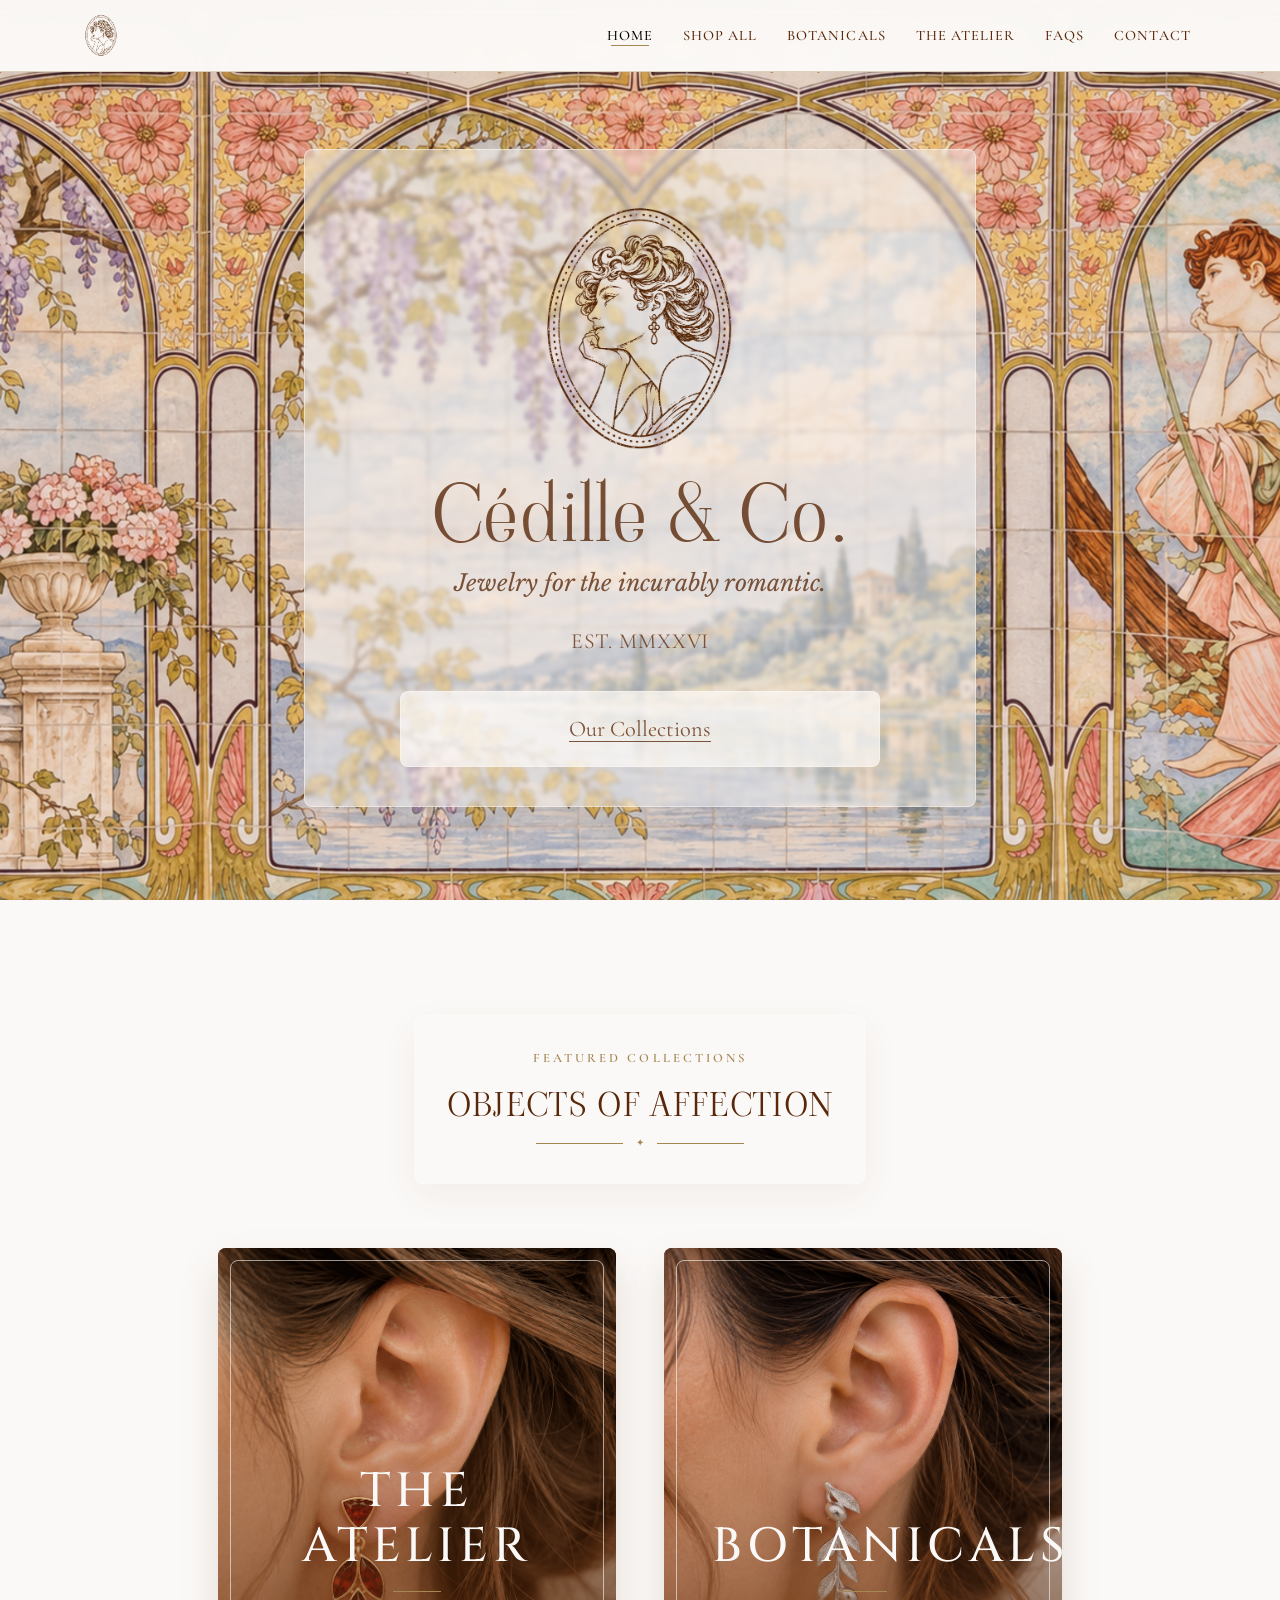
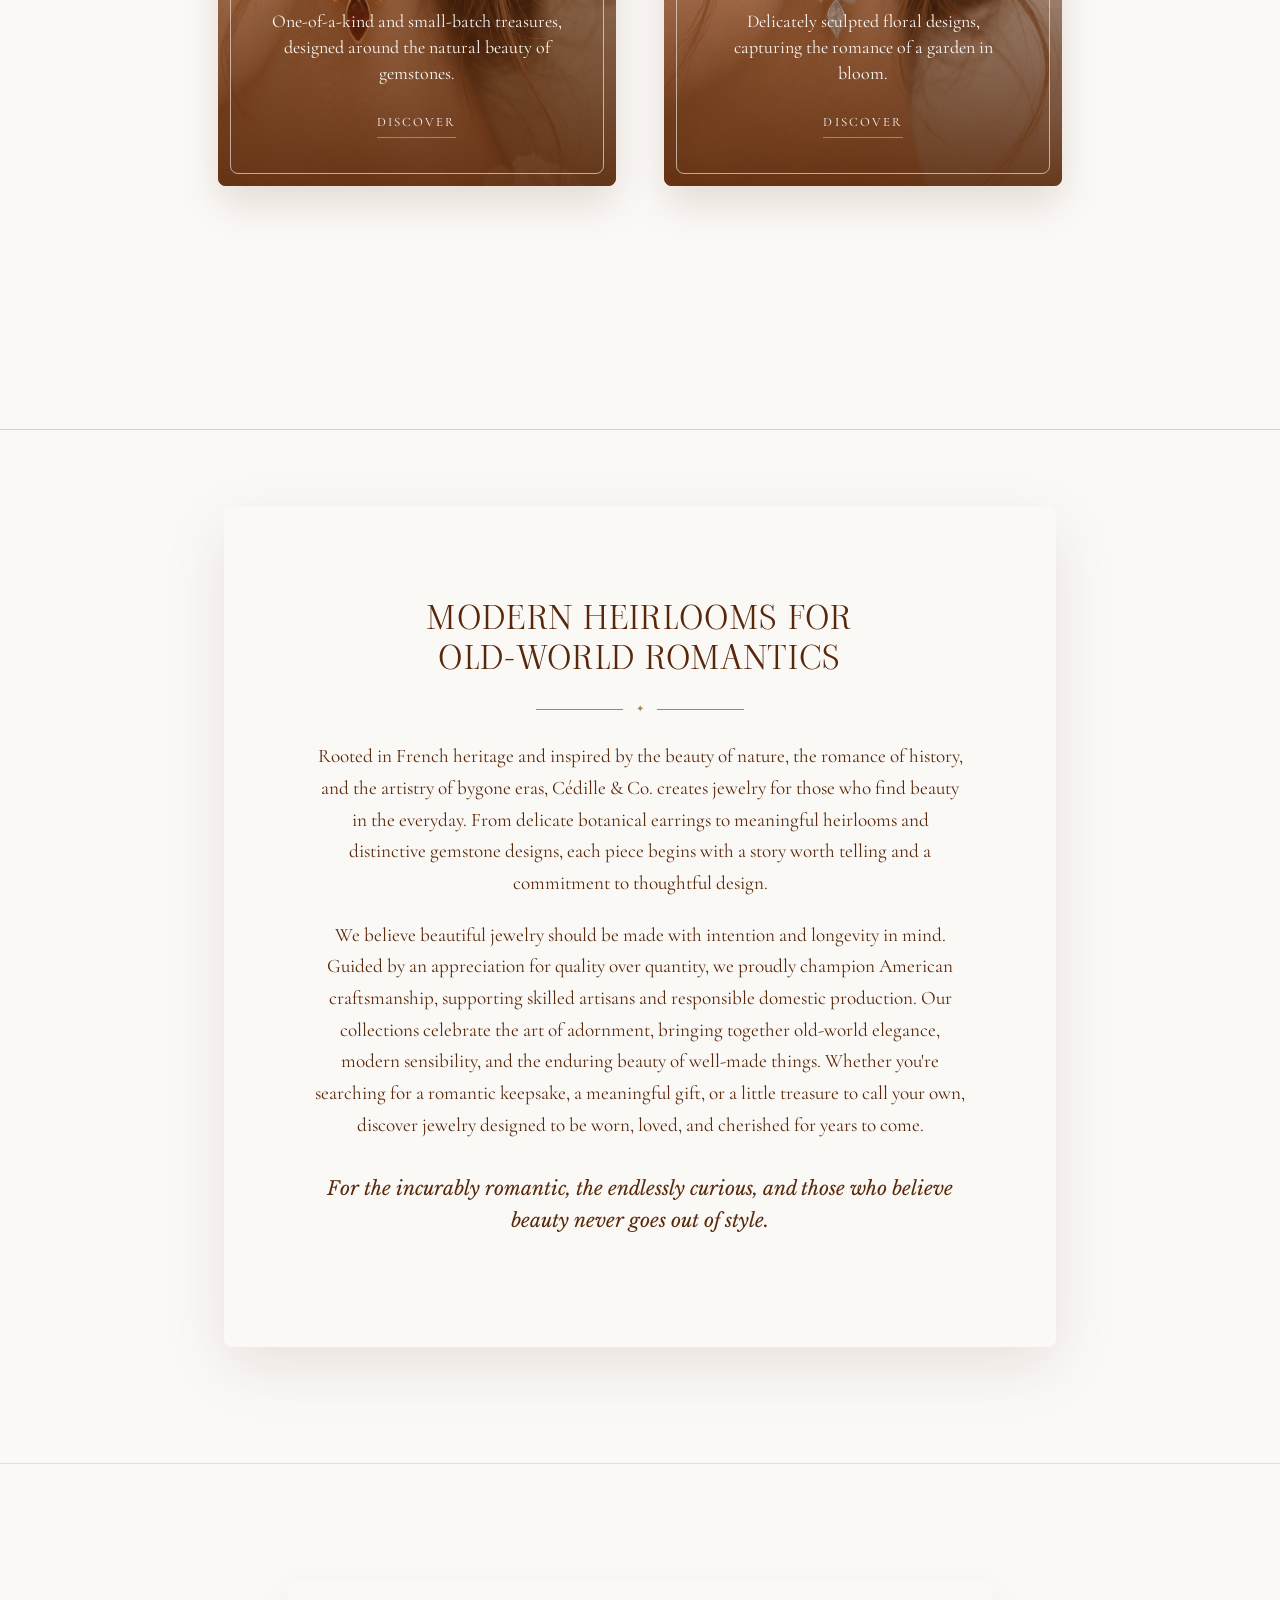
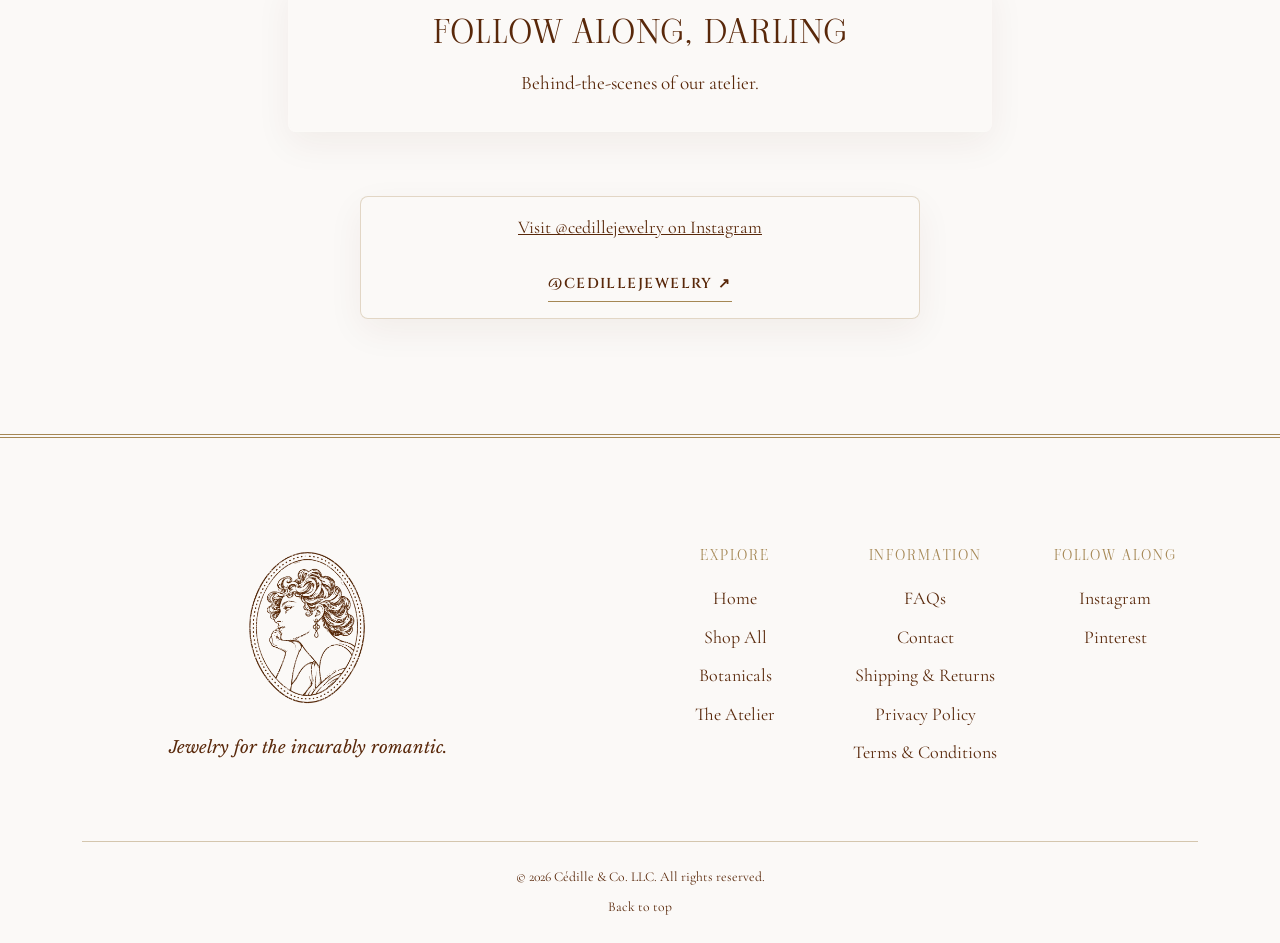
<file: index.html>
<!doctype html>
<html lang="en">
<head>
  <meta charset="utf-8">
  <meta name="p:domain_verify" content="0ad399f4950b280bf55fc4234342d7ba"/>
  <meta name="viewport" content="width=device-width, initial-scale=1">
  <meta name="description" content="Cédille &amp; Co. creates romantic jewelry inspired by nature, history, and stories past.">
  <meta name="theme-color" content="#59280A">
  <title>Cédille &amp; Co. | Jewelry for the incurably romantic</title>
  <link rel="icon" type="image/png" href="assets/Cedille%20and%20Co%20Favicon.png">
  <link rel="preconnect" href="https://fonts.googleapis.com">
  <link rel="preconnect" href="https://fonts.gstatic.com" crossorigin>
  <link href="https://fonts.googleapis.com/css2?family=Cinzel:wght@400;500;600&amp;family=Cormorant+Garamond:ital,wght@0,400;0,500;0,600;1,400&amp;family=Libre+Baskerville:ital,wght@0,400;1,400&amp;display=swap" rel="stylesheet">
  <link href="https://fonts.googleapis.com/css2?family=Viaoda+Libre&amp;display=swap" rel="stylesheet">
  <link href="https://cdn.jsdelivr.net/npm/bootstrap@5.3.3/dist/css/bootstrap.min.css" rel="stylesheet" integrity="sha384-QWTKZyjpPEjISv5WaRU9OFeRpok6YctnYmDr5pNlyT2bRjXh0JMhjY6hW+ALEwIH" crossorigin="anonymous">
  <link rel="stylesheet" href="css/style.css">
</head>
<body>
  <a class="skip-link" href="#main-content">Skip to main content</a>
  <header class="site-header">
    <nav class="navbar navbar-expand-lg" aria-label="Primary navigation">
      <div class="container-xl">
        <a class="navbar-brand" href="#top" aria-label="Cédille and Co. home">
          <span class="navbar-logo-crop" aria-hidden="true">
            <img src="assets/Cedille%20and%20Co%20Primary%20Web%20logo.png" alt="" width="1080" height="1350">
          </span>
        </a>
        <button class="navbar-toggler" type="button" data-bs-toggle="collapse" data-bs-target="#primaryNav" aria-controls="primaryNav" aria-expanded="false" aria-label="Toggle navigation"><span class="navbar-toggler-icon"></span></button>
        <div class="collapse navbar-collapse" id="primaryNav">
          <ul class="navbar-nav ms-auto align-items-lg-center">
            <li class="nav-item"><a class="nav-link active" aria-current="page" href="#top">Home</a></li>
            <li class="nav-item"><a class="nav-link" href="shop.html">Shop All</a></li>
            <li class="nav-item"><a class="nav-link" href="botanicals.html">Botanicals</a></li>
            <li class="nav-item"><a class="nav-link" href="atelier.html">The Atelier</a></li>
            <li class="nav-item"><a class="nav-link" href="faqs.html">FAQs</a></li>
            <li class="nav-item"><a class="nav-link" href="contact.html">Contact</a></li>
          </ul>
        </div>
      </div>
    </nav>
  </header>

  <main id="main-content">
    <section class="hero" id="top" aria-labelledby="hero-title">
      <div class="hero-content">
        <div class="hero-emblem" aria-hidden="true">
          <img class="hero-figure" src="assets/Cedille%20and%20Co%20Primary%20Web%20logo.png" alt="" width="1080" height="1350">
        </div>
        <h1 id="hero-title">Cédille &amp; Co.</h1>
        <p class="hero-tagline">Jewelry for the incurably romantic.</p>
        <p class="hero-established">Est. MMXXVI</p>
        <a class="hero-cta" href="#collections">Our Collections</a>
      </div>
    </section>

    <section class="collections-section section-shell" id="collections" aria-labelledby="collections-title">
      <div class="container-xl">
        <div class="section-heading text-center">
          <p class="eyebrow">Featured Collections</p>
          <h2 id="collections-title">Objects of Affection</h2>
          <div class="ornament" aria-hidden="true"><span>✦</span></div>
        </div>
        <div class="row g-4 g-xl-5 collection-grid">
          <div class="col-lg-6">
            <a class="collection-card" href="atelier.html" aria-labelledby="atelier-title">
              <img src="assets/Garnet%20Leaf%20Earring%20Close-Up.png" alt="Close-up of a garnet leaf earring" width="1312" height="1199">
              <div class="collection-overlay">
                <h3 id="atelier-title">The Atelier</h3>
                <span class="gold-rule" aria-hidden="true"></span>
                <p>One-of-a-kind and small-batch treasures, designed around the natural beauty of gemstones.</p>
                <span class="future-link">Discover</span>
              </div>
            </a>
          </div>
          <div class="col-lg-6">
            <a class="collection-card" href="botanicals.html" aria-labelledby="botanicals-title">
              <img src="assets/Olea%20homepage%20photo.png" alt="Olea botanical jewelry design" width="1199" height="1312" loading="lazy">
              <div class="collection-overlay">
                <h3 id="botanicals-title">Botanicals</h3>
                <span class="gold-rule" aria-hidden="true"></span>
                <p>Delicately sculpted floral designs, capturing the romance of a garden in bloom.</p>
                <span class="future-link">Discover</span>
              </div>
            </a>
          </div>
        </div>
      </div>
    </section>

    <section class="story-section section-shell" aria-labelledby="story-title">
      <div class="story-panel">
        <h2 id="story-title">Modern Heirlooms for Old-World Romantics</h2>
        <div class="ornament" aria-hidden="true"><span>✦</span></div>
        <p>Rooted in French heritage and inspired by the beauty of nature, the romance of history, and the artistry of bygone eras, Cédille & Co. creates jewelry for those who find beauty in the everyday. From delicate botanical earrings to meaningful heirlooms and distinctive gemstone designs, each piece begins with a story worth telling and a commitment to thoughtful design.</p>
        <p>We believe beautiful jewelry should be made with intention and longevity in mind. Guided by an appreciation for quality over quantity, we proudly champion American craftsmanship, supporting skilled artisans and responsible domestic production. Our collections celebrate the art of adornment, bringing together old-world elegance, modern sensibility, and the enduring beauty of well-made things. Whether you're searching for a romantic keepsake, a meaningful gift, or a little treasure to call your own, discover jewelry designed to be worn, loved, and cherished for years to come.</p>
        <p class="story-close">For the incurably romantic, the endlessly curious, and those who believe beauty never goes out of style.

</p>
      </div>
    </section>

    <section class="instagram-section section-shell" aria-labelledby="instagram-title">
      <div class="container">
        <div class="section-heading text-center">
          <h2 id="instagram-title">Follow Along, Darling</h2>
          <p>Behind-the-scenes of our atelier.</p>
        </div>
        <div class="instagram-frame">
          <blockquote class="instagram-media" data-instgrm-permalink="https://www.instagram.com/cedillejewelry/" data-instgrm-version="14"><a href="https://www.instagram.com/cedillejewelry/" target="_blank" rel="noopener noreferrer">Visit @cedillejewelry on Instagram</a></blockquote>
          <a class="instagram-fallback" href="https://www.instagram.com/cedillejewelry/" target="_blank" rel="noopener noreferrer">@cedillejewelry <span aria-hidden="true">↗</span></a>
        </div>
      </div>
    </section>
  </main>

  <footer class="site-footer">
    <div class="container-xl">
      <div class="row gy-5 align-items-start">
        <div class="col-lg-5 footer-brand">
          <img src="assets/Cedille%20and%20Co%20Primary%20Web%20logo.png" alt="Cédille and Co." width="1080" height="1350" loading="lazy">
          <p>Jewelry for the incurably romantic.</p>
        </div>
        <div class="col-6 col-lg-2 offset-lg-1"><h2>Explore</h2><ul><li><a href="#top">Home</a></li><li><a href="shop.html">Shop All</a></li><li><a href="botanicals.html">Botanicals</a></li><li><a href="atelier.html">The Atelier</a></li></ul></div>
        <div class="col-6 col-lg-2"><h2>Information</h2><ul><li><a href="faqs.html">FAQs</a></li><li><a href="contact.html">Contact</a></li><li><a class="placeholder-link" href="#">Shipping &amp; Returns</a></li><li><a href="legal.html#privacy-policy">Privacy Policy</a></li><li><a href="legal.html#terms-of-service">Terms &amp; Conditions</a></li></ul></div>
        <div class="col-12 col-lg-2"><h2>Follow Along</h2><ul><li><a href="https://www.instagram.com/cedillejewelry/" target="_blank" rel="noopener noreferrer">Instagram</a></li><li><a href="https://www.pinterest.com/cedillejewelry/" target="_blank" rel="noopener noreferrer">Pinterest</a></li></ul></div>
      </div>
      <div class="footer-bottom"><p>&copy; 2026 Cédille &amp; Co. LLC. All rights reserved.</p><a href="#top">Back to top</a></div>
    </div>
  </footer>
  <script src="https://cdn.jsdelivr.net/npm/bootstrap@5.3.3/dist/js/bootstrap.bundle.min.js" integrity="sha384-YvpcrYf0tY3lHB60NNkmXc5s9fDVZLESaAA55NDzOxhy9GkcIdslK1eN7N6jIeHz" crossorigin="anonymous"></script>
  <script async src="https://www.instagram.com/embed.js"></script>
  <script src="js/main.js"></script>
</body>
</html>
</file>
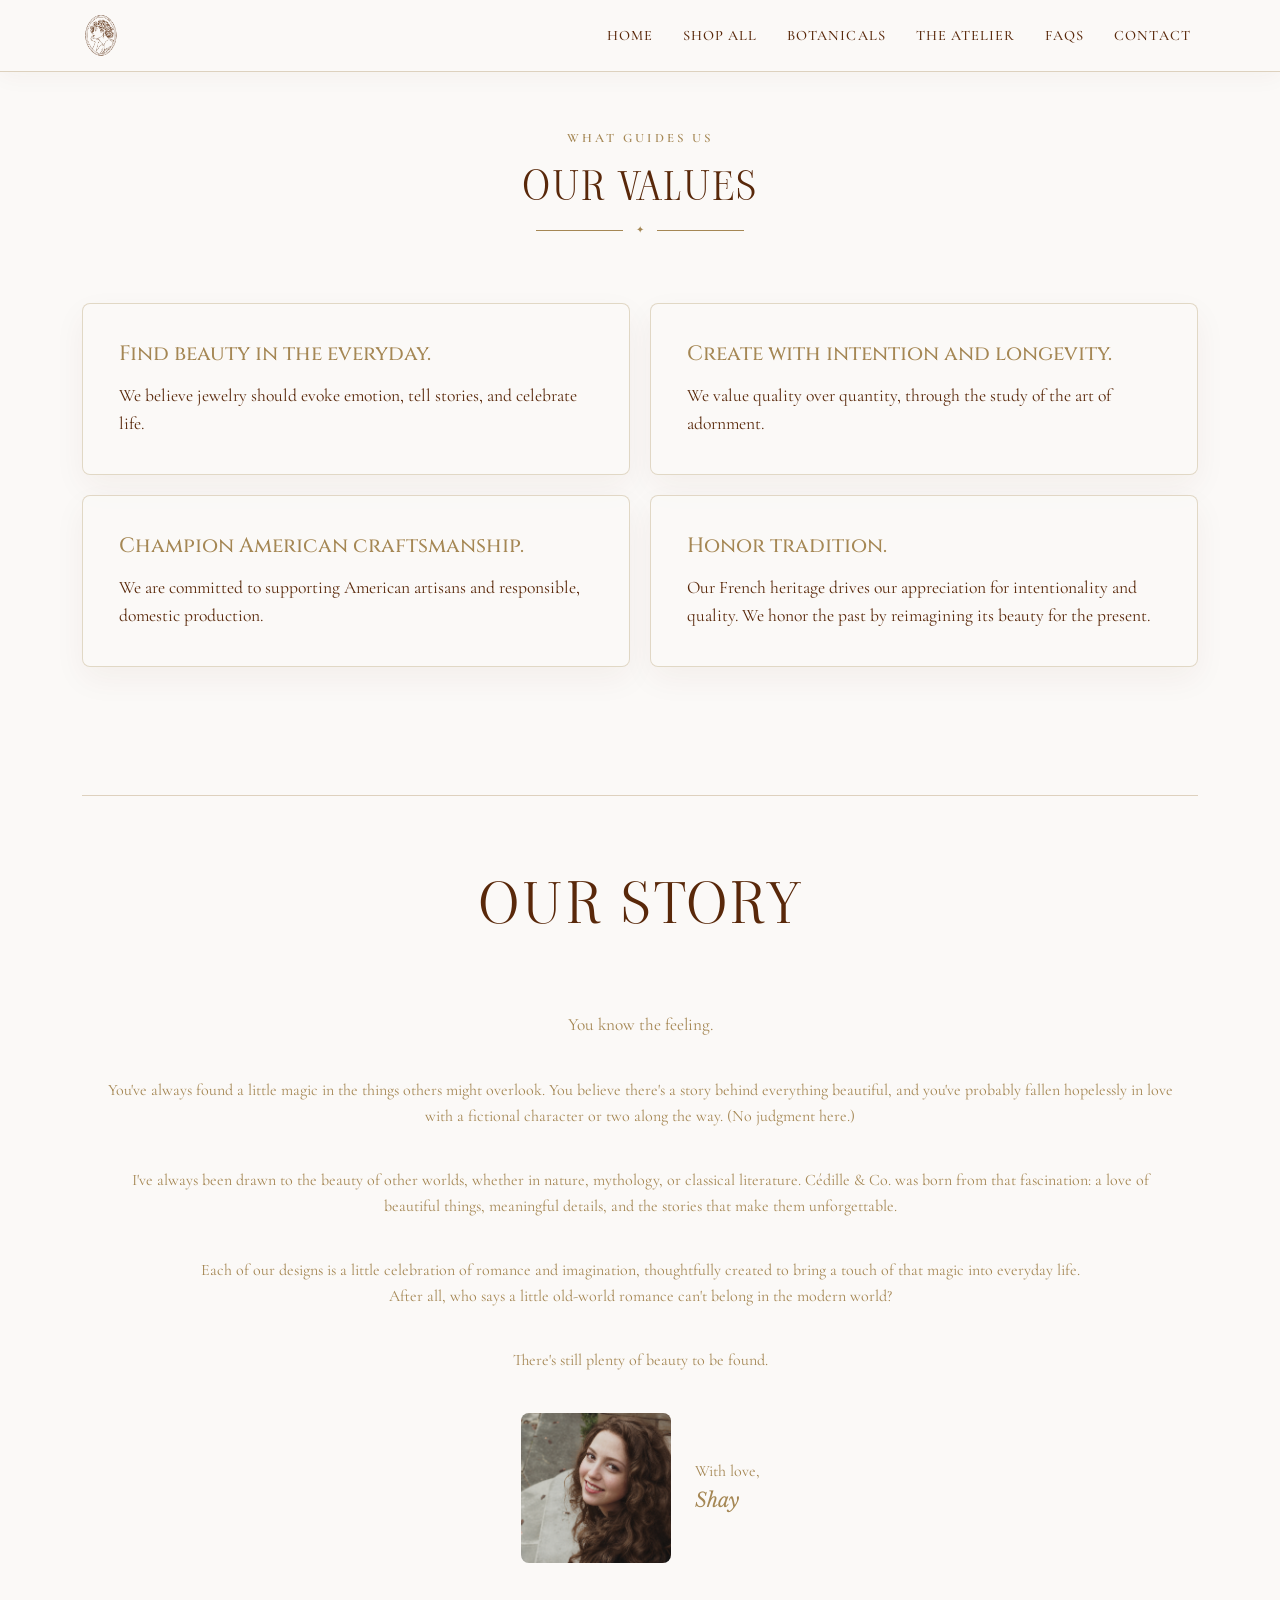
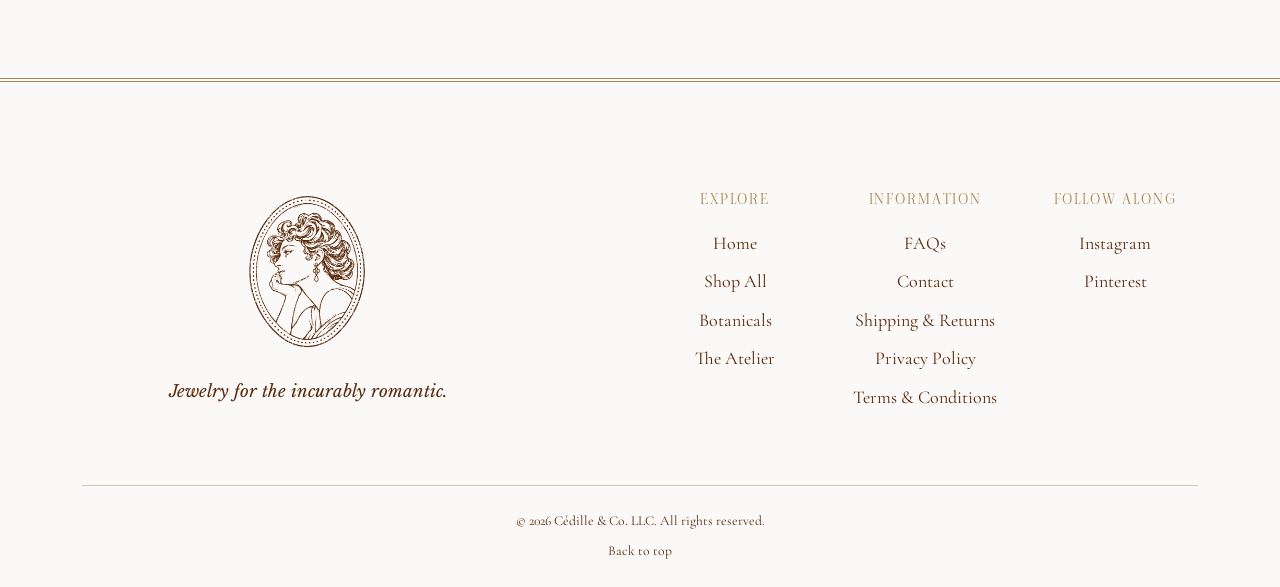
<file: about.html>
<!doctype html>
<html lang="en">
<head>
  <meta charset="utf-8">
  <meta name="viewport" content="width=device-width, initial-scale=1">
  <meta name="description" content="The story behind Cédille &amp; Co. Jewelry and its celebration of romance, imagination, and old-world beauty.">
  <meta name="theme-color" content="#FBF9F7">
  <title>Our Story | Cédille &amp; Co.</title>
  <link rel="icon" type="image/png" href="assets/Cedille%20and%20Co%20Favicon.png">
  <link rel="preconnect" href="https://fonts.googleapis.com">
  <link rel="preconnect" href="https://fonts.gstatic.com" crossorigin>
  <link href="https://fonts.googleapis.com/css2?family=Cinzel:wght@400;500;600&amp;family=Cormorant+Garamond:ital,wght@0,400;0,500;0,600;1,400&amp;family=Libre+Baskerville:ital,wght@0,400;1,400&amp;display=swap" rel="stylesheet">
  <link href="https://fonts.googleapis.com/css2?family=Viaoda+Libre&amp;display=swap" rel="stylesheet">
  <link href="https://cdn.jsdelivr.net/npm/bootstrap@5.3.3/dist/css/bootstrap.min.css" rel="stylesheet" integrity="sha384-QWTKZyjpPEjISv5WaRU9OFeRpok6YctnYmDr5pNlyT2bRjXh0JMhjY6hW+ALEwIH" crossorigin="anonymous">
  <link rel="stylesheet" href="css/style.css">
</head>
<body class="about-page">
  <a class="skip-link" href="#about-content">Skip to our story</a>

  <header class="site-header" id="top">
    <nav class="navbar navbar-expand-lg" aria-label="Primary navigation">
      <div class="container-xl">
        <a class="navbar-brand" href="index.html" aria-label="Cédille and Co. home">
          <span class="navbar-logo-crop" aria-hidden="true"><img src="assets/Cedille%20and%20Co%20Primary%20Web%20logo.png" alt="" width="1080" height="1350"></span>
        </a>
        <button class="navbar-toggler" type="button" data-bs-toggle="collapse" data-bs-target="#primaryNav" aria-controls="primaryNav" aria-expanded="false" aria-label="Toggle navigation"><span class="navbar-toggler-icon"></span></button>
        <div class="collapse navbar-collapse" id="primaryNav">
          <ul class="navbar-nav ms-auto align-items-lg-center">
            <li class="nav-item"><a class="nav-link" href="index.html">Home</a></li>
            <li class="nav-item"><a class="nav-link" href="shop.html">Shop All</a></li>
            <li class="nav-item"><a class="nav-link" href="botanicals.html">Botanicals</a></li>
            <li class="nav-item"><a class="nav-link" href="atelier.html">The Atelier</a></li>
            <li class="nav-item"><a class="nav-link" href="faqs.html">FAQs</a></li>
            <li class="nav-item"><a class="nav-link" href="contact.html">Contact</a></li>
          </ul>
        </div>
      </div>
    </nav>
  </header>

  <main class="about-main" id="about-content">
    <div class="container-xl">
      <section class="values-section" aria-labelledby="values-title">
        <div class="values-heading">
          <p class="eyebrow">What guides us</p>
          <h2 id="values-title">Our Values</h2>
          <div class="ornament" aria-hidden="true"><span>✦</span></div>
        </div>
        <div class="values-grid">
          <article class="value-card">
            <h3>Find beauty in the everyday.</h3>
            <p>We believe jewelry should evoke emotion, tell stories, and celebrate life.</p>
          </article>
          <article class="value-card">
            <h3>Create with intention and longevity.</h3>
            <p>We value quality over quantity, through the study of the art of adornment.</p>
          </article>
          <article class="value-card">
            <h3>Champion American craftsmanship.</h3>
            <p>We are committed to supporting American artisans and responsible, domestic production.</p>
          </article>
          <article class="value-card">
            <h3>Honor tradition.</h3>
            <p>Our French heritage drives our appreciation for intentionality and quality. We honor the past by reimagining its beauty for the present.</p>
          </article>
        </div>
      </section>

      <section class="story-section" aria-labelledby="story-heading">
        <header class="about-heading">
          <h1 id="story-heading">Our Story</h1>
          <h2 class="visually-hidden">A little nostalgia, a little romance.</h2>
        </header>

        <div class="about-layout">
          <div class="about-copy">
            <p class="about-opening">You know the feeling.</p>
            <p>You've always found a little magic in the things others might overlook. You believe there's a story behind everything beautiful, and you've probably fallen hopelessly in love with a fictional character or two along the way. <span class="aside">(No judgment here.)</span></p>
            <p>I've always been drawn to the beauty of other worlds, whether in nature, mythology, or classical literature. Cédille &amp; Co. was born from that fascination: a love of beautiful things, meaningful details, and the stories that make them unforgettable.</p>
            <p>Each of our designs is a little celebration of romance and imagination, thoughtfully created to bring a touch of that magic into everyday life.<br>After all, who says a little old-world romance can't belong in the modern world?</p>
            <p>There's still plenty of beauty to be found.</p>
            <div class="story-signoff">
              <figure class="about-portrait">
                <img src="assets/Shay%20Cedille%20Headshot.png" alt="Portrait of Shay, founder of Cédille and Co." width="1254" height="1254">
              </figure>
              <p class="about-signature">With love,<br><em>Shay</em></p>
            </div>
          </div>
        </div>
      </section>
    </div>
  </main>

  <footer class="site-footer">
    <div class="container-xl">
      <div class="row gy-5 align-items-start">
        <div class="col-lg-5 footer-brand"><img src="assets/Cedille%20and%20Co%20Primary%20Web%20logo.png" alt="Cédille and Co." width="1080" height="1350" loading="lazy"><p>Jewelry for the incurably romantic.</p></div>
        <div class="col-6 col-lg-2 offset-lg-1"><h2>Explore</h2><ul><li><a href="index.html">Home</a></li><li><a href="shop.html">Shop All</a></li><li><a href="botanicals.html">Botanicals</a></li><li><a href="atelier.html">The Atelier</a></li></ul></div>
        <div class="col-6 col-lg-2"><h2>Information</h2><ul><li><a href="faqs.html">FAQs</a></li><li><a href="contact.html">Contact</a></li><li><a class="placeholder-link" href="#">Shipping &amp; Returns</a></li><li><a href="legal.html#privacy-policy">Privacy Policy</a></li><li><a href="legal.html#terms-of-service">Terms &amp; Conditions</a></li></ul></div>
        <div class="col-12 col-lg-2"><h2>Follow Along</h2><ul><li><a href="https://www.instagram.com/cedillejewelry/" target="_blank" rel="noopener noreferrer">Instagram</a></li><li><a href="https://www.pinterest.com/cedillejewelry/" target="_blank" rel="noopener noreferrer">Pinterest</a></li></ul></div>
      </div>
      <div class="footer-bottom"><p>&copy; 2026 Cédille &amp; Co. LLC. All rights reserved.</p><a href="#top">Back to top</a></div>
    </div>
  </footer>
  <script src="https://cdn.jsdelivr.net/npm/bootstrap@5.3.3/dist/js/bootstrap.bundle.min.js" integrity="sha384-YvpcrYf0tY3lHB60NNkmXc5s9fDVZLESaAA55NDzOxhy9GkcIdslK1eN7N6jIeHz" crossorigin="anonymous"></script>
  <script src="js/main.js"></script>
</body>
</html>
</file>
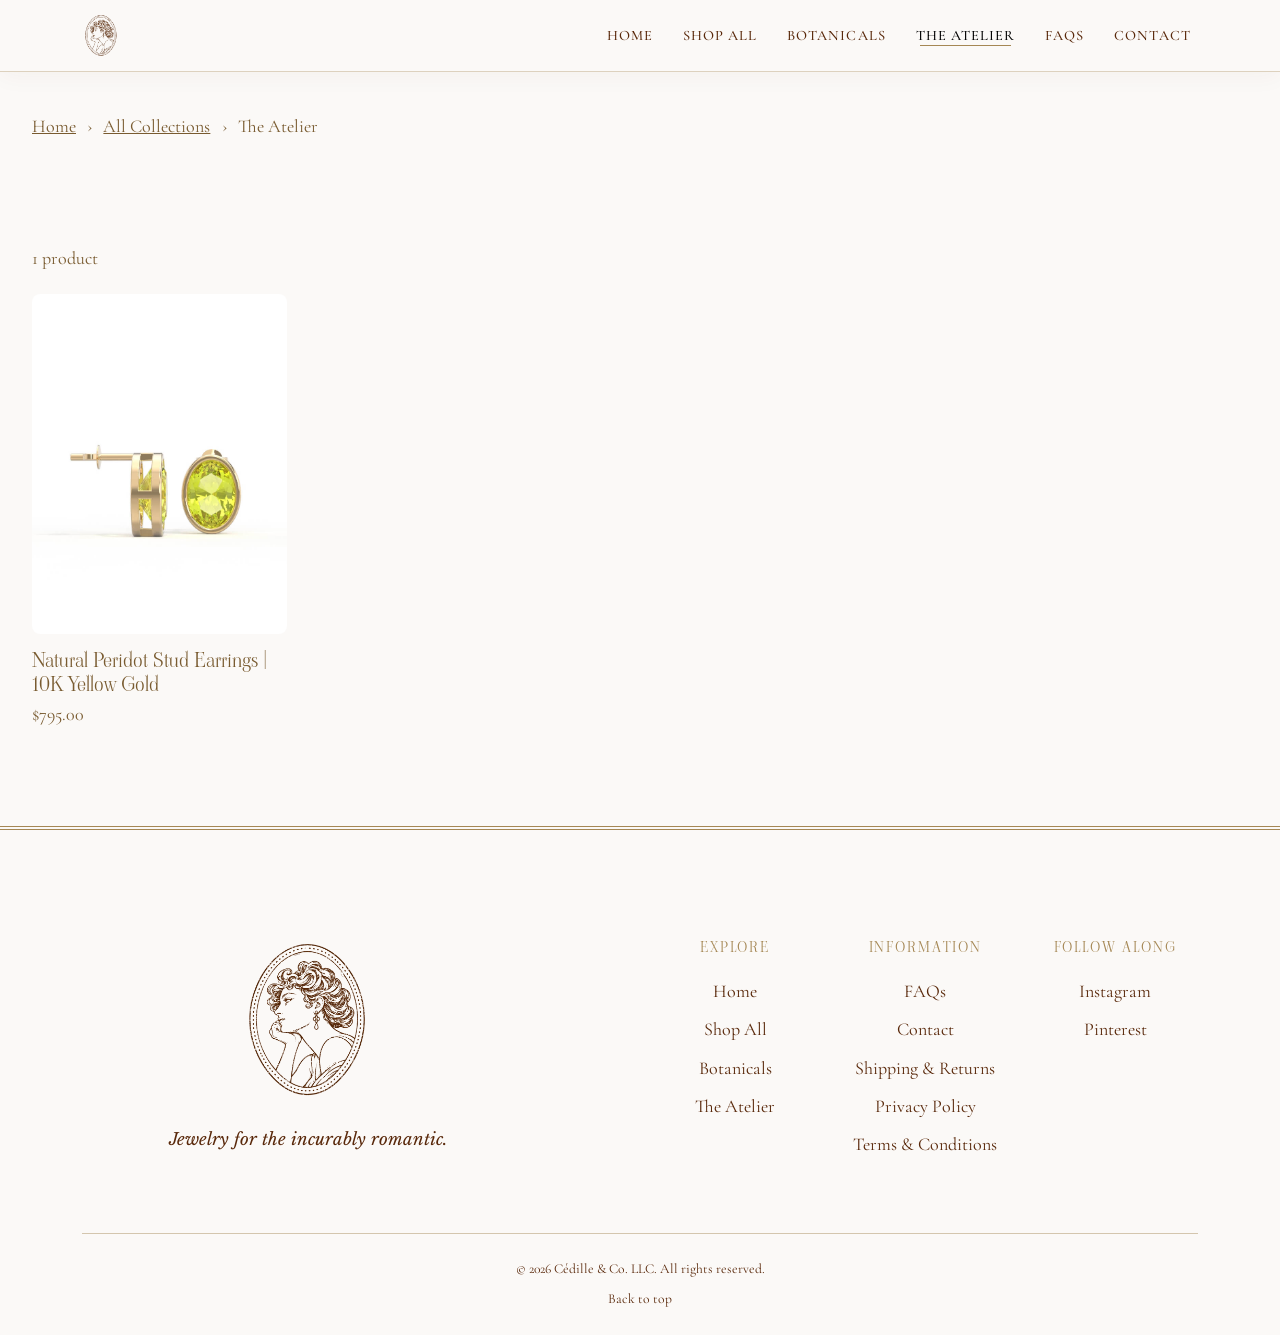
<file: atelier.html>
<!doctype html>
<html lang="en">
<head>
  <meta charset="utf-8">
  <meta name="viewport" content="width=device-width, initial-scale=1">
  <meta name="description" content="Shop The Atelier Collection from Cédille &amp; Co.">
  <meta name="theme-color" content="#FBF9F7">
  <title>The Atelier | Cédille &amp; Co.</title>
  <link rel="icon" type="image/png" href="assets/Cedille%20and%20Co%20Favicon.png">
  <link rel="preconnect" href="https://fonts.googleapis.com">
  <link rel="preconnect" href="https://fonts.gstatic.com" crossorigin>
  <link href="https://fonts.googleapis.com/css2?family=Cinzel:wght@400;500;600&amp;family=Cormorant+Garamond:ital,wght@0,400;0,500;0,600;1,400&amp;family=Libre+Baskerville:ital,wght@0,400;1,400&amp;display=swap" rel="stylesheet">
  <link href="https://fonts.googleapis.com/css2?family=Viaoda+Libre&amp;display=swap" rel="stylesheet">
  <link href="https://cdn.jsdelivr.net/npm/bootstrap@5.3.3/dist/css/bootstrap.min.css" rel="stylesheet" integrity="sha384-QWTKZyjpPEjISv5WaRU9OFeRpok6YctnYmDr5pNlyT2bRjXh0JMhjY6hW+ALEwIH" crossorigin="anonymous">
  <link rel="stylesheet" href="css/style.css">
</head>
<body class="shop-page">
  <a class="skip-link" href="#shop-content">Skip to products</a>

  <header class="site-header" id="top">
    <nav class="navbar navbar-expand-lg" aria-label="Primary navigation">
      <div class="container-xl">
        <a class="navbar-brand" href="index.html" aria-label="Cédille and Co. home">
          <span class="navbar-logo-crop" aria-hidden="true"><img src="assets/Cedille%20and%20Co%20Primary%20Web%20logo.png" alt="" width="1080" height="1350"></span>
        </a>
        <button class="navbar-toggler" type="button" data-bs-toggle="collapse" data-bs-target="#primaryNav" aria-controls="primaryNav" aria-expanded="false" aria-label="Toggle navigation"><span class="navbar-toggler-icon"></span></button>
        <div class="collapse navbar-collapse" id="primaryNav">
          <ul class="navbar-nav ms-auto align-items-lg-center">
            <li class="nav-item"><a class="nav-link" href="index.html">Home</a></li>
            <li class="nav-item"><a class="nav-link" href="shop.html">Shop All</a></li>
            <li class="nav-item"><a class="nav-link" href="botanicals.html">Botanicals</a></li>
            <li class="nav-item"><a class="nav-link active" href="atelier.html" aria-current="page">The Atelier</a></li>
            <li class="nav-item"><a class="nav-link" href="faqs.html">FAQs</a></li>
            <li class="nav-item"><a class="nav-link" href="contact.html">Contact</a></li>
          </ul>
        </div>
      </div>
    </nav>
  </header>

  <main class="shop-main" id="shop-content">
    <nav class="shop-breadcrumb" aria-label="Breadcrumb">
      <a href="index.html">Home</a>
      <span aria-hidden="true">›</span>
      <a href="shop.html">All Collections</a>
      <span aria-hidden="true">›</span>
      <span aria-current="page">The Atelier</span>
    </nav>
    <h1 class="visually-hidden">The Atelier</h1>
    <p class="shop-count">1 product</p>
    <div class="shop-grid">
      <article class="shop-card">
        <a href="peridotstuds.html">
          <img src="assets/Peridot%201%20%281%29.jpg" alt="" width="1000" height="1000">
          <h2>Natural Peridot Stud Earrings | 10K Yellow Gold</h2>
          <p>$795.00</p>
        </a>
      </article>
    </div>
  </main>

  <footer class="site-footer">
    <div class="container-xl">
      <div class="row gy-5 align-items-start">
        <div class="col-lg-5 footer-brand"><img src="assets/Cedille%20and%20Co%20Primary%20Web%20logo.png" alt="Cédille and Co." width="1080" height="1350" loading="lazy"><p>Jewelry for the incurably romantic.</p></div>
        <div class="col-6 col-lg-2 offset-lg-1"><h2>Explore</h2><ul><li><a href="index.html">Home</a></li><li><a href="shop.html">Shop All</a></li><li><a href="botanicals.html">Botanicals</a></li><li><a href="atelier.html" aria-current="page">The Atelier</a></li></ul></div>
        <div class="col-6 col-lg-2"><h2>Information</h2><ul><li><a href="faqs.html">FAQs</a></li><li><a href="contact.html">Contact</a></li><li><a class="placeholder-link" href="#">Shipping &amp; Returns</a></li><li><a href="legal.html#privacy-policy">Privacy Policy</a></li><li><a href="legal.html#terms-of-service">Terms &amp; Conditions</a></li></ul></div>
        <div class="col-12 col-lg-2"><h2>Follow Along</h2><ul><li><a href="https://www.instagram.com/cedillejewelry/" target="_blank" rel="noopener noreferrer">Instagram</a></li><li><a href="https://www.pinterest.com/cedillejewelry/" target="_blank" rel="noopener noreferrer">Pinterest</a></li></ul></div>
      </div>
      <div class="footer-bottom"><p>&copy; 2026 Cédille &amp; Co. LLC. All rights reserved.</p><a href="#top">Back to top</a></div>
    </div>
  </footer>
  <script src="https://cdn.jsdelivr.net/npm/bootstrap@5.3.3/dist/js/bootstrap.bundle.min.js" integrity="sha384-YvpcrYf0tY3lHB60NNkmXc5s9fDVZLESaAA55NDzOxhy9GkcIdslK1eN7N6jIeHz" crossorigin="anonymous"></script>
  <script src="js/main.js"></script>
</body>
</html>
</file>
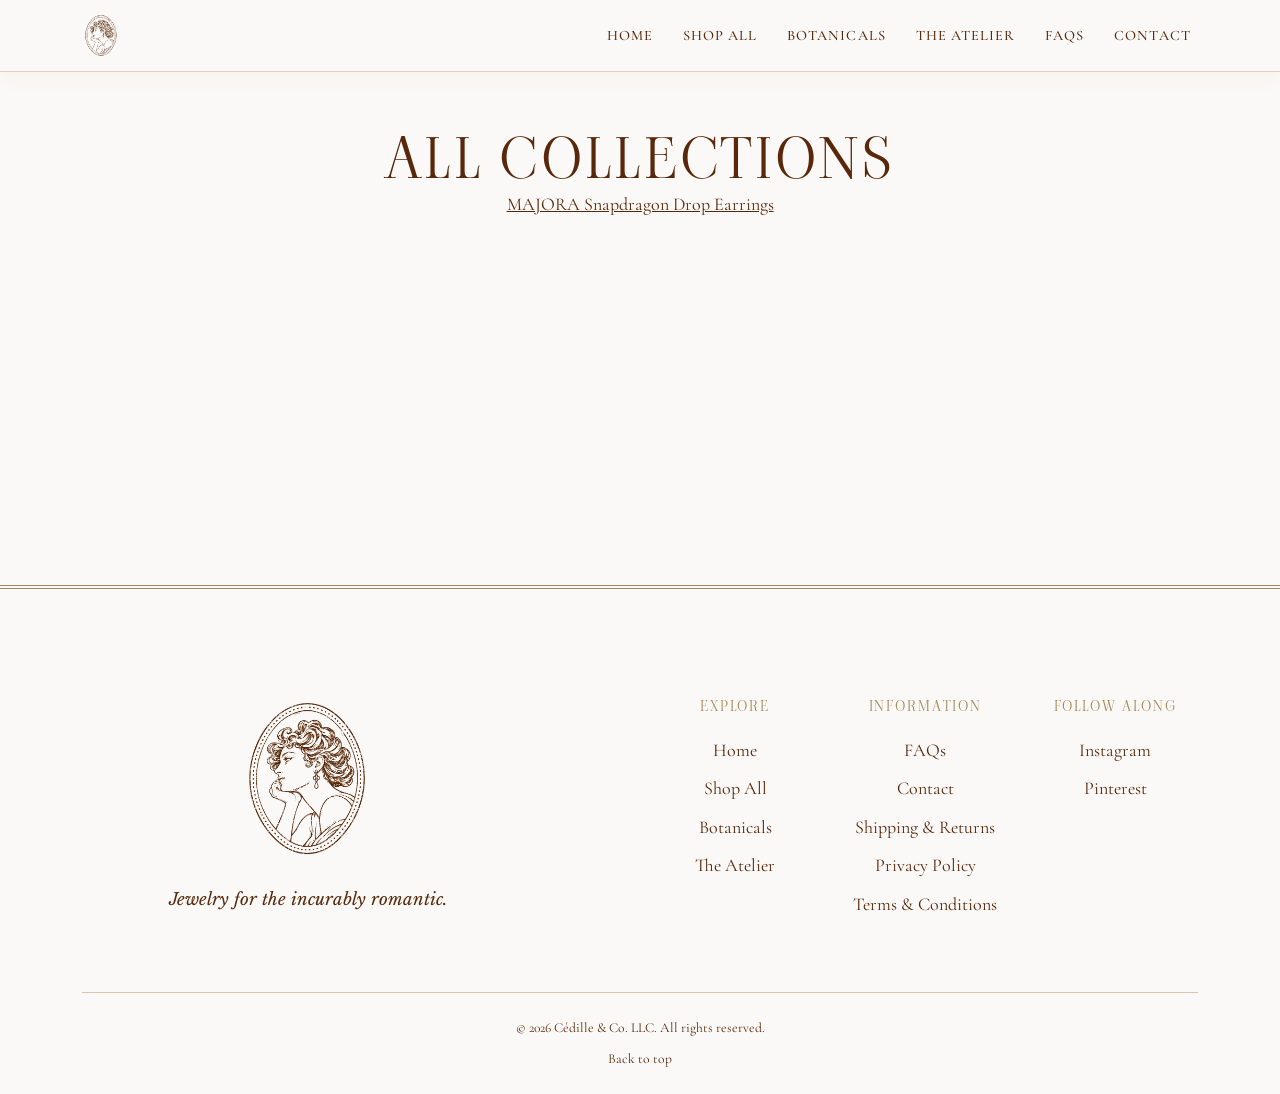
<file: collections.html>
<!doctype html>
<html lang="en">
<head>
  <meta charset="utf-8">
  <meta name="viewport" content="width=device-width, initial-scale=1">
  <meta name="description" content="Explore all jewelry collections from Cédille &amp; Co.">
  <meta name="theme-color" content="#FBF9F7">
  <title>All Collections | Cédille &amp; Co.</title>
  <link rel="icon" type="image/png" href="assets/Cedille%20and%20Co%20Favicon.png">
  <link rel="preconnect" href="https://fonts.googleapis.com">
  <link rel="preconnect" href="https://fonts.gstatic.com" crossorigin>
  <link href="https://fonts.googleapis.com/css2?family=Cinzel:wght@400;500;600&amp;family=Cormorant+Garamond:ital,wght@0,400;0,500;0,600;1,400&amp;family=Libre+Baskerville:ital,wght@0,400;1,400&amp;display=swap" rel="stylesheet">
  <link href="https://fonts.googleapis.com/css2?family=Viaoda+Libre&amp;display=swap" rel="stylesheet">
  <link href="https://cdn.jsdelivr.net/npm/bootstrap@5.3.3/dist/css/bootstrap.min.css" rel="stylesheet" integrity="sha384-QWTKZyjpPEjISv5WaRU9OFeRpok6YctnYmDr5pNlyT2bRjXh0JMhjY6hW+ALEwIH" crossorigin="anonymous">
  <link rel="stylesheet" href="css/style.css">
</head>
<body class="about-page">
  <a class="skip-link" href="#collections-content">Skip to all collections</a>

  <header class="site-header" id="top">
    <nav class="navbar navbar-expand-lg" aria-label="Primary navigation">
      <div class="container-xl">
        <a class="navbar-brand" href="index.html" aria-label="Cédille and Co. home">
          <span class="navbar-logo-crop" aria-hidden="true"><img src="assets/Cedille%20and%20Co%20Primary%20Web%20logo.png" alt="" width="1080" height="1350"></span>
        </a>
        <button class="navbar-toggler" type="button" data-bs-toggle="collapse" data-bs-target="#primaryNav" aria-controls="primaryNav" aria-expanded="false" aria-label="Toggle navigation"><span class="navbar-toggler-icon"></span></button>
        <div class="collapse navbar-collapse" id="primaryNav">
          <ul class="navbar-nav ms-auto align-items-lg-center">
            <li class="nav-item"><a class="nav-link" href="index.html">Home</a></li>
            <li class="nav-item"><a class="nav-link" href="shop.html">Shop All</a></li>
            <li class="nav-item"><a class="nav-link" href="botanicals.html">Botanicals</a></li>
            <li class="nav-item"><a class="nav-link" href="atelier.html">The Atelier</a></li>
            <li class="nav-item"><a class="nav-link" href="faqs.html">FAQs</a></li>
            <li class="nav-item"><a class="nav-link" href="contact.html">Contact</a></li>
          </ul>
        </div>
      </div>
    </nav>
  </header>

  <main class="about-main collections-main" id="collections-content">
    <div class="container-xl">
      <header class="about-heading">
        <h1>All Collections</h1>
        <p><a href="majora.html">MAJORA Snapdragon Drop Earrings</a></p>
      </header>
    </div>
  </main>

  <footer class="site-footer">
    <div class="container-xl">
      <div class="row gy-5 align-items-start">
        <div class="col-lg-5 footer-brand"><img src="assets/Cedille%20and%20Co%20Primary%20Web%20logo.png" alt="Cédille and Co." width="1080" height="1350" loading="lazy"><p>Jewelry for the incurably romantic.</p></div>
        <div class="col-6 col-lg-2 offset-lg-1"><h2>Explore</h2><ul><li><a href="index.html">Home</a></li><li><a href="shop.html">Shop All</a></li><li><a href="botanicals.html">Botanicals</a></li><li><a href="atelier.html">The Atelier</a></li></ul></div>
        <div class="col-6 col-lg-2"><h2>Information</h2><ul><li><a href="faqs.html">FAQs</a></li><li><a href="contact.html">Contact</a></li><li><a class="placeholder-link" href="#">Shipping &amp; Returns</a></li><li><a href="legal.html#privacy-policy">Privacy Policy</a></li><li><a href="legal.html#terms-of-service">Terms &amp; Conditions</a></li></ul></div>
        <div class="col-12 col-lg-2"><h2>Follow Along</h2><ul><li><a href="https://www.instagram.com/cedillejewelry/" target="_blank" rel="noopener noreferrer">Instagram</a></li><li><a href="https://www.pinterest.com/cedillejewelry/" target="_blank" rel="noopener noreferrer">Pinterest</a></li></ul></div>
      </div>
      <div class="footer-bottom"><p>&copy; 2026 Cédille &amp; Co. LLC. All rights reserved.</p><a href="#top">Back to top</a></div>
    </div>
  </footer>
  <script src="https://cdn.jsdelivr.net/npm/bootstrap@5.3.3/dist/js/bootstrap.bundle.min.js" integrity="sha384-YvpcrYf0tY3lHB60NNkmXc5s9fDVZLESaAA55NDzOxhy9GkcIdslK1eN7N6jIeHz" crossorigin="anonymous"></script>
  <script src="js/main.js"></script>
</body>
</html>
</file>
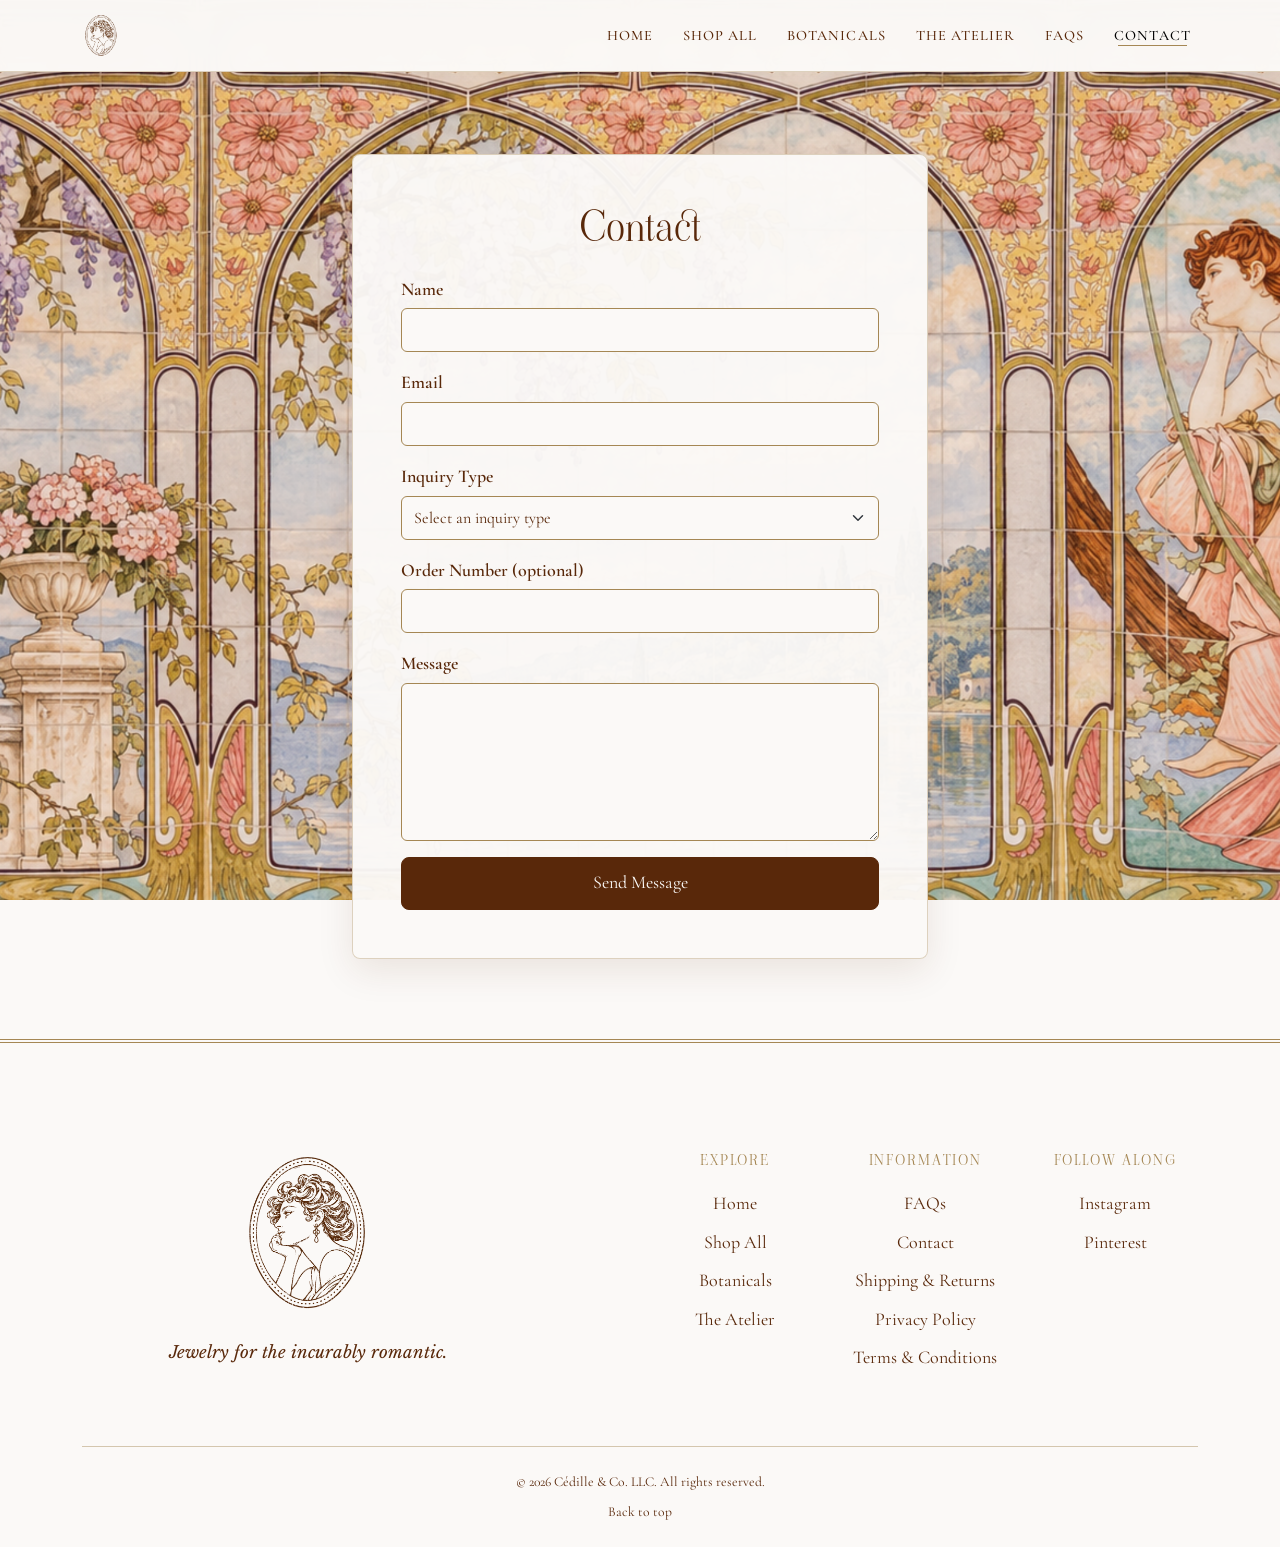
<file: contact.html>
<!doctype html>
<html lang="en">
<head>
  <meta charset="utf-8">
  <meta name="viewport" content="width=device-width, initial-scale=1">
  <meta name="description" content="Contact Cédille &amp; Co. about orders, partnerships, and general inquiries.">
  <meta name="theme-color" content="#FBF9F7">
  <title>Contact | Cédille &amp; Co.</title>
  <link rel="icon" type="image/png" href="assets/Cedille%20and%20Co%20Favicon.png">
  <link rel="preconnect" href="https://fonts.googleapis.com">
  <link rel="preconnect" href="https://fonts.gstatic.com" crossorigin>
  <link href="https://fonts.googleapis.com/css2?family=Cinzel:wght@400;500;600&amp;family=Cormorant+Garamond:ital,wght@0,400;0,500;0,600;1,400&amp;family=Libre+Baskerville:ital,wght@0,400;1,400&amp;display=swap" rel="stylesheet">
  <link href="https://fonts.googleapis.com/css2?family=Viaoda+Libre&amp;display=swap" rel="stylesheet">
  <link href="https://cdn.jsdelivr.net/npm/bootstrap@5.3.3/dist/css/bootstrap.min.css" rel="stylesheet" integrity="sha384-QWTKZyjpPEjISv5WaRU9OFeRpok6YctnYmDr5pNlyT2bRjXh0JMhjY6hW+ALEwIH" crossorigin="anonymous">
  <link rel="stylesheet" href="css/style.css">
</head>
<body>
  <a class="skip-link" href="#contact-content">Skip to contact form</a>

  <header class="site-header" id="top">
    <nav class="navbar navbar-expand-lg" aria-label="Primary navigation">
      <div class="container-xl">
        <a class="navbar-brand" href="index.html" aria-label="Cédille and Co. home">
          <span class="navbar-logo-crop" aria-hidden="true"><img src="assets/Cedille%20and%20Co%20Primary%20Web%20logo.png" alt="" width="1080" height="1350"></span>
        </a>
        <button class="navbar-toggler" type="button" data-bs-toggle="collapse" data-bs-target="#primaryNav" aria-controls="primaryNav" aria-expanded="false" aria-label="Toggle navigation"><span class="navbar-toggler-icon"></span></button>
        <div class="collapse navbar-collapse" id="primaryNav">
          <ul class="navbar-nav ms-auto align-items-lg-center">
            <li class="nav-item"><a class="nav-link" href="index.html">Home</a></li>
            <li class="nav-item"><a class="nav-link" href="shop.html">Shop All</a></li>
            <li class="nav-item"><a class="nav-link" href="botanicals.html">Botanicals</a></li>
            <li class="nav-item"><a class="nav-link" href="atelier.html">The Atelier</a></li>
            <li class="nav-item"><a class="nav-link" href="faqs.html">FAQs</a></li>
            <li class="nav-item"><a class="nav-link active" href="contact.html" aria-current="page">Contact</a></li>
          </ul>
        </div>
      </div>
    </nav>
  </header>

  <main class="contact-main" id="contact-content">
    <div class="contact-panel">
      <h1>Contact</h1>
      <form class="contact-form" action="https://formspree.io/f/mzerokaw" method="POST">
        <div class="contact-field">
          <label for="contact-name">Name</label>
          <input class="form-control" type="text" id="contact-name" name="name" autocomplete="name" required>
        </div>
        <div class="contact-field">
          <label for="contact-email">Email</label>
          <input class="form-control" type="email" id="contact-email" name="email" autocomplete="email" required>
        </div>
        <div class="contact-field">
          <label for="contact-inquiry">Inquiry Type</label>
          <select class="form-select" id="contact-inquiry" name="inquiry_type" required>
            <option value="" disabled selected>Select an inquiry type</option>
            <option>Order Inquiry</option>
            <option>Partnership Inquiry</option>
            <option>General Inquiry</option>
          </select>
        </div>
        <div class="contact-field">
          <label for="contact-order">Order Number (optional)</label>
          <input class="form-control" type="text" id="contact-order" name="order_number">
        </div>
        <div class="contact-field">
          <label for="contact-message">Message</label>
          <textarea class="form-control" id="contact-message" name="message" rows="6" required></textarea>
        </div>
        <button class="contact-submit" type="submit">Send Message</button>
      </form>
    </div>
  </main>

  <footer class="site-footer">
    <div class="container-xl">
      <div class="row gy-5 align-items-start">
        <div class="col-lg-5 footer-brand"><img src="assets/Cedille%20and%20Co%20Primary%20Web%20logo.png" alt="Cédille and Co." width="1080" height="1350" loading="lazy"><p>Jewelry for the incurably romantic.</p></div>
        <div class="col-6 col-lg-2 offset-lg-1"><h2>Explore</h2><ul><li><a href="index.html">Home</a></li><li><a href="shop.html">Shop All</a></li><li><a href="botanicals.html">Botanicals</a></li><li><a href="atelier.html">The Atelier</a></li></ul></div>
        <div class="col-6 col-lg-2"><h2>Information</h2><ul><li><a href="faqs.html">FAQs</a></li><li><a href="contact.html" aria-current="page">Contact</a></li><li><a class="placeholder-link" href="#">Shipping &amp; Returns</a></li><li><a href="legal.html#privacy-policy">Privacy Policy</a></li><li><a href="legal.html#terms-of-service">Terms &amp; Conditions</a></li></ul></div>
        <div class="col-12 col-lg-2"><h2>Follow Along</h2><ul><li><a href="https://www.instagram.com/cedillejewelry/" target="_blank" rel="noopener noreferrer">Instagram</a></li><li><a href="https://www.pinterest.com/cedillejewelry/" target="_blank" rel="noopener noreferrer">Pinterest</a></li></ul></div>
      </div>
      <div class="footer-bottom"><p>&copy; 2026 Cédille &amp; Co. LLC. All rights reserved.</p><a href="#top">Back to top</a></div>
    </div>
  </footer>
  <script src="https://cdn.jsdelivr.net/npm/bootstrap@5.3.3/dist/js/bootstrap.bundle.min.js" integrity="sha384-YvpcrYf0tY3lHB60NNkmXc5s9fDVZLESaAA55NDzOxhy9GkcIdslK1eN7N6jIeHz" crossorigin="anonymous"></script>
  <script src="js/main.js"></script>
</body>
</html>
</file>
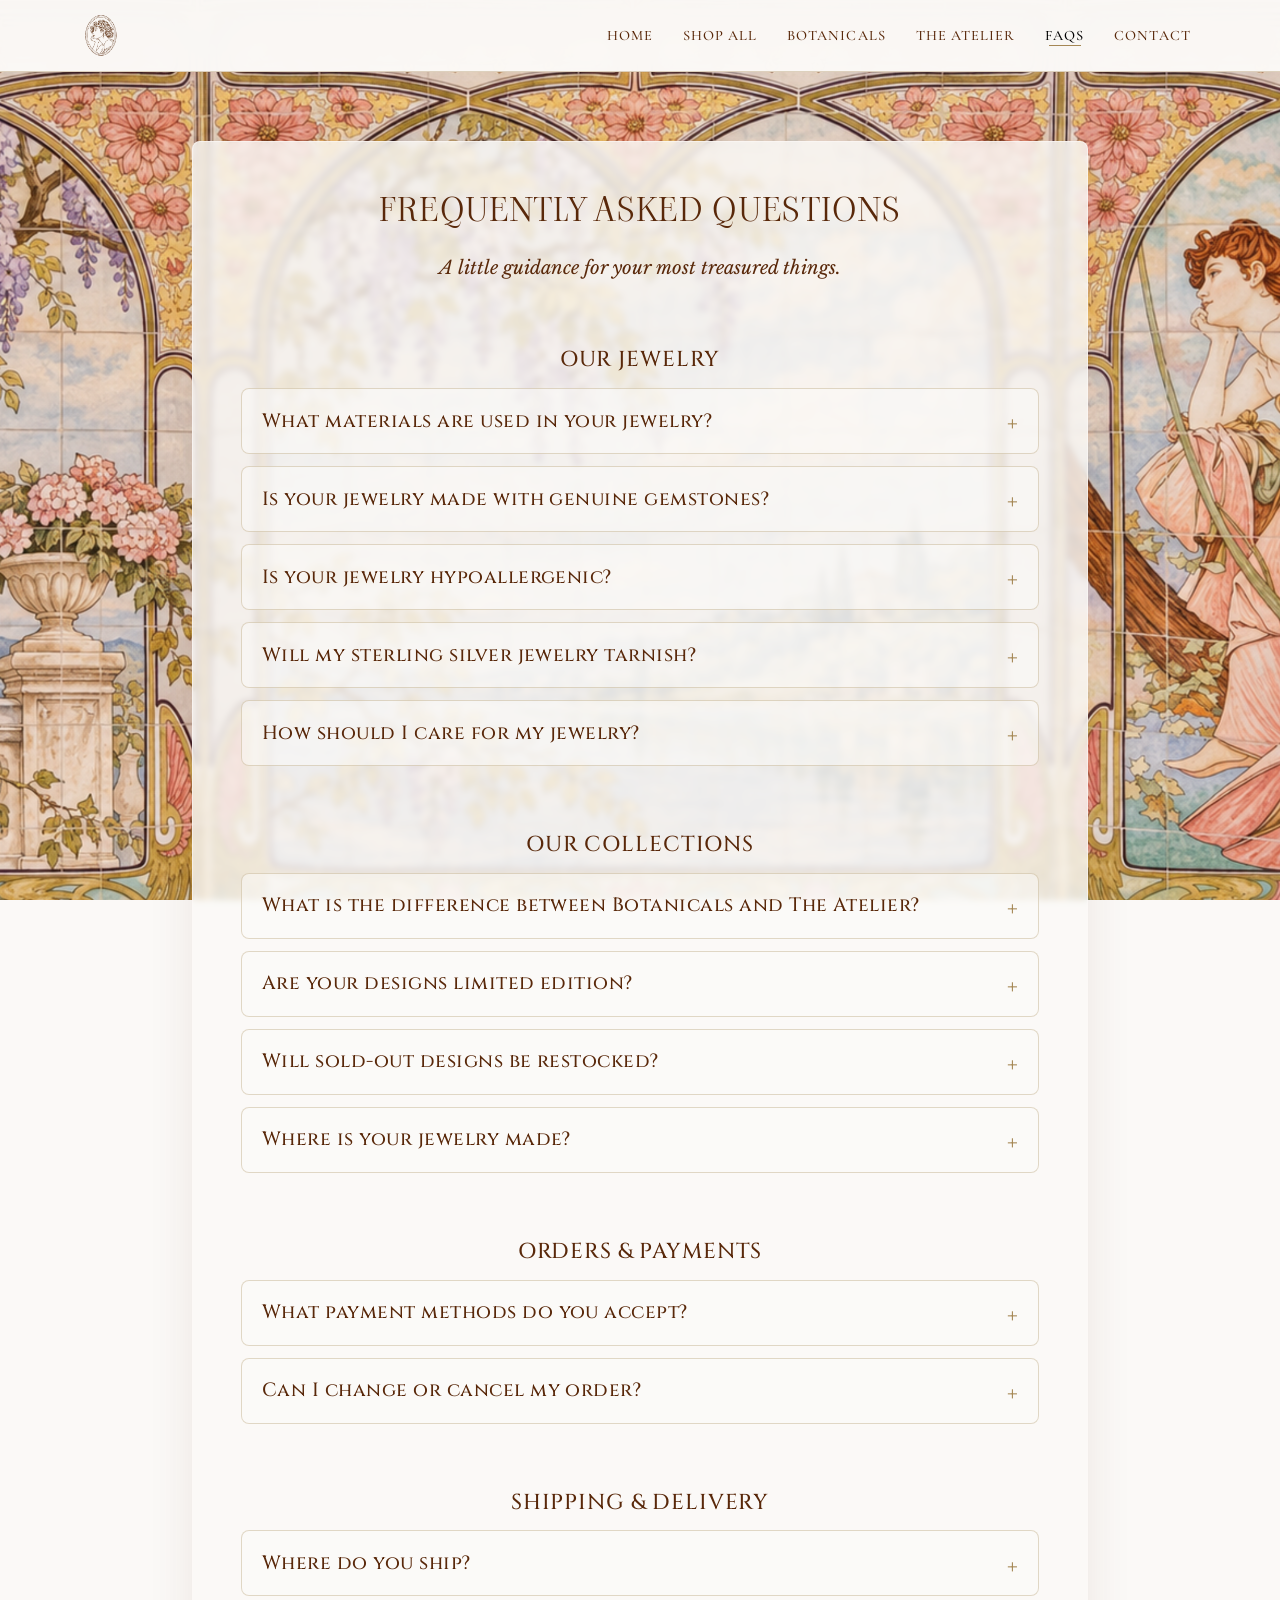
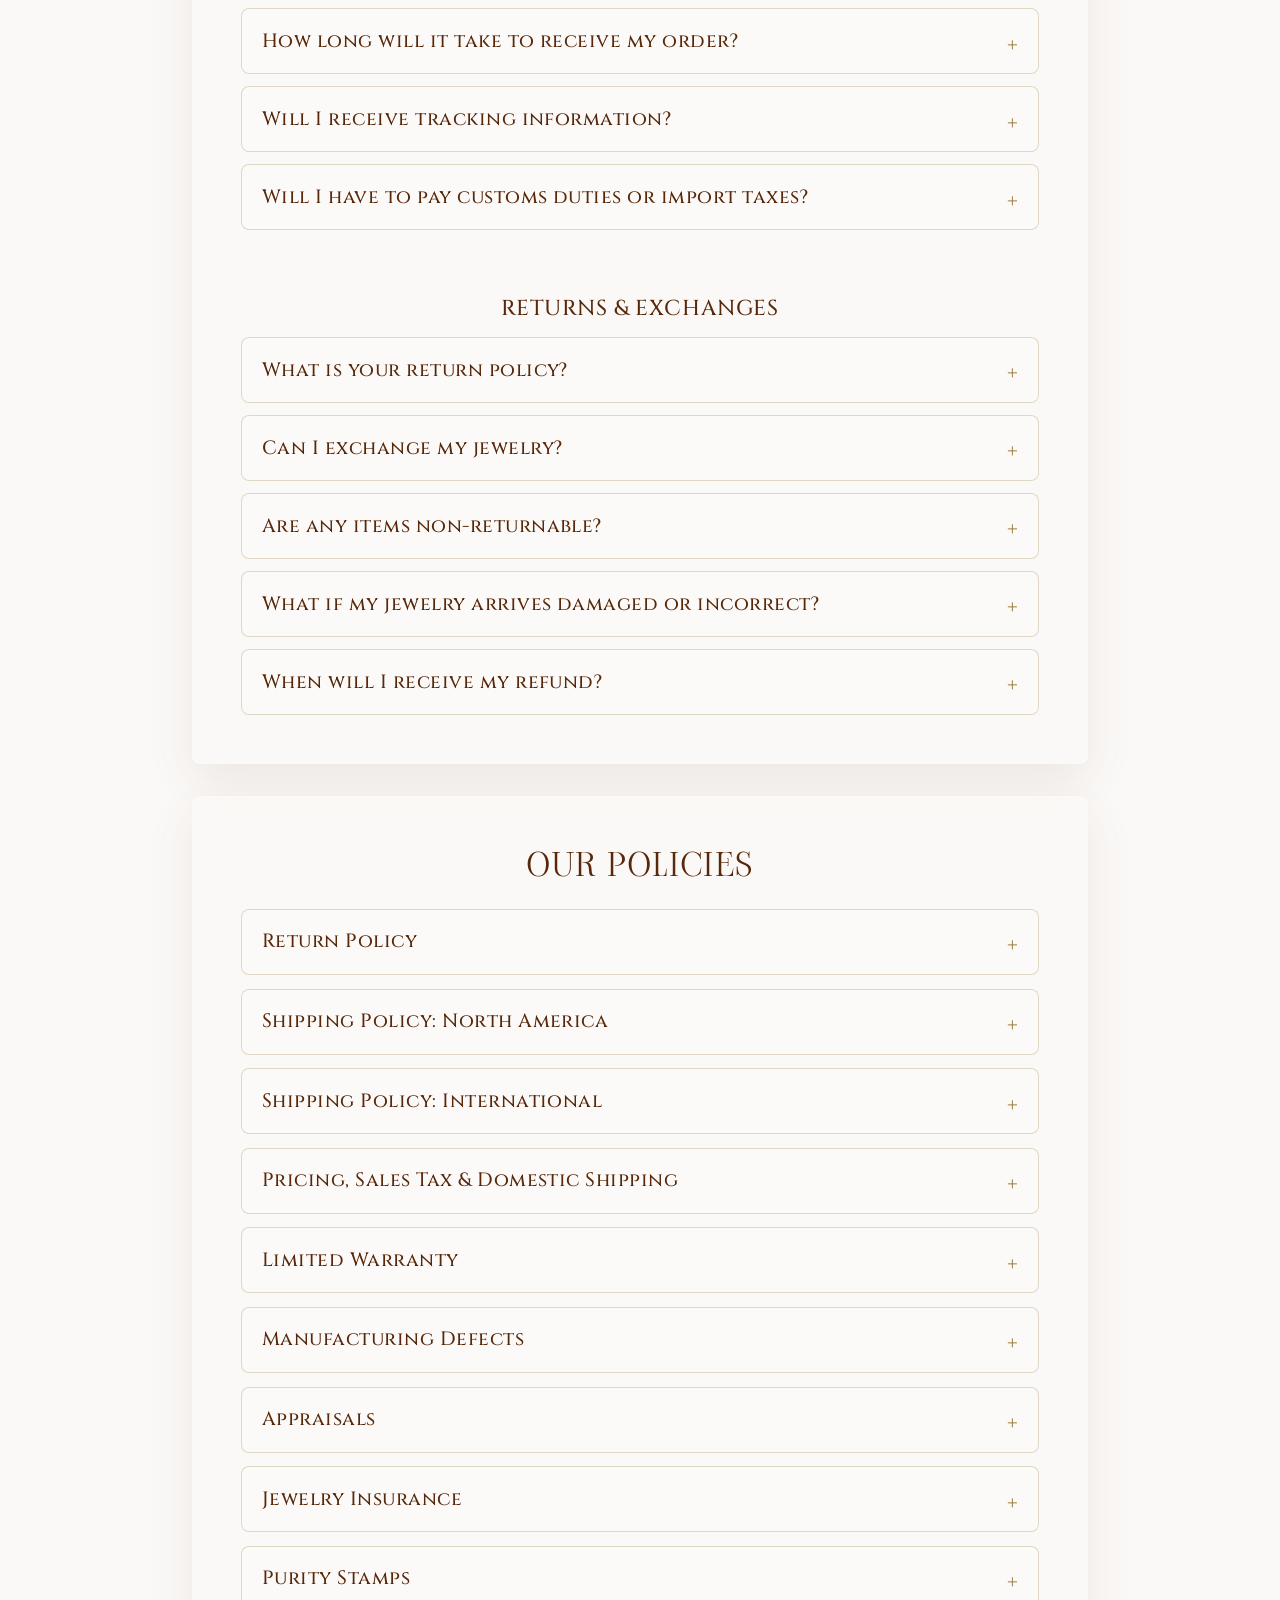
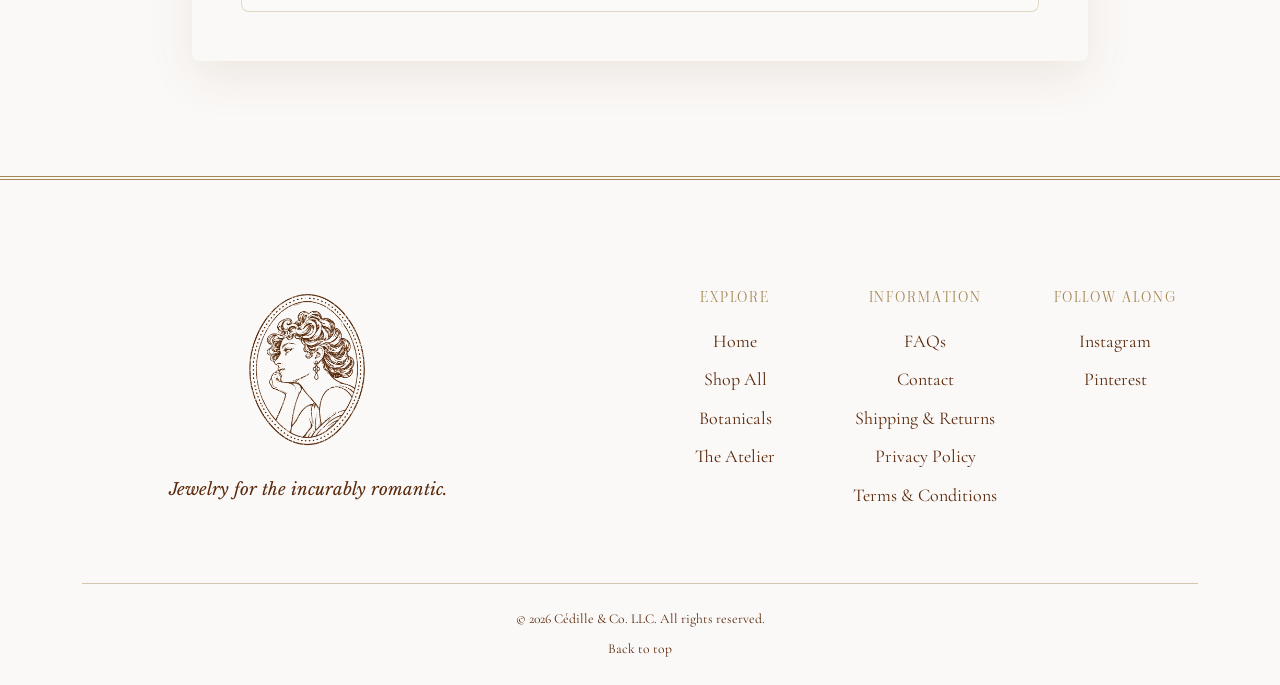
<file: faqs.html>
<!doctype html>
<html lang="en">
<head>
  <meta charset="utf-8">
  <meta name="viewport" content="width=device-width, initial-scale=1">
  <meta name="description" content="Frequently asked questions about Cédille &amp; Co. Jewelry.">
  <meta name="theme-color" content="#59280A">
  <title>FAQs | Cédille &amp; Co.</title>
  <link rel="icon" type="image/png" href="assets/Cedille%20and%20Co%20Favicon.png">
  <link rel="preconnect" href="https://fonts.googleapis.com">
  <link rel="preconnect" href="https://fonts.gstatic.com" crossorigin>
  <link href="https://fonts.googleapis.com/css2?family=Cinzel:wght@400;500;600&amp;family=Cormorant+Garamond:ital,wght@0,400;0,500;0,600;1,400&amp;family=Libre+Baskerville:ital,wght@0,400;1,400&amp;display=swap" rel="stylesheet">
  <link href="https://fonts.googleapis.com/css2?family=Viaoda+Libre&amp;display=swap" rel="stylesheet">
  <link href="https://cdn.jsdelivr.net/npm/bootstrap@5.3.3/dist/css/bootstrap.min.css" rel="stylesheet" integrity="sha384-QWTKZyjpPEjISv5WaRU9OFeRpok6YctnYmDr5pNlyT2bRjXh0JMhjY6hW+ALEwIH" crossorigin="anonymous">
  <link rel="stylesheet" href="css/style.css">
</head>
<body class="legal-page faq-page">
  <a class="skip-link" href="#faq-content">Skip to frequently asked questions</a>

  <header class="site-header" id="top">
    <nav class="navbar navbar-expand-lg" aria-label="Primary navigation">
      <div class="container-xl">
        <a class="navbar-brand" href="index.html" aria-label="Cédille and Co. home">
          <span class="navbar-logo-crop" aria-hidden="true">
            <img src="assets/Cedille%20and%20Co%20Primary%20Web%20logo.png" alt="" width="1080" height="1350">
          </span>
        </a>
        <button class="navbar-toggler" type="button" data-bs-toggle="collapse" data-bs-target="#primaryNav" aria-controls="primaryNav" aria-expanded="false" aria-label="Toggle navigation"><span class="navbar-toggler-icon"></span></button>
        <div class="collapse navbar-collapse" id="primaryNav">
          <ul class="navbar-nav ms-auto align-items-lg-center">
            <li class="nav-item"><a class="nav-link" href="index.html">Home</a></li>
            <li class="nav-item"><a class="nav-link" href="shop.html">Shop All</a></li>
            <li class="nav-item"><a class="nav-link" href="botanicals.html">Botanicals</a></li>
            <li class="nav-item"><a class="nav-link" href="atelier.html">The Atelier</a></li>
            <li class="nav-item"><a class="nav-link active" aria-current="page" href="faqs.html">FAQs</a></li>
            <li class="nav-item"><a class="nav-link" href="contact.html">Contact</a></li>
          </ul>
        </div>
      </div>
    </nav>
  </header>

  <main class="legal-main container-xl" id="faq-content">
    <h1 class="visually-hidden">Frequently Asked Questions and Policies</h1>

    <section class="legal-container faq-container" aria-labelledby="faq-section-title">
      <h2 class="faq-section-title" id="faq-section-title">Frequently Asked Questions</h2>
      <div class="legal-body faq-list">
        <p class="faq-intro">A little guidance for your most treasured things.</p>

        <section class="faq-category" aria-labelledby="faq-jewelry-title">
          <h3 id="faq-jewelry-title">Our Jewelry</h3>
          <div class="faq-questions">
            <details class="policy-disclosure faq-disclosure">
              <summary><span role="heading" aria-level="4">What materials are used in your jewelry?</span></summary>
              <div class="policy-body">
                <p>Our collections feature thoughtfully selected materials, including 925 sterling silver and 10k white and yellow gold, precious and semi-precious gemstones, and other materials specified in each product description.</p>
                <p>We believe beautiful jewelry should be made to be worn, loved, and cherished. Each design is created with careful attention to detail, craftsmanship, and lasting beauty.</p>
              </div>
            </details>
            <details class="policy-disclosure faq-disclosure">
              <summary><span role="heading" aria-level="4">Is your jewelry made with genuine gemstones?</span></summary>
              <div class="policy-body">
                <p>Our gemstone jewelry features natural or laboratory-created gemstones, depending on the design. This will be clearly notated in each listing. Each product description identifies the gemstones used, so you'll always know what makes your piece special.</p>
                <p>Natural gemstones may have slight variations in color, clarity, and inclusions, making each one beautifully unique.</p>
              </div>
            </details>
            <details class="policy-disclosure faq-disclosure">
              <summary><span role="heading" aria-level="4">Is your jewelry hypoallergenic?</span></summary>
              <div class="policy-body">
                <p>Many of our designs are crafted from 925 sterling silver, which is generally well tolerated by most wearers.</p>
                <p>However, individual metal sensitivities vary, and we cannot guarantee that any piece will be completely hypoallergenic. If you have a known metal allergy, we recommend reviewing the materials listed in the product description before purchasing.</p>
              </div>
            </details>
            <details class="policy-disclosure faq-disclosure">
              <summary><span role="heading" aria-level="4">Will my sterling silver jewelry tarnish?</span></summary>
              <div class="policy-body">
                <p>Sterling silver naturally reacts with elements in the environment and may develop tarnish over time. This is completely normal and does not indicate a defect.</p>
                <p>With proper care and occasional polishing using a jewelry-safe cloth, your silver can maintain its beautiful shine for years to come.</p>
              </div>
            </details>
            <details class="policy-disclosure faq-disclosure">
              <summary><span role="heading" aria-level="4">How should I care for my jewelry?</span></summary>
              <div class="policy-body">
                <p>We recommend removing your jewelry before swimming, showering, exercising, or sleeping. Avoid exposing your pieces to perfumes, lotions, cleaning products, and harsh chemicals.</p>
                <p>When not being worn, store your jewelry separately in a cool, dry place. Gently polish sterling silver with a soft, jewelry-safe cloth, taking extra care around gemstones and delicate details.</p>
              </div>
            </details>
          </div>
        </section>

        <section class="faq-category" aria-labelledby="faq-collections-title">
          <h3 id="faq-collections-title">Our Collections</h3>
          <div class="faq-questions">
            <details class="policy-disclosure faq-disclosure">
              <summary><span role="heading" aria-level="4">What is the difference between Botanicals and The Atelier?</span></summary>
              <div class="policy-body">
                <p>Botanicals is inspired by the beauty of the natural world, particularly in bridal bouquets. From delicate blossoms to graceful branches, these sculptural designs capture the romance of a garden in bloom.</p>
                <p>The Atelier celebrates the beauty of gemstones through one-of-a-kind and small-batch jewelry. Each design is thoughtfully created to highlight the character, color, and individuality of its stones.</p>
                <p>Both collections share our love of old-world elegance, meaningful details, and timeless beauty.</p>
              </div>
            </details>
            <details class="policy-disclosure faq-disclosure">
              <summary><span role="heading" aria-level="4">Are your designs limited edition?</span></summary>
              <div class="policy-body">
                <p>Some of our designs are produced in small batches, while others may be one-of-a-kind.</p>
                <p>Because certain pieces feature individually selected gemstones or intricate detailing, availability may be limited. When applicable, this will be noted in the product description.</p>
              </div>
            </details>
            <details class="policy-disclosure faq-disclosure">
              <summary><span role="heading" aria-level="4">Will sold-out designs be restocked?</span></summary>
              <div class="policy-body">
                <p>Some of our most-loved designs may return, while others are created in limited quantities and may not be reproduced.</p>
                <p>If you've fallen in love with a piece that's currently unavailable, we encourage you to check its product page for restock information or reach out through our Contact Form.</p>
              </div>
            </details>
            <details class="policy-disclosure faq-disclosure">
              <summary><span role="heading" aria-level="4">Where is your jewelry made?</span></summary>
              <div class="policy-body">
                <p>Our jewelry is designed in New York and produced in collaboration with professional jewelry manufacturers and gem dealers located in the United States.</p>
                <p>We carefully consider materials, craftsmanship, and finishing to ensure that each piece reflects the character and quality of our designs.</p>
              </div>
            </details>
          </div>
        </section>

        <section class="faq-category" aria-labelledby="faq-orders-title">
          <h3 id="faq-orders-title">Orders &amp; Payments</h3>
          <div class="faq-questions">
            <details class="policy-disclosure faq-disclosure">
              <summary><span role="heading" aria-level="4">What payment methods do you accept?</span></summary>
              <div class="policy-body"><p>We accept the payment methods displayed during checkout through Stripe. Available options may vary depending on your location and payment provider.</p></div>
            </details>
            <details class="policy-disclosure faq-disclosure">
              <summary><span role="heading" aria-level="4">Can I change or cancel my order?</span></summary>
              <div class="policy-body">
                <p>If you need to make a change to your order, please contact us as soon as possible through our Contact Form.</p>
                <p>We'll do our best to accommodate your request, although changes or cancellations may not be possible once an order has entered processing.</p>
              </div>
            </details>
          </div>
        </section>

        <section class="faq-category" aria-labelledby="faq-shipping-title">
          <h3 id="faq-shipping-title">Shipping &amp; Delivery</h3>
          <div class="faq-questions">
            <details class="policy-disclosure faq-disclosure">
              <summary><span role="heading" aria-level="4">Where do you ship?</span></summary>
              <div class="policy-body">
                <p>We ship to the United States, Puerto Rico, Canada, and Mexico only. Shipping availability, rates, and delivery estimates depend on your location.</p>
                <p>Please review our Shipping Policy for additional information.</p>
              </div>
            </details>
            <details class="policy-disclosure faq-disclosure">
              <summary><span role="heading" aria-level="4">How long will it take to receive my order?</span></summary>
              <div class="policy-body">
                <p>Processing and delivery times vary depending on the jewelry purchased and the shipping destination.</p>
                <p>Estimated shipping information will be provided during checkout or in your order confirmation.</p>
              </div>
            </details>
            <details class="policy-disclosure faq-disclosure">
              <summary><span role="heading" aria-level="4">Will I receive tracking information?</span></summary>
              <div class="policy-body"><p>We'll provide the UPS tracking details after your order has been dispatched.</p></div>
            </details>
            <details class="policy-disclosure faq-disclosure">
              <summary><span role="heading" aria-level="4">Will I have to pay customs duties or import taxes?</span></summary>
              <div class="policy-body">
                <p>International orders may be subject to customs duties, import taxes, or other fees imposed by the destination country.</p>
                <p>Unless otherwise stated at checkout, these charges are the responsibility of the recipient.</p>
              </div>
            </details>
          </div>
        </section>

        <section class="faq-category" aria-labelledby="faq-returns-title">
          <h3 id="faq-returns-title">Returns &amp; Exchanges</h3>
          <div class="faq-questions">
            <details class="policy-disclosure faq-disclosure">
              <summary><span role="heading" aria-level="4">What is your return policy?</span></summary>
              <div class="policy-body">
                <p>We accept return requests within 7 days of delivery for eligible items.</p>
                <p>Jewelry must be unworn, unused, and in its original condition, with all original packaging included.</p>
                <p>Please contact us through our Contact Form within seven days of receiving your order to request a return.</p>
              </div>
            </details>
            <details class="policy-disclosure faq-disclosure">
              <summary><span role="heading" aria-level="4">Can I exchange my jewelry?</span></summary>
              <div class="policy-body">
                <p>Eligible jewelry may be exchanged if you submit your request within 7 days of delivery.</p>
                <p>Exchanges are subject to availability, as some of our designs are produced in limited quantities.</p>
              </div>
            </details>
            <details class="policy-disclosure faq-disclosure">
              <summary><span role="heading" aria-level="4">Are any items non-returnable?</span></summary>
              <div class="policy-body">
                <p>Final-sale, clearance, custom, and personalized jewelry are not eligible for standard returns or exchanges.</p>
                <p>These exclusions do not affect your rights under applicable consumer protection laws.</p>
              </div>
            </details>
            <details class="policy-disclosure faq-disclosure">
              <summary><span role="heading" aria-level="4">What if my jewelry arrives damaged or incorrect?</span></summary>
              <div class="policy-body">
                <p>Please contact us as soon as possible through our Contact Form, including your order number and photographs of the issue.</p>
                <p>We'll review the situation and work with you to make it right.</p>
                <p>Your statutory rights regarding defective or incorrectly described products are not limited by our standard return window.</p>
              </div>
            </details>
            <details class="policy-disclosure faq-disclosure">
              <summary><span role="heading" aria-level="4">When will I receive my refund?</span></summary>
              <div class="policy-body">
                <p>Once your returned jewelry has been received, inspected, and approved, your refund will be issued to your original payment method within 5 business days.</p>
                <p>Additional processing time may be required by your bank or payment provider.</p>
              </div>
            </details>
          </div>
        </section>

      </div>
    </section>

    <section class="legal-container policy-container" aria-labelledby="policy-section-title">
      <h2 class="faq-section-title" id="policy-section-title">Our Policies</h2>
      <div class="legal-body policy-list">
        <details class="policy-disclosure">
          <summary><span role="heading" aria-level="3">Return Policy</span></summary>
          <div class="policy-body">
            <h4>Returns &amp; Refund Policy</h4>
            <p><strong>Cédille &amp; Co. Jewelry</strong><br>Last Updated: November 20, 2026</p>
            <p>At Cédille &amp; Co. Jewelry, we want you to love your jewelry as much as we love creating it. If your purchase isn't quite right, we're happy to help.</p>

            <h5>Returns</h5>
            <p>We accept returns within <strong>7 days of delivery</strong>.</p>
            <p>To be eligible for a return, your jewelry must be unworn, unused, and in its original condition, with all original packaging included.</p>
            <p>To request a return, please use our Contact Form within 7 days of delivery and include your order number and reason for returning.</p>
            <p>Once your return is approved, we'll provide instructions on how and where to send your item. Returns sent without prior authorization will not be accepted.</p>

            <h5>Damaged, Defective, or Incorrect Items</h5>
            <p>Please inspect your jewelry upon delivery. If your order arrives damaged, defective, or incorrect, contact us as soon as possible through our Contact Form, including your order number and photographs of the issue.</p>
            <p>We'll review the situation and work with you to make it right.</p>
            <p>Your rights regarding damaged, defective, or incorrectly described products are not limited by our standard 7-day return window.</p>

            <h5>Non-Returnable Items</h5>
            <p>The following items are not eligible for return or exchange:</p>
            <ul>
              <li>Final sale or clearance items</li>
              <li>Custom or personalized jewelry</li>
            </ul>
            <p>These exclusions do not affect any rights you may have under applicable consumer protection laws.</p>

            <h5>Exchanges</h5>
            <p>We accept exchange requests within <strong>7 days of delivery</strong>, provided the jewelry meets the eligibility requirements outlined above.</p>
            <p>To request an exchange, use our Contact Form within 7 days of delivery and include your order number and the item you'd like to exchange.</p>
            <p>Exchanges are subject to product availability. Because some of our designs are produced in limited quantities, we cannot guarantee that a particular style will be available for exchange.</p>

            <h5>Refunds</h5>
            <p>Once we receive and inspect your returned jewelry, we'll notify you whether your refund has been approved.</p>
            <p>Approved refunds will be issued to your <strong>original payment method within 10 business days</strong> of approval. Please allow additional time for your bank or credit card provider to process and post the refund.</p>
            <p>Original shipping charges are non-refundable unless the return is due to an error on our part or otherwise required by law.</p>
            <p>If more than 15 business days have passed since your refund was approved, please contact us through our Contact Form.</p>

            <h5>Questions?</h5>
            <p>We're always happy to help. For questions about returns, exchanges, or your order, please reach out through our Contact Form.</p>
            <p>Thank you for supporting Cédille &amp; Co. Jewelry.</p>
          </div>
        </details>
        <details class="policy-disclosure">
          <summary><span role="heading" aria-level="3">Shipping Policy: North America</span></summary>
          <div class="policy-body">
            <h4>Shipping Policy: North America</h4>

            <h5>Order Processing</h5>
            <p>In-stock items are typically processed within 1–3 business days, excluding weekends and holidays. Certain pieces are made to order and may require up to two weeks before shipment.</p>
            <p>Should any manufacturing delays or changes arise, we will communicate updates as soon as possible.</p>

            <h5>Shipping Method and Costs</h5>
            <p>For the security of your jewelry, all orders are shipped exclusively through our partnership with UPS.</p>
            <p>We offer domestic shipping throughout the United States, as well as international shipping to select destinations. Available shipping methods and rates are calculated at checkout based on the destination, package specifications, and shipping costs from our New York office.</p>
            <p>Shipping charges are the responsibility of the customer unless otherwise specified.</p>

            <h5>Shipping Delays and Service Interruptions</h5>
            <p>While we strive to ensure timely delivery, shipping schedules may occasionally be affected by weather conditions, holidays, carrier disruptions, customs processing, or other circumstances beyond our control.</p>
            <p>We will communicate any known manufacturing or fulfillment delays as promptly as possible.</p>

            <h5>Lost, Delayed, or Damaged Packages</h5>
            <p>Once an order has been transferred to UPS, delivery is managed by the carrier. Cédille &amp; Co. is not responsible for carrier-related delays, loss, or damage in transit, except where otherwise required by applicable law.</p>
            <p>If your package is lost, delayed, or arrives damaged, please contact us through our <a href="https://www.cedillejewelry.com/shipping-policy">Contact Form</a> so we can assist with the appropriate UPS claims process.</p>
          </div>
        </details>
        <details class="policy-disclosure">
          <summary><span role="heading" aria-level="3">Shipping Policy: International</span></summary>
          <div class="policy-body">
            <h4>Shipping Policy: International</h4>
            <p>At this time, we do not support the shipping of our pieces outside of the United States, Puerto Rico, Canada, and Mexico, due to international customs regulations and tariffs. We will update this in the future as these policies change.</p>
          </div>
        </details>
        <details class="policy-disclosure">
          <summary><span role="heading" aria-level="3">Pricing, Sales Tax &amp; Domestic Shipping</span></summary>
          <div class="policy-body">
            <h4>Pricing, Sales Tax &amp; Domestic Shipping</h4>
            <p>At Cédille &amp; Co. Jewelry, we believe in transparent, straightforward pricing, with no unexpected charges at checkout.</p>
            <p>All listed product prices include applicable sales tax and standard flat-rate domestic shipping within the United States. Our pricing accounts for New York City's sales tax rate of 8.875%, with applicable sales tax determined by the customer's delivery address and relevant tax regulations.</p>
            <p>Expedited shipping, international shipping, and any applicable customs duties or import fees are not included in our listed prices and may incur additional charges.</p>
            <p>All prices are displayed in U.S. dollars (USD).</p>
            <p>We reserve the right to adjust our pricing to reflect changes in tax regulations, shipping costs, or other business expenses.</p>
          </div>
        </details>
        <details class="policy-disclosure">
          <summary><span role="heading" aria-level="3">Limited Warranty</span></summary>
          <div class="policy-body">
            <h4>Limited Warranty</h4>
            <p>Cédille &amp; Co. LLC provides a one (1) year limited warranty from the date of delivery on all completed pieces manufactured through its third-party partners.</p>
            <p>This warranty covers:</p>
            <ul>
              <li>Material defects or workmanship issues.</li>
              <li>Significant discrepancies between the final piece and the client-approved design.</li>
              <li>One (1) standard resizing, where applicable.</li>
            </ul>
            <p>If a covered issue arises, Cédille &amp; Co. LLC will coordinate repair or correction with our third-party manufacturer, including arranging expedited shipping where reasonably possible.</p>
            <p>This warranty does not cover:</p>
            <ul>
              <li>Normal wear and tear.</li>
              <li>Accidental damage, misuse, or improper care.</li>
              <li>Third-party alterations or repairs.</li>
              <li>Loss or theft.</li>
              <li>Damage to client-supplied stones or materials.</li>
            </ul>
            <p>All warranty claims must be submitted within the one (1) year period and may require inspection prior to approval.</p>
            <p>Cédille &amp; Co. LLC’s responsibility under this warranty is limited to facilitating repair or correction through its manufacturing partners and does not guarantee specific timelines or outcomes.</p>
          </div>
        </details>
        <details class="policy-disclosure">
          <summary><span role="heading" aria-level="3">Manufacturing Defects</span></summary>
          <div class="policy-body">
            <h4>Manufacturing Defects</h4>
            <p>Please contact our support team with a brief description of the issue, along with clear photos and a short video of the damage. From there, we will guide you through the next steps. You can also review our warranty policy for additional details.</p>
          </div>
        </details>
        <details class="policy-disclosure">
          <summary><span role="heading" aria-level="3">Appraisals</span></summary>
          <div class="policy-body">
            <h4>Appraisals</h4>
            <p>Cédille &amp; Co. LLC offers the option to include a detailed, in-house appraisal with your piece for an additional $250, invoiced separately. This document provides an expert evaluation of authenticity and market value, establishing an appropriate replacement value for insurance purposes.</p>
            <p>While many clients choose this service for convenience, you are equally welcome and encouraged to arrange an appraisal independently if preferred. For those who elect to include it, each appraisal is conducted by qualified professionals and reflects the craftsmanship, materials, and fine details unique to your design—serving as both a record of your piece and a foundation for securing proper coverage.</p>
          </div>
        </details>
        <details class="policy-disclosure">
          <summary><span role="heading" aria-level="3">Jewelry Insurance</span></summary>
          <div class="policy-body">
            <h4>Jewelry Insurance</h4>
            <p>We recommend insuring your jewelry to protect both its financial and sentimental value. Using your appraisal, coverage can be easily arranged through specialized insurers such as Jewelers Mutual, with policies that typically include protection against loss, damage, and theft.</p>
            <p>Insurance is a considered step in preserving your piece, allowing it to be worn and enjoyed with confidence. A well-structured policy ensures that your jewelry remains protected for years to come.</p>
          </div>
        </details>
        <details class="policy-disclosure">
          <summary><span role="heading" aria-level="3">Purity Stamps</span></summary>
          <div class="policy-body">
            <h4>Purity Stamps</h4>
            <p>These stamps are a requirement from the FTC. These show the quality of metal or karat of the gold that was used.</p>
          </div>
        </details>
      </div>
    </section>
  </main>

  <footer class="site-footer">
    <div class="container-xl">
      <div class="row gy-5 align-items-start">
        <div class="col-lg-5 footer-brand">
          <img src="assets/Cedille%20and%20Co%20Primary%20Web%20logo.png" alt="Cédille and Co." width="1080" height="1350" loading="lazy">
          <p>Jewelry for the incurably romantic.</p>
        </div>
        <div class="col-6 col-lg-2 offset-lg-1"><h2>Explore</h2><ul><li><a href="index.html">Home</a></li><li><a href="shop.html">Shop All</a></li><li><a href="botanicals.html">Botanicals</a></li><li><a href="atelier.html">The Atelier</a></li></ul></div>
        <div class="col-6 col-lg-2"><h2>Information</h2><ul><li><a href="faqs.html">FAQs</a></li><li><a href="contact.html">Contact</a></li><li><a class="placeholder-link" href="#">Shipping &amp; Returns</a></li><li><a href="legal.html#privacy-policy">Privacy Policy</a></li><li><a href="legal.html#terms-of-service">Terms &amp; Conditions</a></li></ul></div>
        <div class="col-12 col-lg-2"><h2>Follow Along</h2><ul><li><a href="https://www.instagram.com/cedillejewelry/" target="_blank" rel="noopener noreferrer">Instagram</a></li><li><a href="https://www.pinterest.com/cedillejewelry/" target="_blank" rel="noopener noreferrer">Pinterest</a></li></ul></div>
      </div>
      <div class="footer-bottom"><p>&copy; 2026 Cédille &amp; Co. LLC. All rights reserved.</p><a href="#top">Back to top</a></div>
    </div>
  </footer>
  <script src="https://cdn.jsdelivr.net/npm/bootstrap@5.3.3/dist/js/bootstrap.bundle.min.js" integrity="sha384-YvpcrYf0tY3lHB60NNkmXc5s9fDVZLESaAA55NDzOxhy9GkcIdslK1eN7N6jIeHz" crossorigin="anonymous"></script>
  <script src="js/main.js"></script>
</body>
</html>
</file>
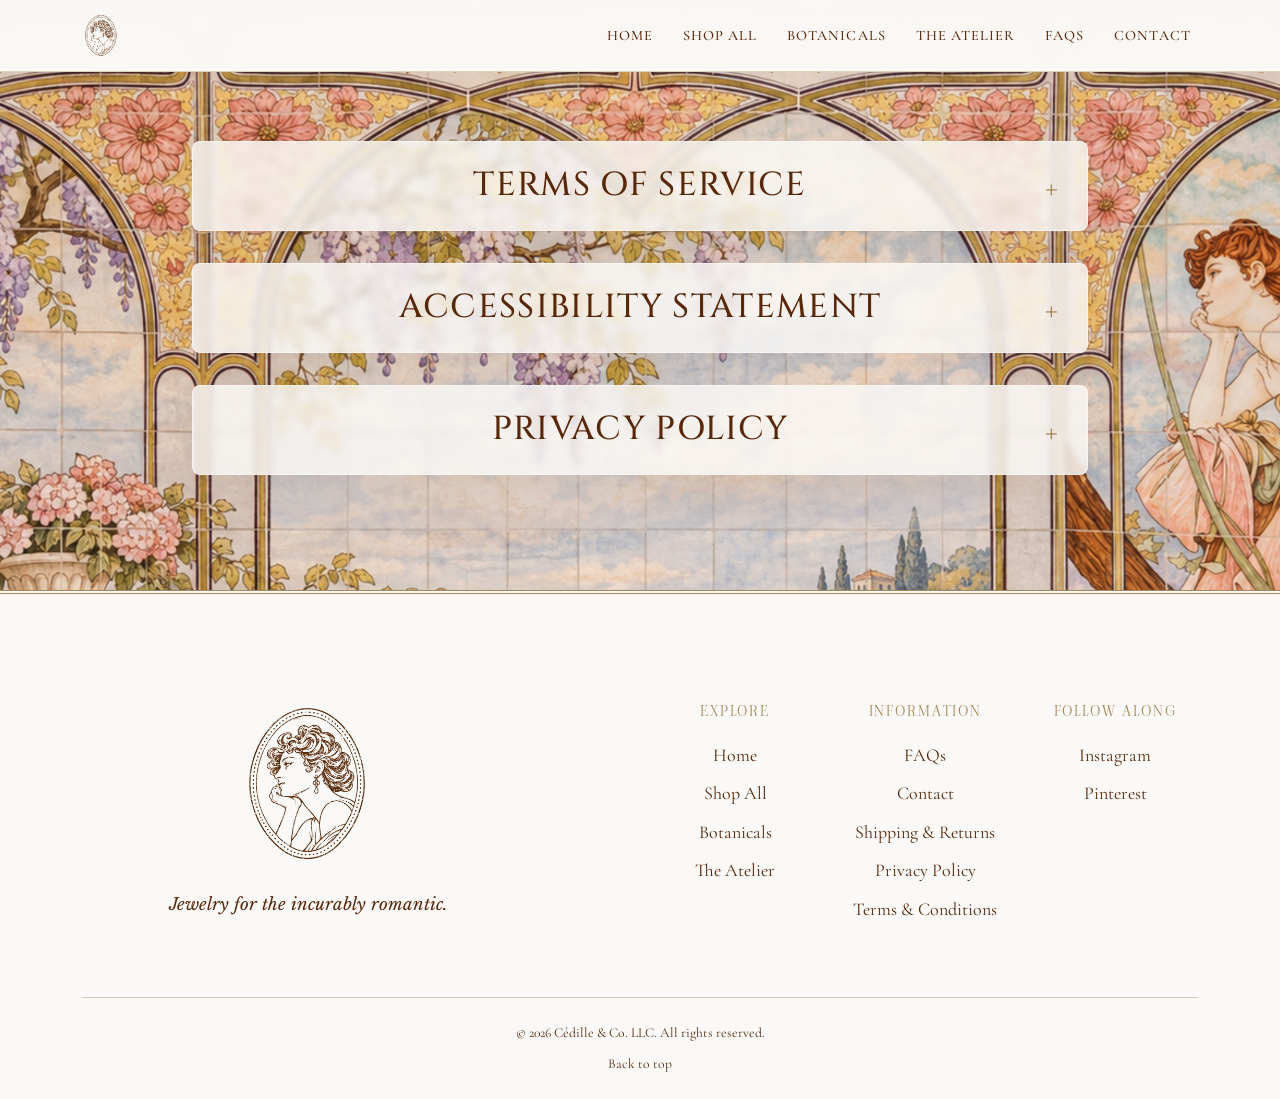
<file: legal.html>
<!doctype html>
<html lang="en">
<head>
  <meta charset="utf-8">
  <meta name="viewport" content="width=device-width, initial-scale=1">
  <meta name="description" content="Cédille &amp; Co. legal policies and accessibility information.">
  <meta name="theme-color" content="#59280A">
  <title>Legal &amp; Accessibility | Cédille &amp; Co.</title>
  <link rel="icon" type="image/png" href="assets/Cedille%20and%20Co%20Favicon.png">
  <link rel="preconnect" href="https://fonts.googleapis.com">
  <link rel="preconnect" href="https://fonts.gstatic.com" crossorigin>
  <link href="https://fonts.googleapis.com/css2?family=Cinzel:wght@400;500;600&amp;family=Cormorant+Garamond:ital,wght@0,400;0,500;0,600;1,400&amp;family=Libre+Baskerville:ital,wght@0,400;1,400&amp;display=swap" rel="stylesheet">
  <link href="https://fonts.googleapis.com/css2?family=Viaoda+Libre&amp;display=swap" rel="stylesheet">
  <link href="https://cdn.jsdelivr.net/npm/bootstrap@5.3.3/dist/css/bootstrap.min.css" rel="stylesheet" integrity="sha384-QWTKZyjpPEjISv5WaRU9OFeRpok6YctnYmDr5pNlyT2bRjXh0JMhjY6hW+ALEwIH" crossorigin="anonymous">
  <link rel="stylesheet" href="css/style.css">
</head>
<body class="legal-page">
  <a class="skip-link" href="#legal-content">Skip to legal content</a>

  <header class="site-header" id="top">
    <nav class="navbar navbar-expand-lg" aria-label="Primary navigation">
      <div class="container-xl">
        <a class="navbar-brand" href="index.html" aria-label="Cédille and Co. home">
          <span class="navbar-logo-crop" aria-hidden="true">
            <img src="assets/Cedille%20and%20Co%20Primary%20Web%20logo.png" alt="" width="1080" height="1350">
          </span>
        </a>
        <button class="navbar-toggler" type="button" data-bs-toggle="collapse" data-bs-target="#primaryNav" aria-controls="primaryNav" aria-expanded="false" aria-label="Toggle navigation"><span class="navbar-toggler-icon"></span></button>
        <div class="collapse navbar-collapse" id="primaryNav">
          <ul class="navbar-nav ms-auto align-items-lg-center">
            <li class="nav-item"><a class="nav-link" href="index.html">Home</a></li>
            <li class="nav-item"><a class="nav-link" href="shop.html">Shop All</a></li>
            <li class="nav-item"><a class="nav-link" href="botanicals.html">Botanicals</a></li>
            <li class="nav-item"><a class="nav-link" href="atelier.html">The Atelier</a></li>
            <li class="nav-item"><a class="nav-link" href="faqs.html">FAQs</a></li>
            <li class="nav-item"><a class="nav-link" href="contact.html">Contact</a></li>
          </ul>
        </div>
      </div>
    </nav>
  </header>

  <main class="legal-main container-xl" id="legal-content">
    <h1 class="visually-hidden">Legal and Accessibility Information</h1>

    <details class="legal-container legal-disclosure" id="terms-of-service">
      <summary><span id="terms-title" role="heading" aria-level="2">Terms of Service</span></summary>
      <div class="legal-body">
        <p><strong>Cédille &amp; Co. Jewelry</strong><br>Last Updated: November 20, 2026</p>

        <h3>Overview</h3>
        <p>Welcome to Cédille &amp; Co. Jewelry! We're delighted you're here.</p>
        <p>Throughout these Terms of Service, “Cédille &amp; Co. Jewelry,” “we,” “us,” and “our” refer to the business operating this website.</p>
        <p>By visiting our website, browsing our collections, or making a purchase, you agree to these Terms of Service and our <a href="https://cedilleandco.com/privacy">Privacy Policy</a>.</p>
        <p>Please read these terms carefully before using our website. If you do not agree with them, please discontinue use of our services.</p>

        <h3>I. Online Store Terms</h3>
        <p>By using our website, you confirm that you are at least the age of majority in your state or jurisdiction of residence, or that you have the permission of a parent or legal guardian where applicable.</p>
        <p>You agree to use our website and products only for lawful purposes and not to engage in activities that violate applicable laws or the rights of others.</p>
        <p>You may not introduce viruses, malicious code, or other technology intended to interfere with the security or functionality of our website.</p>
        <p>We reserve the right to restrict access to our services when these terms are violated.</p>

        <h3>II. Products and Jewelry Information</h3>
        <p>Cédille &amp; Co. Jewelry offers thoughtfully designed jewelry inspired by classical literature, history, nature, and the beauty of bygone eras.</p>
        <p>Our collections may include sterling silver, gold vermeil, gemstones, and other materials identified in individual product descriptions.</p>
        <p>We make every effort to represent our jewelry accurately through photographs, descriptions, measurements, and material specifications.</p>
        <p>However, please understand that:</p>
        <ul>
          <li>Colors and finishes may appear slightly different depending on your screen and lighting.</li>
          <li>Small variations in finishing, texture, and detailing may occur between pieces.</li>
          <li>Natural gemstones may display differences in color, inclusions, and other characteristics.</li>
          <li>Product dimensions and weights may vary slightly from stated measurements.</li>
        </ul>
        <p>These characteristics do not necessarily indicate a defect.</p>
        <p>We encourage customers to review product descriptions and measurements carefully before purchasing.</p>

        <h3>III. Jewelry Care and Wear</h3>
        <p>Jewelry requires proper care to maintain its appearance and longevity.</p>
        <p>Sterling silver may naturally tarnish over time, while gold vermeil and other plated finishes can gradually wear with regular use.</p>
        <p>Exposure to moisture, perfumes, lotions, cleaning products, and abrasive surfaces may accelerate wear or discoloration.</p>
        <p>We recommend following the care instructions provided with your purchase.</p>
        <p>Normal wear, accidental damage, and damage resulting from improper care are not automatically considered manufacturing defects.</p>
        <p>Nothing in this section limits your rights concerning defective or misrepresented products under applicable law.</p>

        <h3>IV. Pricing and Availability</h3>
        <p>All prices are displayed in the currency indicated on our website and may change without prior notice.</p>
        <p>We reserve the right to modify prices, discontinue products, or update our collections at any time.</p>
        <p>Some jewelry designs may be produced in limited quantities. Adding an item to your shopping cart does not guarantee its availability.</p>
        <p>If an item becomes unavailable after an order is placed, we will contact you to discuss available options, including a refund.</p>
        <p>Applicable taxes and any additional charges will be displayed during checkout as required by law.</p>

        <h3>V. Orders and Payment</h3>
        <p>By placing an order, you agree to provide accurate and complete billing, delivery, and contact information.</p>
        <p>We reserve the right to review, decline, or cancel orders when reasonably necessary, including cases involving suspected fraud, inaccurate pricing, unavailable inventory, or payment authorization issues.</p>
        <p>If an order is canceled after payment has been collected, we will issue a refund for the canceled items.</p>
        <p>Payments are processed through secure third-party payment service providers. We do not require customers to provide payment card information directly by email.</p>
        <p>Payment methods available for purchases will be displayed during checkout.</p>

        <h3>VI. Intellectual Property</h3>
        <p>All original content featured on this website, including jewelry designs, product photography, branding, logos, illustrations, written descriptions, graphics, and website materials, is owned by Cédille &amp; Co. Jewelry or used with appropriate permission, except where otherwise indicated.</p>
        <p>These materials are protected by applicable intellectual property laws.</p>
        <p>You may not reproduce, distribute, sell, modify, or commercially exploit our original content or protected designs without prior written permission.</p>
        <p>Historical symbols, artistic traditions, and public-domain references incorporated into our collections are not claimed as our exclusive property merely because they appear in our designs.</p>

        <h3>VII. Website Content and Accuracy</h3>
        <p>We strive to keep our website accurate, informative, and up to date.</p>
        <p>Occasionally, information may contain typographical errors, outdated details, or inaccuracies relating to pricing, product descriptions, availability, or promotions.</p>
        <p>We reserve the right to correct such errors and update website information as necessary.</p>
        <p>Where an error affects an existing order, we will handle the matter in accordance with applicable consumer protection laws.</p>

        <h3>VIII. Third-Party Services and Links</h3>
        <p>Our website may contain links to third-party websites or use external services, including payment processors, social media platforms, and other service providers.</p>
        <p>These services may operate under their own terms and privacy policies.</p>
        <p>We are not responsible for the independent content, practices, or operations of third-party websites that we do not control.</p>
        <p>We encourage customers to review relevant third-party policies before using their services.</p>

        <h3>IX. Customer Reviews and Submissions</h3>
        <p>We welcome customer reviews, photographs, feedback, and suggestions.</p>
        <p>By voluntarily submitting content for public display on our website, you confirm that you have the right to share that material and that it does not infringe upon another person's rights.</p>
        <p>You grant Cédille &amp; Co. Jewelry a nonexclusive, royalty-free license to display and reproduce content you submit for publication in connection with our website and the promotion of our products, subject to applicable law.</p>
        <p>We reserve the right to moderate or remove content that is unlawful, misleading, abusive, or otherwise inappropriate.</p>
        <p>We will not claim ownership of your original creative work solely because you submit a review or comment.</p>

        <h3>X. Privacy and Personal Information</h3>
        <p>Your privacy matters to us.</p>
        <p>Information collected through our website is handled according to our <a href="https://cedilleandco.com/privacy">Privacy Policy</a>, which explains how customer information may be collected, used, shared, and protected.</p>
        <p>Please review our Privacy Policy for additional details.</p>

        <h3>XI. Prohibited Uses</h3>
        <p>You agree not to use our website to:</p>
        <ul>
          <li>Engage in unlawful or fraudulent activities.</li>
          <li>Infringe upon intellectual property rights.</li>
          <li>Harass, threaten, or discriminate against others.</li>
          <li>Submit false or misleading information.</li>
          <li>Distribute malicious software or harmful code.</li>
          <li>Attempt unauthorized access to our website or systems.</li>
          <li>Collect personal information without authorization.</li>
          <li>Interfere with the operation or security of our services.</li>
        </ul>
        <p>We may restrict or terminate access to our website when these conditions are violated.</p>

        <h3>XII. Disclaimer of Warranties</h3>
        <p>We make reasonable efforts to provide an accurate, secure, and functional shopping experience.</p>
        <p>However, we cannot guarantee that our website will always operate without interruption, technical errors, or temporary service disruptions.</p>
        <p>To the extent permitted by applicable law, our website and its digital services are provided on an “as available” basis.</p>
        <p>Nothing in these Terms of Service excludes or limits warranties, consumer guarantees, or other rights that cannot lawfully be excluded.</p>

        <h3>XIII. Limitation of Liability</h3>
        <p>To the maximum extent permitted by applicable law, Cédille &amp; Co. Jewelry will not be responsible for indirect, incidental, special, or consequential losses arising from the use of our website or services where such limitations are legally permitted.</p>
        <p>Nothing in these terms excludes liability that cannot legally be excluded, including liability for fraud, intentional misconduct, or other matters protected by applicable law.</p>
        <p>Your statutory rights and remedies remain unaffected.</p>

        <h3>XIV. Indemnification</h3>
        <p>To the extent permitted by applicable law, you agree to indemnify Cédille &amp; Co. Jewelry against third-party claims, damages, or reasonable expenses arising from your unlawful use of our website, infringement of another party's rights, or material breach of these Terms of Service.</p>
        <p>This provision does not apply to claims caused by our own unlawful conduct.</p>

        <h3>XV. Severability</h3>
        <p>If any provision of these Terms of Service is found to be invalid or unenforceable, the remaining provisions will continue in effect to the extent permitted by law.</p>

        <h3>XVI. Termination</h3>
        <p>These Terms of Service remain effective unless terminated by Cédille &amp; Co. Jewelry.</p>
        <p>You may stop using our website at any time.</p>
        <p>We reserve the right to restrict or terminate access to our services when a user materially violates these terms.</p>
        <p>Termination does not affect rights or obligations that arose before termination, including obligations relating to existing purchases.</p>

        <h3>XVII. Governing Law</h3>
        <p>These Terms of Service are governed by the applicable laws of the United States and New York State, in which the business is legally established, subject to mandatory consumer protection laws and other applicable jurisdictional requirements.</p>

        <h3>XVIII. Changes to Terms of Service</h3>
        <p>We may update these Terms of Service periodically to reflect changes in our business, website functionality, policies, or legal obligations.</p>
        <p>The latest version will be available on this page, with the revision date displayed above.</p>
        <p>Changes will apply prospectively unless otherwise required or permitted by law.</p>
      </div>
    </details>

    <details class="legal-container legal-disclosure" id="accessibility-statement">
      <summary><span id="accessibility-title" role="heading" aria-level="2">Accessibility Statement</span></summary>
      <div class="legal-body">
        <h3>Effective Date of Accessibility Statement: <em>November 20, 2026</em></h3>
        <p>Cédille and Co. LLC is committed to providing a website that is accessible to all visitors, regardless of ability or the technology they use to access it.</p>
        <p>This website has been designed and developed in accordance with the <strong>Web Content Accessibility Guidelines (WCAG) 2.2 Level AA</strong>, with the goal of providing an inclusive, accessible, and user-friendly experience.</p>
        <p>Accessibility is an ongoing process. As technologies and accessibility standards continue to evolve, we are committed to reviewing and improving this website to maintain compliance and enhance usability.</p>
        <p>If you experience difficulty accessing any content on this website or encounter an accessibility barrier, we encourage you to contact us. We value your feedback and will make every reasonable effort to address accessibility concerns promptly.</p>
      </div>
    </details>

    <details class="legal-container legal-disclosure" id="privacy-policy">
      <summary><span id="privacy-title" role="heading" aria-level="2">Privacy Policy</span></summary>
      <div class="legal-body">
        <p><strong>Cédille &amp; Co. Jewelry</strong><br><strong>Last Updated: November 20, 2026</strong></p>

        <h3>Overview</h3>
        <p>This Privacy Policy explains how Cédille &amp; Co. Jewelry (“Cédille &amp; Co.,” “we,” “us,” or “our”) collects, uses, stores, and shares personal information when you visit our website, browse our jewelry collections, make a purchase, contact us, or otherwise interact with our services (collectively, the “Services”).</p>
        <p>By using our website, you acknowledge the practices described in this Privacy Policy. Where required by law, we will obtain your consent before collecting or using personal information for particular purposes.</p>
        <p>We are committed to handling your information thoughtfully, responsibly, and transparently.</p>

        <h3>I. Changes to This Privacy Policy</h3>
        <p>We may update this Privacy Policy periodically to reflect changes to our business, technology, services, or applicable laws.</p>
        <p>When changes are made, we will publish the revised policy on our website and update the “Last Updated” date above. We will provide additional notice or request consent when required by law.</p>

        <h3>II. Personal Information We Collect</h3>
        <p>The information we collect depends on how you interact with Cédille &amp; Co. Jewelry.</p>
        <h4>Information You Provide Directly</h4>
        <p>When you place an order, create an account, contact us, or otherwise interact with our services, we may collect:</p>
        <ul>
          <li><strong>Contact information:</strong> Your name, email address, telephone number, and mailing address.</li>
          <li><strong>Order information:</strong> Products purchased, order history, billing and delivery addresses, payment confirmation, and transaction details.</li>
          <li><strong>Account information:</strong> Login credentials and account preferences, where customer accounts are available.</li>
          <li><strong>Customer service information:</strong> Messages, inquiries, photographs, and other information you choose to share when contacting us.</li>
          <li><strong>Marketing preferences:</strong> Your preferences for receiving promotional communications, where offered.</li>
          <li><strong>Reviews and feedback:</strong> Product reviews, ratings, and other content you voluntarily submit.</li>
        </ul>
        <p>You may choose not to provide certain information, although doing so may prevent us from completing an order or providing a requested service.</p>
        <h4>Information Collected Automatically</h4>
        <p>When you visit our website, certain information may be collected automatically through cookies and similar technologies. This may include:</p>
        <ul>
          <li>IP address and approximate geographic location.</li>
          <li>Browser type, device information, and operating system.</li>
          <li>Pages visited and time spent on our website.</li>
          <li>Products viewed or added to your shopping cart.</li>
          <li>Referral sources and interactions with website features.</li>
          <li>General website performance and usage information.</li>
        </ul>
        <p>This information helps us understand how visitors use our website, maintain its functionality, and improve the shopping experience.</p>
        <h4>Information from Third Parties</h4>
        <p>We may receive information from third-party services that support our business, including:</p>
        <ul>
          <li>Payment processing providers.</li>
          <li>Shipping and fulfillment companies.</li>
          <li>Website hosting and security providers.</li>
          <li>Website analytics services.</li>
          <li>Marketing and communication platforms, where used.</li>
          <li>Advertising and social media services, where enabled.</li>
        </ul>
        <p>Information received from these providers is handled in accordance with this Privacy Policy and applicable law.</p>

        <h3>III. How We Use Your Personal Information</h3>
        <p>We collect and use personal information for legitimate business purposes, including the following.</p>
        <h4>Processing and Fulfilling Orders</h4>
        <p>We use customer information to:</p>
        <ul>
          <li>Process purchases and payments.</li>
          <li>Prepare and fulfill orders.</li>
          <li>Send order confirmations and delivery updates.</li>
          <li>Manage returns, exchanges, and refunds.</li>
          <li>Respond to questions about purchases.</li>
          <li>Maintain records of transactions.</li>
        </ul>
        <h4>Customer Service</h4>
        <p>We use your information to respond to inquiries, resolve problems, provide product information, and assist with orders.</p>
        <h4>Marketing and Communications</h4>
        <p>Where you have subscribed to or otherwise authorized promotional communications, we may use your information to share:</p>
        <ul>
          <li>New jewelry collections and product releases.</li>
          <li>Special offers and promotions.</li>
          <li>Brand news and announcements.</li>
          <li>Stories and inspiration behind our designs.</li>
        </ul>
        <p>You may unsubscribe from promotional emails at any time using the unsubscribe link included in those messages.</p>
        <p>Unsubscribing from marketing emails will not prevent you from receiving essential transactional communications relating to your purchases.</p>
        <h4>Website Improvement and Analytics</h4>
        <p>We may use website activity and shopping information to understand customer preferences, improve navigation, evaluate product interest, and enhance our services.</p>
        <h4>Security, Fraud Prevention, and Legal Compliance</h4>
        <p>We may use personal information to detect and prevent fraudulent transactions, unauthorized activity, and other potential security risks.</p>
        <p>We may also process information when necessary to comply with applicable laws, maintain business records, resolve disputes, or enforce our policies.</p>

        <h3>IV. Cookies and Tracking Technologies</h3>
        <p>Like many online retailers, Cédille &amp; Co. Jewelry may use cookies and similar technologies to support website functionality and improve the shopping experience.</p>
        <p>These technologies may be used to:</p>
        <ul>
          <li>Remember shopping cart contents and customer preferences.</li>
          <li>Maintain website security.</li>
          <li>Support checkout functionality.</li>
          <li>Understand website traffic and performance.</li>
          <li>Measure the effectiveness of marketing campaigns.</li>
          <li>Provide personalized content or advertising, where enabled.</li>
        </ul>
        <p>Some cookies are essential for the operation of our website, while others may be used for analytics or marketing.</p>
        <p>You can manage certain cookie preferences through your browser settings or through any cookie preference controls made available on our website.</p>
        <p>Disabling certain cookies may affect website functionality.</p>
        <p>Where required by law, we will request consent before placing nonessential cookies or using certain tracking technologies.</p>

        <h3>V. How We Share Personal Information</h3>
        <p>We do not sell customer contact lists to data brokers. However, we may share personal information with trusted third parties when necessary to operate our business and provide our services.</p>
        <p>These third parties may include:</p>
        <ul>
          <li><strong>Payment processors:</strong> Authorized providers that securely process payments and support financial transactions.</li>
          <li><strong>Shipping and fulfillment providers:</strong> Carriers and fulfillment partners that require delivery information to fulfill customer orders.</li>
          <li><strong>Jewelry production partners:</strong> Manufacturers or service providers who assist with fulfilling orders, particularly when a product requires customization or direct fulfillment.</li>
          <li><strong>Technology and analytics providers:</strong> Services that support website hosting, performance monitoring, security, and analytics.</li>
          <li><strong>Marketing and advertising partners:</strong> Platforms used for promotional communications, advertising, or campaign measurement, where applicable.</li>
          <li><strong>Professional advisers and legal authorities:</strong> Accountants, legal advisers, regulators, or law enforcement when disclosure is reasonably necessary or legally required.</li>
        </ul>
        <p>We may also disclose information in connection with a business transfer, merger, restructuring, or sale, subject to applicable law.</p>
        <p>Certain advertising or analytics disclosures may qualify as “sharing,” “sale,” or targeted advertising under particular privacy laws, even when no money is exchanged for personal information.</p>
        <p>Where applicable, we will provide the required notices and opt-out mechanisms.</p>

        <h3>VI. Payment Information and Security</h3>
        <p>Payments made through our website are processed using authorized third-party payment service providers.</p>
        <p>These providers may collect and process information necessary to complete purchases, including payment card details, billing information, and transaction data.</p>
        <p>Cédille &amp; Co. Jewelry does not ordinarily receive or store complete payment card numbers when transactions are processed through these providers.</p>
        <p>Payment processors maintain their own security measures and privacy practices, and their handling of payment information may be governed by their respective privacy policies.</p>
        <p>We encourage customers to review the privacy information provided by their selected payment service.</p>

        <h3>VII. Third-Party Websites and Social Media</h3>
        <p>Our website may contain links to external websites, social media platforms, or third-party services, including Instagram, Pinterest, and other platforms where we share jewelry photography, collection announcements, and brand content.</p>
        <p>If you interact with an embedded social media feed or follow a link to another website, that platform may collect information according to its own privacy practices.</p>
        <p>We encourage you to review the privacy policies of any third-party services you use.</p>
        <p>Cédille &amp; Co. Jewelry is not responsible for the independent privacy practices of websites or services we do not control.</p>

        <h3>VIII. Customer Reviews and Public Content</h3>
        <p>Our website may allow customers to submit reviews, ratings, photographs, or other content.</p>
        <p>If you choose to publish information in a publicly visible area of our website, that content may be accessible to other visitors.</p>
        <p>Please avoid including sensitive personal information in public reviews or comments.</p>
        <p>We may moderate submitted content to maintain the safety, accuracy, and integrity of our website.</p>

        <h3>IX. Data Security</h3>
        <p>We take reasonable steps to protect the personal information entrusted to us.</p>
        <p>We use appropriate technical and organizational safeguards, together with security measures provided by our website hosting, payment processing, and other service providers, to help protect customer and transaction information.</p>
        <p>However, no method of electronic transmission or storage is completely secure.</p>
        <p>We encourage customers to use secure networks, protect account credentials, and avoid sending sensitive payment information through ordinary email.</p>
        <p>If you believe your information has been compromised, please reach out through our Contact Form.</p>

        <h3>X. Retention of Personal Information</h3>
        <p>We retain personal information only for as long as reasonably necessary to fulfill the purposes described in this Privacy Policy.</p>
        <p>Retention periods may depend on:</p>
        <ul>
          <li>Order fulfillment and customer service requirements.</li>
          <li>Accounting and tax obligations.</li>
          <li>Applicable legal requirements.</li>
          <li>Fraud prevention and security.</li>
          <li>Dispute resolution.</li>
          <li>Customer account management.</li>
        </ul>
        <p>When information is no longer required, we will delete, anonymize, or otherwise handle it in accordance with applicable law and our data retention practices.</p>

        <h3>XI. Your Privacy Rights</h3>
        <p>Depending on your location, you may have certain rights regarding your personal information.</p>
        <p>These may include:</p>
        <ul>
          <li><strong>Access:</strong> Request information about the personal data we hold about you.</li>
          <li><strong>Correction:</strong> Request corrections to inaccurate personal information.</li>
          <li><strong>Deletion:</strong> Request deletion of eligible personal information.</li>
          <li><strong>Portability:</strong> Request a copy of certain personal information in a usable format.</li>
          <li><strong>Opt-out:</strong> Opt out of certain targeted advertising, sales, or sharing of personal information where applicable.</li>
          <li><strong>Restriction:</strong> Request restrictions on certain processing activities where applicable.</li>
          <li><strong>Withdrawal of consent:</strong> Withdraw consent for processing activities that rely on consent.</li>
          <li><strong>Appeal:</strong> Appeal certain decisions concerning your privacy requests where applicable law provides that right.</li>
        </ul>
        <p>These rights are subject to applicable laws and exceptions.</p>
        <p>To submit a privacy-related request, please use our <a href="contact.html">Contact Form</a>.</p>
        <p>We may need to verify your identity before fulfilling certain requests.</p>
        <p>We will not discriminate against customers for exercising privacy rights protected by law.</p>

        <h3>XII. Marketing Preferences</h3>
        <p>You may unsubscribe from our marketing emails at any time by selecting the unsubscribe link at the bottom of a promotional email.</p>
        <p>You may also use our <a href="contact.html">Contact Form</a> to request removal from our marketing list.</p>
        <p>Transactional emails, such as order confirmations, shipping updates, and important customer service communications, may still be sent when necessary.</p>

        <h3>XIII. Children's Privacy</h3>
        <p>Our website is intended for a general audience and is not directed toward children under the age of 13.</p>
        <p>We do not knowingly collect personal information directly from children under 13.</p>
        <p>If we become aware that personal information has been collected from a child in violation of applicable law, we will take appropriate steps to delete it.</p>
        <p>Parents or guardians who believe their child has provided personal information may reach out through our <a href="contact.html">Contact Form</a>.</p>

        <h3>XIV. International Visitors</h3>
        <p>Cédille &amp; Co. Jewelry operates from the United States.</p>
        <p>If you visit our website from another country, your personal information may be transferred to, stored in, or processed in the United States or other countries where our service providers operate.</p>
        <p>These countries may have different data protection laws than your country of residence.</p>
        <p>Where applicable law requires additional safeguards for international data transfers, we will implement appropriate measures.</p>

        <h3>XV. Privacy Complaints</h3>
        <p>If you have questions or concerns about how we collect, use, or protect your information, please reach out through our <a href="contact.html">Contact Form</a>.</p>
        <p>We will review privacy-related complaints and respond as required by applicable law.</p>
        <p>Depending on your location, you may also have the right to submit a complaint to an appropriate privacy or data protection authority.</p>

        <h3>XVI. Changes to Our Privacy Practices</h3>
        <p>As Cédille &amp; Co. Jewelry grows, we may introduce new website features, marketing tools, or customer services.</p>
        <p>If these changes materially affect how personal information is collected or used, we will update this Privacy Policy and provide additional notice or obtain consent where required.</p>

        <h3>XVII. Contact Us</h3>
        <p>For questions about this Privacy Policy, requests concerning your personal information, or other privacy-related inquiries, please reach out through our <a href="contact.html">Contact Form</a>.</p>
        <p>We appreciate the trust you place in our small business and are committed to handling your information thoughtfully and responsibly.</p>
      </div>
    </details>
  </main>

  <footer class="site-footer">
    <div class="container-xl">
      <div class="row gy-5 align-items-start">
        <div class="col-lg-5 footer-brand">
          <img src="assets/Cedille%20and%20Co%20Primary%20Web%20logo.png" alt="Cédille and Co." width="1080" height="1350" loading="lazy">
          <p>Jewelry for the incurably romantic.</p>
        </div>
        <div class="col-6 col-lg-2 offset-lg-1"><h2>Explore</h2><ul><li><a href="index.html">Home</a></li><li><a href="shop.html">Shop All</a></li><li><a href="botanicals.html">Botanicals</a></li><li><a href="atelier.html">The Atelier</a></li></ul></div>
        <div class="col-6 col-lg-2"><h2>Information</h2><ul><li><a href="faqs.html">FAQs</a></li><li><a href="contact.html">Contact</a></li><li><a class="placeholder-link" href="#">Shipping &amp; Returns</a></li><li><a href="#privacy-policy">Privacy Policy</a></li><li><a href="#terms-of-service">Terms &amp; Conditions</a></li></ul></div>
        <div class="col-12 col-lg-2"><h2>Follow Along</h2><ul><li><a href="https://www.instagram.com/cedillejewelry/" target="_blank" rel="noopener noreferrer">Instagram</a></li><li><a href="https://www.pinterest.com/cedillejewelry/" target="_blank" rel="noopener noreferrer">Pinterest</a></li></ul></div>
      </div>
      <div class="footer-bottom"><p>&copy; 2026 Cédille &amp; Co. LLC. All rights reserved.</p><a href="#top">Back to top</a></div>
    </div>
  </footer>
  <script src="https://cdn.jsdelivr.net/npm/bootstrap@5.3.3/dist/js/bootstrap.bundle.min.js" integrity="sha384-YvpcrYf0tY3lHB60NNkmXc5s9fDVZLESaAA55NDzOxhy9GkcIdslK1eN7N6jIeHz" crossorigin="anonymous"></script>
  <script src="js/main.js"></script>
</body>
</html>
</file>
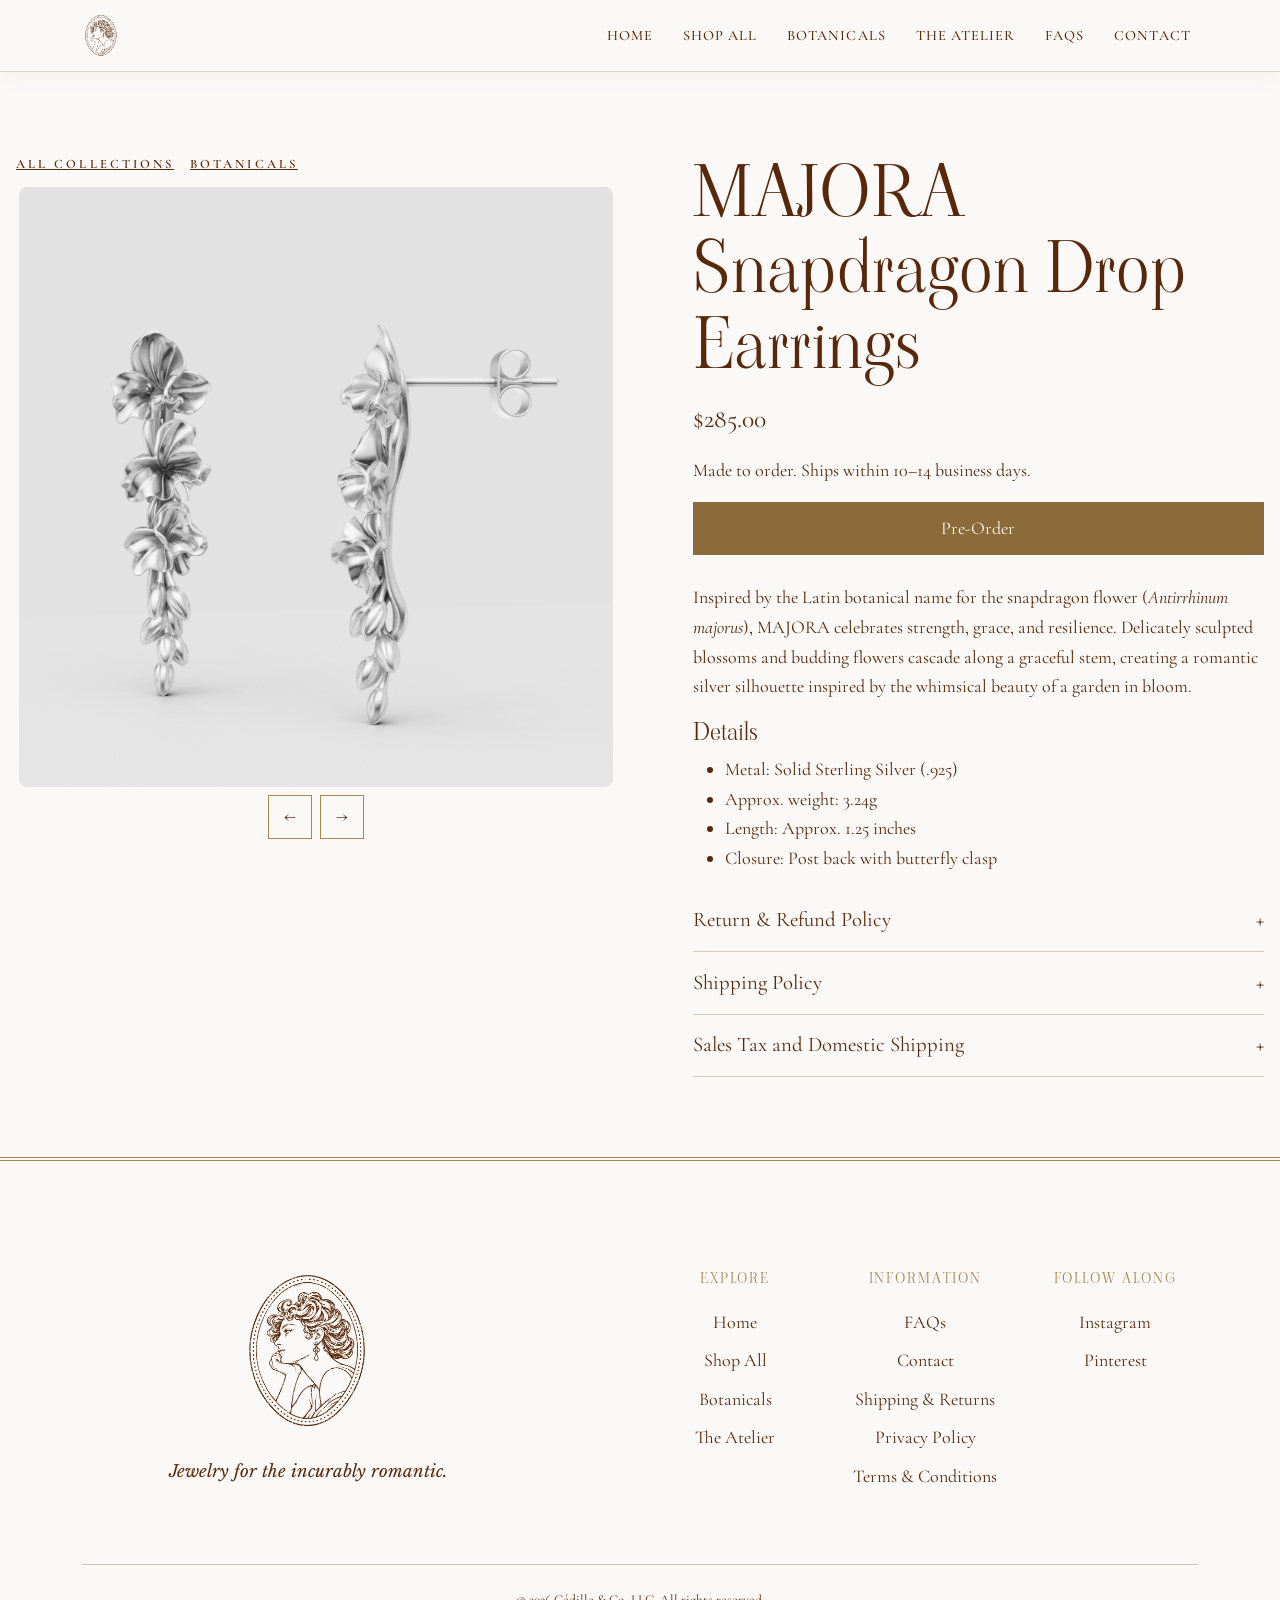
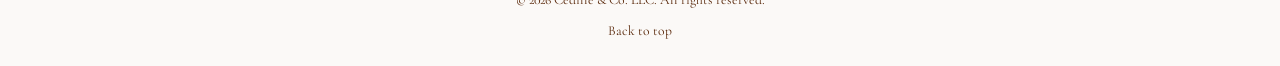
<file: majora.html>
<!doctype html>
<html lang="en">
<head>
  <meta charset="utf-8">
  <meta name="viewport" content="width=device-width, initial-scale=1">
  <meta name="description" content="MAJORA Snapdragon Drop Earrings in solid sterling silver.">
  <meta name="theme-color" content="#FBF9F7">
  <title>MAJORA Snapdragon Drop Earrings | Cédille &amp; Co.</title>
  <link rel="icon" type="image/png" href="assets/Cedille%20and%20Co%20Favicon.png">
  <link rel="preconnect" href="https://fonts.googleapis.com">
  <link rel="preconnect" href="https://fonts.gstatic.com" crossorigin>
  <link href="https://fonts.googleapis.com/css2?family=Cinzel:wght@400;500;600&amp;family=Cormorant+Garamond:ital,wght@0,400;0,500;0,600;1,400&amp;family=Libre+Baskerville:ital,wght@0,400;1,400&amp;display=swap" rel="stylesheet">
  <link href="https://fonts.googleapis.com/css2?family=Viaoda+Libre&amp;display=swap" rel="stylesheet">
  <link href="https://cdn.jsdelivr.net/npm/bootstrap@5.3.3/dist/css/bootstrap.min.css" rel="stylesheet" integrity="sha384-QWTKZyjpPEjISv5WaRU9OFeRpok6YctnYmDr5pNlyT2bRjXh0JMhjY6hW+ALEwIH" crossorigin="anonymous">
  <link rel="stylesheet" href="css/style.css">
</head>
<body class="product-page">
  <a class="skip-link" href="#product-content">Skip to product details</a>

  <header class="site-header" id="top">
    <nav class="navbar navbar-expand-lg" aria-label="Primary navigation">
      <div class="container-xl">
        <a class="navbar-brand" href="index.html" aria-label="Cédille and Co. home">
          <span class="navbar-logo-crop" aria-hidden="true"><img src="assets/Cedille%20and%20Co%20Primary%20Web%20logo.png" alt="" width="1080" height="1350"></span>
        </a>
        <button class="navbar-toggler" type="button" data-bs-toggle="collapse" data-bs-target="#primaryNav" aria-controls="primaryNav" aria-expanded="false" aria-label="Toggle navigation"><span class="navbar-toggler-icon"></span></button>
        <div class="collapse navbar-collapse" id="primaryNav">
          <ul class="navbar-nav ms-auto align-items-lg-center">
            <li class="nav-item"><a class="nav-link" href="index.html">Home</a></li>
            <li class="nav-item"><a class="nav-link" href="shop.html">Shop All</a></li>
            <li class="nav-item"><a class="nav-link" href="botanicals.html">Botanicals</a></li>
            <li class="nav-item"><a class="nav-link" href="atelier.html">The Atelier</a></li>
            <li class="nav-item"><a class="nav-link" href="faqs.html">FAQs</a></li>
            <li class="nav-item"><a class="nav-link" href="contact.html">Contact</a></li>
          </ul>
        </div>
      </div>
    </nav>
  </header>

  <main class="product-main" id="product-content">
    <div class="product-gallery" role="group" aria-label="Product photos">
      <div class="eyebrow product-gallery-links">
        <a href="shop.html">All Collections</a>
        <a href="botanicals.html">Botanicals</a>
      </div>
      <div class="product-photos" aria-live="polite">
        <img src="assets/MAJORA%20Snapdragon%202.png" alt="MAJORA sterling silver snapdragon drop earrings, first view" width="781" height="790">
        <img src="assets/MAJORA%20Snapdragon%203.png" alt="MAJORA sterling silver snapdragon drop earrings, second view" width="904" height="751" hidden>
      </div>
      <button type="button" aria-label="Previous photo">←</button>
      <button type="button" aria-label="Next photo">→</button>
    </div>

    <div class="product-copy">
      <h1>MAJORA Snapdragon Drop Earrings</h1>
      <p class="product-price">$285.00</p>
      <p>Made to order. Ships within 10–14 business days.</p>
      <button class="product-preorder" type="button" disabled>Pre-Order</button>

      <p>Inspired by the Latin botanical name for the snapdragon flower (<em>Antirrhinum majorus</em>), MAJORA celebrates strength, grace, and resilience. Delicately sculpted blossoms and budding flowers cascade along a graceful stem, creating a romantic silver silhouette inspired by the whimsical beauty of a garden in bloom.</p>

      <h2>Details</h2>
      <ul>
        <li>Metal: Solid Sterling Silver (.925)</li>
        <li>Approx. weight: 3.24g</li>
        <li>Length: Approx. 1.25 inches</li>
        <li>Closure: Post back with butterfly clasp</li>
      </ul>

      <details class="product-policy">
        <summary>Return &amp; Refund Policy</summary>
        <p>Request a return within 7 days of delivery. Jewelry must be unworn, unused, and in its original condition with all original packaging. Approved refunds are issued to the original payment method within 10 business days of approval.</p>
        <p><a href="faqs.html#policy-section-title">Read the full return policy</a></p>
      </details>
      <details class="product-policy">
        <summary>Shipping Policy</summary>
        <p>Each piece is made to order and ships within 10–14 business days. Orders ship via UPS, with available shipping methods and rates shown at checkout.</p>
        <p><a href="faqs.html#policy-section-title">Read the full shipping policy</a></p>
      </details>
      <details class="product-policy">
        <summary>Sales Tax and Domestic Shipping</summary>
        <p>Sales tax and standard U.S. shipping included. No surprises at checkout.</p>
      </details>
    </div>
  </main>

  <footer class="site-footer">
    <div class="container-xl">
      <div class="row gy-5 align-items-start">
        <div class="col-lg-5 footer-brand"><img src="assets/Cedille%20and%20Co%20Primary%20Web%20logo.png" alt="Cédille and Co." width="1080" height="1350" loading="lazy"><p>Jewelry for the incurably romantic.</p></div>
        <div class="col-6 col-lg-2 offset-lg-1"><h2>Explore</h2><ul><li><a href="index.html">Home</a></li><li><a href="shop.html">Shop All</a></li><li><a href="botanicals.html">Botanicals</a></li><li><a href="atelier.html">The Atelier</a></li></ul></div>
        <div class="col-6 col-lg-2"><h2>Information</h2><ul><li><a href="faqs.html">FAQs</a></li><li><a href="contact.html">Contact</a></li><li><a class="placeholder-link" href="#">Shipping &amp; Returns</a></li><li><a href="legal.html#privacy-policy">Privacy Policy</a></li><li><a href="legal.html#terms-of-service">Terms &amp; Conditions</a></li></ul></div>
        <div class="col-12 col-lg-2"><h2>Follow Along</h2><ul><li><a href="https://www.instagram.com/cedillejewelry/" target="_blank" rel="noopener noreferrer">Instagram</a></li><li><a href="https://www.pinterest.com/cedillejewelry/" target="_blank" rel="noopener noreferrer">Pinterest</a></li></ul></div>
      </div>
      <div class="footer-bottom"><p>&copy; 2026 Cédille &amp; Co. LLC. All rights reserved.</p><a href="#top">Back to top</a></div>
    </div>
  </footer>
  <script src="https://cdn.jsdelivr.net/npm/bootstrap@5.3.3/dist/js/bootstrap.bundle.min.js" integrity="sha384-YvpcrYf0tY3lHB60NNkmXc5s9fDVZLESaAA55NDzOxhy9GkcIdslK1eN7N6jIeHz" crossorigin="anonymous"></script>
  <script src="js/main.js"></script>
  <script src="js/product-gallery.js"></script>
</body>
</html>
</file>
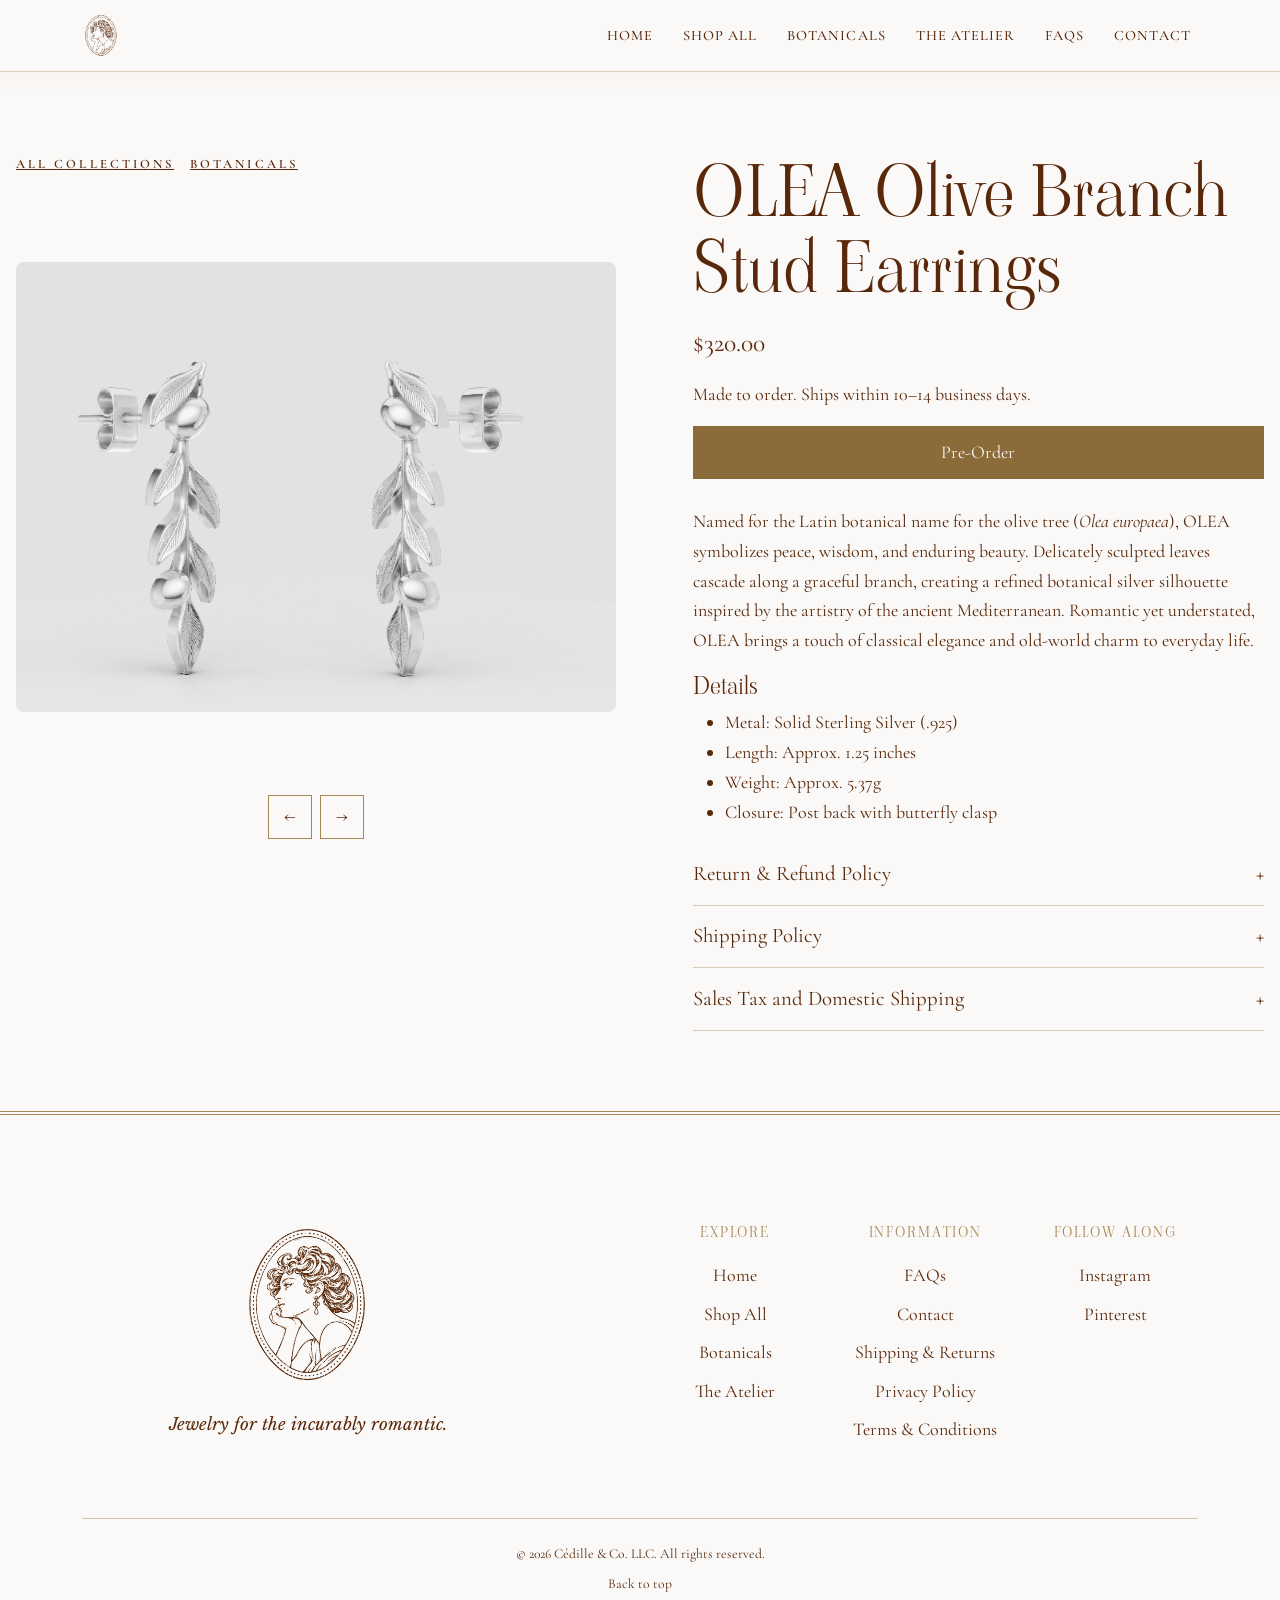
<file: olea.html>
<!doctype html>
<html lang="en">
<head>
  <meta charset="utf-8">
  <meta name="viewport" content="width=device-width, initial-scale=1">
  <meta name="description" content="OLEA Olive Branch Stud Earrings in solid sterling silver.">
  <meta name="theme-color" content="#FBF9F7">
  <title>OLEA Olive Branch Stud Earrings | Cédille &amp; Co.</title>
  <link rel="icon" type="image/png" href="assets/Cedille%20and%20Co%20Favicon.png">
  <link rel="preconnect" href="https://fonts.googleapis.com">
  <link rel="preconnect" href="https://fonts.gstatic.com" crossorigin>
  <link href="https://fonts.googleapis.com/css2?family=Cinzel:wght@400;500;600&amp;family=Cormorant+Garamond:ital,wght@0,400;0,500;0,600;1,400&amp;family=Libre+Baskerville:ital,wght@0,400;1,400&amp;display=swap" rel="stylesheet">
  <link href="https://fonts.googleapis.com/css2?family=Viaoda+Libre&amp;display=swap" rel="stylesheet">
  <link href="https://cdn.jsdelivr.net/npm/bootstrap@5.3.3/dist/css/bootstrap.min.css" rel="stylesheet" integrity="sha384-QWTKZyjpPEjISv5WaRU9OFeRpok6YctnYmDr5pNlyT2bRjXh0JMhjY6hW+ALEwIH" crossorigin="anonymous">
  <link rel="stylesheet" href="css/style.css">
</head>
<body class="product-page">
  <a class="skip-link" href="#product-content">Skip to product details</a>

  <header class="site-header" id="top">
    <nav class="navbar navbar-expand-lg" aria-label="Primary navigation">
      <div class="container-xl">
        <a class="navbar-brand" href="index.html" aria-label="Cédille and Co. home">
          <span class="navbar-logo-crop" aria-hidden="true"><img src="assets/Cedille%20and%20Co%20Primary%20Web%20logo.png" alt="" width="1080" height="1350"></span>
        </a>
        <button class="navbar-toggler" type="button" data-bs-toggle="collapse" data-bs-target="#primaryNav" aria-controls="primaryNav" aria-expanded="false" aria-label="Toggle navigation"><span class="navbar-toggler-icon"></span></button>
        <div class="collapse navbar-collapse" id="primaryNav">
          <ul class="navbar-nav ms-auto align-items-lg-center">
            <li class="nav-item"><a class="nav-link" href="index.html">Home</a></li>
            <li class="nav-item"><a class="nav-link" href="shop.html">Shop All</a></li>
            <li class="nav-item"><a class="nav-link" href="botanicals.html">Botanicals</a></li>
            <li class="nav-item"><a class="nav-link" href="atelier.html">The Atelier</a></li>
            <li class="nav-item"><a class="nav-link" href="faqs.html">FAQs</a></li>
            <li class="nav-item"><a class="nav-link" href="contact.html">Contact</a></li>
          </ul>
        </div>
      </div>
    </nav>
  </header>

  <main class="product-main" id="product-content">
    <div class="product-gallery" role="group" aria-label="Product photos">
      <div class="eyebrow product-gallery-links">
        <a href="shop.html">All Collections</a>
        <a href="botanicals.html">Botanicals</a>
      </div>
      <div class="product-photos" aria-live="polite">
        <img src="assets/Olea%201.png" alt="OLEA sterling silver olive branch stud earrings, first view" width="1048" height="786">
        <img src="assets/Olea%202.png" alt="OLEA sterling silver olive branch stud earrings, second view" width="841" height="771" hidden>
      </div>
      <button type="button" aria-label="Previous photo">←</button>
      <button type="button" aria-label="Next photo">→</button>
    </div>

    <div class="product-copy">
      <h1>OLEA Olive Branch Stud Earrings</h1>
      <p class="product-price">$320.00</p>
      <p>Made to order. Ships within 10–14 business days.</p>
      <button class="product-preorder" type="button" disabled>Pre-Order</button>

      <p>Named for the Latin botanical name for the olive tree (<em>Olea europaea</em>), OLEA symbolizes peace, wisdom, and enduring beauty. Delicately sculpted leaves cascade along a graceful branch, creating a refined botanical silver silhouette inspired by the artistry of the ancient Mediterranean. Romantic yet understated, OLEA brings a touch of classical elegance and old-world charm to everyday life.</p>

      <h2>Details</h2>
      <ul>
        <li>Metal: Solid Sterling Silver (.925)</li>
        <li>Length: Approx. 1.25 inches</li>
        <li>Weight: Approx. 5.37g</li>
        <li>Closure: Post back with butterfly clasp</li>
      </ul>

      <details class="product-policy">
        <summary>Return &amp; Refund Policy</summary>
        <p>Request a return within 7 days of delivery. Jewelry must be unworn, unused, and in its original condition with all original packaging. Approved refunds are issued to the original payment method within 10 business days of approval.</p>
        <p><a href="faqs.html#policy-section-title">Read the full return policy</a></p>
      </details>
      <details class="product-policy">
        <summary>Shipping Policy</summary>
        <p>Each piece is made to order and ships within 10–14 business days. Orders ship via UPS, with available shipping methods and rates shown at checkout.</p>
        <p><a href="faqs.html#policy-section-title">Read the full shipping policy</a></p>
      </details>
      <details class="product-policy">
        <summary>Sales Tax and Domestic Shipping</summary>
        <p>Sales tax and standard U.S. shipping included. No surprises at checkout.</p>
      </details>
    </div>
  </main>

  <footer class="site-footer">
    <div class="container-xl">
      <div class="row gy-5 align-items-start">
        <div class="col-lg-5 footer-brand"><img src="assets/Cedille%20and%20Co%20Primary%20Web%20logo.png" alt="Cédille and Co." width="1080" height="1350" loading="lazy"><p>Jewelry for the incurably romantic.</p></div>
        <div class="col-6 col-lg-2 offset-lg-1"><h2>Explore</h2><ul><li><a href="index.html">Home</a></li><li><a href="shop.html">Shop All</a></li><li><a href="botanicals.html">Botanicals</a></li><li><a href="atelier.html">The Atelier</a></li></ul></div>
        <div class="col-6 col-lg-2"><h2>Information</h2><ul><li><a href="faqs.html">FAQs</a></li><li><a href="contact.html">Contact</a></li><li><a class="placeholder-link" href="#">Shipping &amp; Returns</a></li><li><a href="legal.html#privacy-policy">Privacy Policy</a></li><li><a href="legal.html#terms-of-service">Terms &amp; Conditions</a></li></ul></div>
        <div class="col-12 col-lg-2"><h2>Follow Along</h2><ul><li><a href="https://www.instagram.com/cedillejewelry/" target="_blank" rel="noopener noreferrer">Instagram</a></li><li><a href="https://www.pinterest.com/cedillejewelry/" target="_blank" rel="noopener noreferrer">Pinterest</a></li></ul></div>
      </div>
      <div class="footer-bottom"><p>&copy; 2026 Cédille &amp; Co. LLC. All rights reserved.</p><a href="#top">Back to top</a></div>
    </div>
  </footer>
  <script src="https://cdn.jsdelivr.net/npm/bootstrap@5.3.3/dist/js/bootstrap.bundle.min.js" integrity="sha384-YvpcrYf0tY3lHB60NNkmXc5s9fDVZLESaAA55NDzOxhy9GkcIdslK1eN7N6jIeHz" crossorigin="anonymous"></script>
  <script src="js/main.js"></script>
  <script src="js/product-gallery.js"></script>
</body>
</html>
</file>
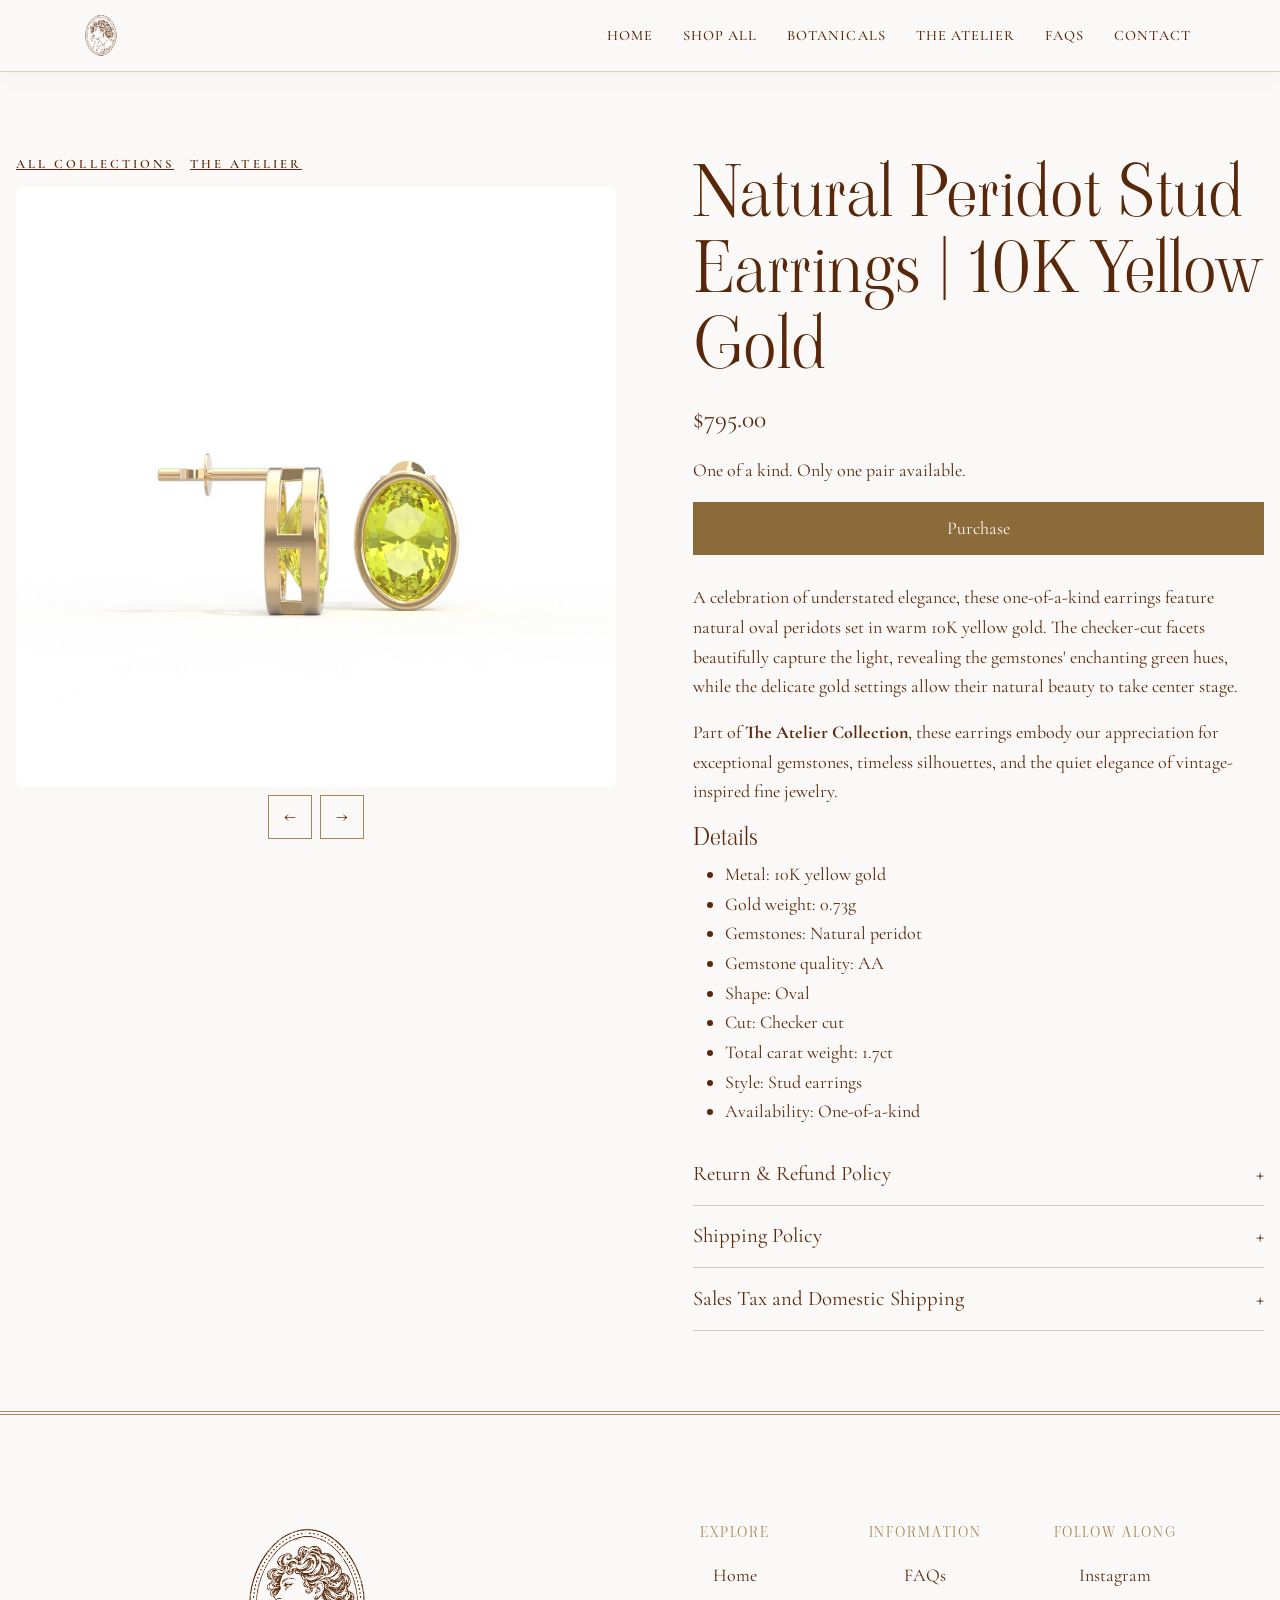
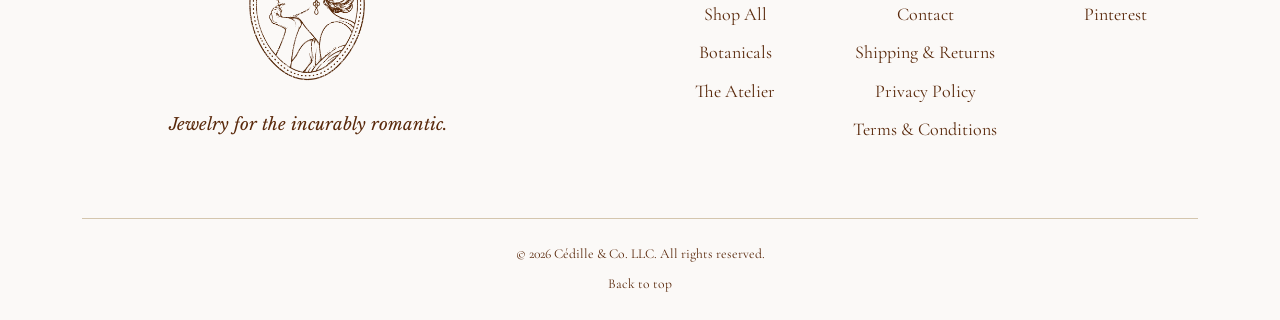
<file: peridotstuds.html>
<!doctype html>
<html lang="en">
<head>
  <meta charset="utf-8">
  <meta name="viewport" content="width=device-width, initial-scale=1">
  <meta name="description" content="Natural Peridot Stud Earrings | 10K Yellow Gold with oval checker-cut gemstones.">
  <meta name="theme-color" content="#FBF9F7">
  <title>Natural Peridot Stud Earrings | 10K Yellow Gold | Cédille &amp; Co.</title>
  <link rel="icon" type="image/png" href="assets/Cedille%20and%20Co%20Favicon.png">
  <link rel="preconnect" href="https://fonts.googleapis.com">
  <link rel="preconnect" href="https://fonts.gstatic.com" crossorigin>
  <link href="https://fonts.googleapis.com/css2?family=Cinzel:wght@400;500;600&amp;family=Cormorant+Garamond:ital,wght@0,400;0,500;0,600;1,400&amp;family=Libre+Baskerville:ital,wght@0,400;1,400&amp;display=swap" rel="stylesheet">
  <link href="https://fonts.googleapis.com/css2?family=Viaoda+Libre&amp;display=swap" rel="stylesheet">
  <link href="https://cdn.jsdelivr.net/npm/bootstrap@5.3.3/dist/css/bootstrap.min.css" rel="stylesheet" integrity="sha384-QWTKZyjpPEjISv5WaRU9OFeRpok6YctnYmDr5pNlyT2bRjXh0JMhjY6hW+ALEwIH" crossorigin="anonymous">
  <link rel="stylesheet" href="css/style.css">
</head>
<body class="product-page">
  <a class="skip-link" href="#product-content">Skip to product details</a>

  <header class="site-header" id="top">
    <nav class="navbar navbar-expand-lg" aria-label="Primary navigation">
      <div class="container-xl">
        <a class="navbar-brand" href="index.html" aria-label="Cédille and Co. home">
          <span class="navbar-logo-crop" aria-hidden="true"><img src="assets/Cedille%20and%20Co%20Primary%20Web%20logo.png" alt="" width="1080" height="1350"></span>
        </a>
        <button class="navbar-toggler" type="button" data-bs-toggle="collapse" data-bs-target="#primaryNav" aria-controls="primaryNav" aria-expanded="false" aria-label="Toggle navigation"><span class="navbar-toggler-icon"></span></button>
        <div class="collapse navbar-collapse" id="primaryNav">
          <ul class="navbar-nav ms-auto align-items-lg-center">
            <li class="nav-item"><a class="nav-link" href="index.html">Home</a></li>
            <li class="nav-item"><a class="nav-link" href="shop.html">Shop All</a></li>
            <li class="nav-item"><a class="nav-link" href="botanicals.html">Botanicals</a></li>
            <li class="nav-item"><a class="nav-link" href="atelier.html">The Atelier</a></li>
            <li class="nav-item"><a class="nav-link" href="faqs.html">FAQs</a></li>
            <li class="nav-item"><a class="nav-link" href="contact.html">Contact</a></li>
          </ul>
        </div>
      </div>
    </nav>
  </header>

  <main class="product-main" id="product-content">
    <div class="product-gallery" role="group" aria-label="Product photos">
      <div class="eyebrow product-gallery-links">
        <a href="shop.html">All Collections</a>
        <a href="atelier.html">The Atelier</a>
      </div>
      <div class="product-photos" aria-live="polite">
        <img src="assets/Peridot%201%20%281%29.jpg" alt="Natural peridot studs in yellow gold, first view" width="1000" height="1000">
        <img src="assets/Peridot%202%20%281%29.jpg" alt="Natural peridot studs in yellow gold, second view" width="1000" height="1000" hidden>
      </div>
      <button type="button" aria-label="Previous photo">←</button>
      <button type="button" aria-label="Next photo">→</button>
    </div>

    <div class="product-copy">
      <h1>Natural Peridot Stud Earrings | 10K Yellow Gold</h1>
      <p class="product-price">$795.00</p>
      <p>One of a kind. Only one pair available.</p>
      <button class="product-preorder" type="button" disabled>Purchase</button>

      <p>A celebration of understated elegance, these one-of-a-kind earrings feature natural oval peridots set in warm 10K yellow gold. The checker-cut facets beautifully capture the light, revealing the gemstones' enchanting green hues, while the delicate gold settings allow their natural beauty to take center stage.</p>

      <p>Part of <strong>The Atelier Collection</strong>, these earrings embody our appreciation for exceptional gemstones, timeless silhouettes, and the quiet elegance of vintage-inspired fine jewelry.</p>

      <h2>Details</h2>
      <ul>
        <li>Metal: 10K yellow gold</li>
        <li>Gold weight: 0.73g</li>
        <li>Gemstones: Natural peridot</li>
        <li>Gemstone quality: AA</li>
        <li>Shape: Oval</li>
        <li>Cut: Checker cut</li>
        <li>Total carat weight: 1.7ct</li>
        <li>Style: Stud earrings</li>
        <li>Availability: One-of-a-kind</li>
      </ul>

      <details class="product-policy">
        <summary>Return &amp; Refund Policy</summary>
        <p>Request a return within 7 days of delivery. Jewelry must be unworn, unused, and in its original condition with all original packaging. Approved refunds are issued to the original payment method within 10 business days of approval.</p>
        <p><a href="faqs.html#policy-section-title">Read the full return policy</a></p>
      </details>
      <details class="product-policy">
        <summary>Shipping Policy</summary>
        <p>Orders ship via UPS. See the full shipping policy for processing times and available destinations.</p>
        <p><a href="faqs.html#policy-section-title">Read the full shipping policy</a></p>
      </details>
      <details class="product-policy">
        <summary>Sales Tax and Domestic Shipping</summary>
        <p>Sales tax and standard U.S. shipping included. No surprises at checkout.</p>
      </details>
    </div>
  </main>

  <footer class="site-footer">
    <div class="container-xl">
      <div class="row gy-5 align-items-start">
        <div class="col-lg-5 footer-brand"><img src="assets/Cedille%20and%20Co%20Primary%20Web%20logo.png" alt="Cédille and Co." width="1080" height="1350" loading="lazy"><p>Jewelry for the incurably romantic.</p></div>
        <div class="col-6 col-lg-2 offset-lg-1"><h2>Explore</h2><ul><li><a href="index.html">Home</a></li><li><a href="shop.html">Shop All</a></li><li><a href="botanicals.html">Botanicals</a></li><li><a href="atelier.html">The Atelier</a></li></ul></div>
        <div class="col-6 col-lg-2"><h2>Information</h2><ul><li><a href="faqs.html">FAQs</a></li><li><a href="contact.html">Contact</a></li><li><a class="placeholder-link" href="#">Shipping &amp; Returns</a></li><li><a href="legal.html#privacy-policy">Privacy Policy</a></li><li><a href="legal.html#terms-of-service">Terms &amp; Conditions</a></li></ul></div>
        <div class="col-12 col-lg-2"><h2>Follow Along</h2><ul><li><a href="https://www.instagram.com/cedillejewelry/" target="_blank" rel="noopener noreferrer">Instagram</a></li><li><a href="https://www.pinterest.com/cedillejewelry/" target="_blank" rel="noopener noreferrer">Pinterest</a></li></ul></div>
      </div>
      <div class="footer-bottom"><p>&copy; 2026 Cédille &amp; Co. LLC. All rights reserved.</p><a href="#top">Back to top</a></div>
    </div>
  </footer>
  <script src="https://cdn.jsdelivr.net/npm/bootstrap@5.3.3/dist/js/bootstrap.bundle.min.js" integrity="sha384-YvpcrYf0tY3lHB60NNkmXc5s9fDVZLESaAA55NDzOxhy9GkcIdslK1eN7N6jIeHz" crossorigin="anonymous"></script>
  <script src="js/main.js"></script>
  <script src="js/product-gallery.js"></script>
</body>
</html>
</file>
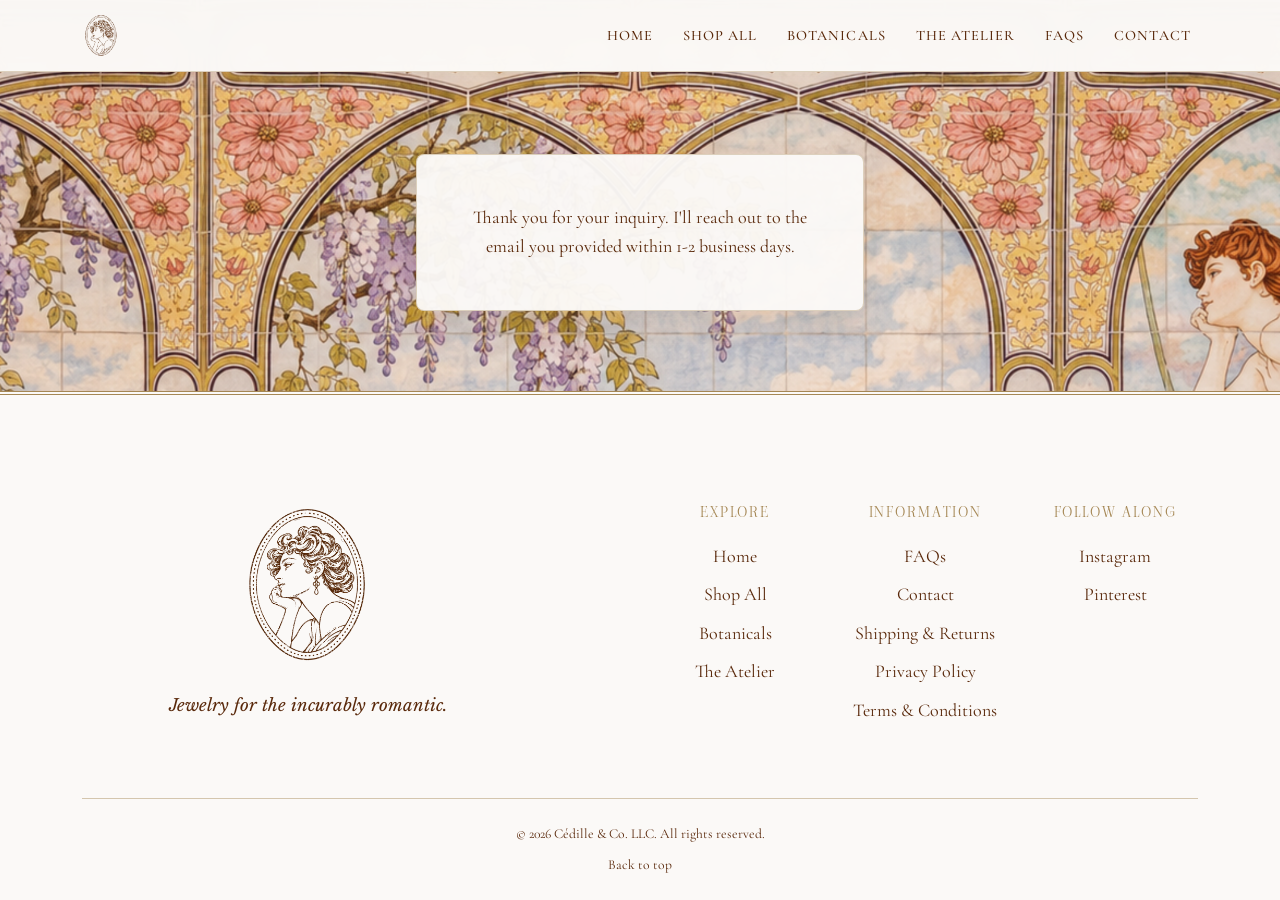
<file: thanks.html>
<!doctype html>
<html lang="en">
<head>
  <meta charset="utf-8">
  <meta name="viewport" content="width=device-width, initial-scale=1">
  <meta name="description" content="Thank you for contacting Cédille &amp; Co.">
  <meta name="theme-color" content="#FBF9F7">
  <title>Thank You | Cédille &amp; Co.</title>
  <link rel="icon" type="image/png" href="assets/Cedille%20and%20Co%20Favicon.png">
  <link rel="preconnect" href="https://fonts.googleapis.com">
  <link rel="preconnect" href="https://fonts.gstatic.com" crossorigin>
  <link href="https://fonts.googleapis.com/css2?family=Cinzel:wght@400;500;600&amp;family=Cormorant+Garamond:ital,wght@0,400;0,500;0,600;1,400&amp;family=Libre+Baskerville:ital,wght@0,400;1,400&amp;display=swap" rel="stylesheet">
  <link href="https://fonts.googleapis.com/css2?family=Viaoda+Libre&amp;display=swap" rel="stylesheet">
  <link href="https://cdn.jsdelivr.net/npm/bootstrap@5.3.3/dist/css/bootstrap.min.css" rel="stylesheet" integrity="sha384-QWTKZyjpPEjISv5WaRU9OFeRpok6YctnYmDr5pNlyT2bRjXh0JMhjY6hW+ALEwIH" crossorigin="anonymous">
  <link rel="stylesheet" href="css/style.css">
</head>
<body>
  <a class="skip-link" href="#thanks-content">Skip to confirmation</a>

  <header class="site-header" id="top">
    <nav class="navbar navbar-expand-lg" aria-label="Primary navigation">
      <div class="container-xl">
        <a class="navbar-brand" href="index.html" aria-label="Cédille and Co. home">
          <span class="navbar-logo-crop" aria-hidden="true"><img src="assets/Cedille%20and%20Co%20Primary%20Web%20logo.png" alt="" width="1080" height="1350"></span>
        </a>
        <button class="navbar-toggler" type="button" data-bs-toggle="collapse" data-bs-target="#primaryNav" aria-controls="primaryNav" aria-expanded="false" aria-label="Toggle navigation"><span class="navbar-toggler-icon"></span></button>
        <div class="collapse navbar-collapse" id="primaryNav">
          <ul class="navbar-nav ms-auto align-items-lg-center">
            <li class="nav-item"><a class="nav-link" href="index.html">Home</a></li>
            <li class="nav-item"><a class="nav-link" href="shop.html">Shop All</a></li>
            <li class="nav-item"><a class="nav-link" href="botanicals.html">Botanicals</a></li>
            <li class="nav-item"><a class="nav-link" href="atelier.html">The Atelier</a></li>
            <li class="nav-item"><a class="nav-link" href="faqs.html">FAQs</a></li>
            <li class="nav-item"><a class="nav-link" href="contact.html">Contact</a></li>
          </ul>
        </div>
      </div>
    </nav>
  </header>

  <main class="contact-main" id="thanks-content">
    <div class="contact-panel thanks-panel">
      <p>Thank you for your inquiry. I'll reach out to the email you provided within 1-2 business days.</p>
    </div>
  </main>

  <footer class="site-footer">
    <div class="container-xl">
      <div class="row gy-5 align-items-start">
        <div class="col-lg-5 footer-brand"><img src="assets/Cedille%20and%20Co%20Primary%20Web%20logo.png" alt="Cédille and Co." width="1080" height="1350" loading="lazy"><p>Jewelry for the incurably romantic.</p></div>
        <div class="col-6 col-lg-2 offset-lg-1"><h2>Explore</h2><ul><li><a href="index.html">Home</a></li><li><a href="shop.html">Shop All</a></li><li><a href="botanicals.html">Botanicals</a></li><li><a href="atelier.html">The Atelier</a></li></ul></div>
        <div class="col-6 col-lg-2"><h2>Information</h2><ul><li><a href="faqs.html">FAQs</a></li><li><a href="contact.html">Contact</a></li><li><a class="placeholder-link" href="#">Shipping &amp; Returns</a></li><li><a href="legal.html#privacy-policy">Privacy Policy</a></li><li><a href="legal.html#terms-of-service">Terms &amp; Conditions</a></li></ul></div>
        <div class="col-12 col-lg-2"><h2>Follow Along</h2><ul><li><a href="https://www.instagram.com/cedillejewelry/" target="_blank" rel="noopener noreferrer">Instagram</a></li><li><a href="https://www.pinterest.com/cedillejewelry/" target="_blank" rel="noopener noreferrer">Pinterest</a></li></ul></div>
      </div>
      <div class="footer-bottom"><p>&copy; 2026 Cédille &amp; Co. LLC. All rights reserved.</p><a href="#top">Back to top</a></div>
    </div>
  </footer>
  <script src="https://cdn.jsdelivr.net/npm/bootstrap@5.3.3/dist/js/bootstrap.bundle.min.js" integrity="sha384-YvpcrYf0tY3lHB60NNkmXc5s9fDVZLESaAA55NDzOxhy9GkcIdslK1eN7N6jIeHz" crossorigin="anonymous"></script>
  <script src="js/main.js"></script>
</body>
</html>
</file>
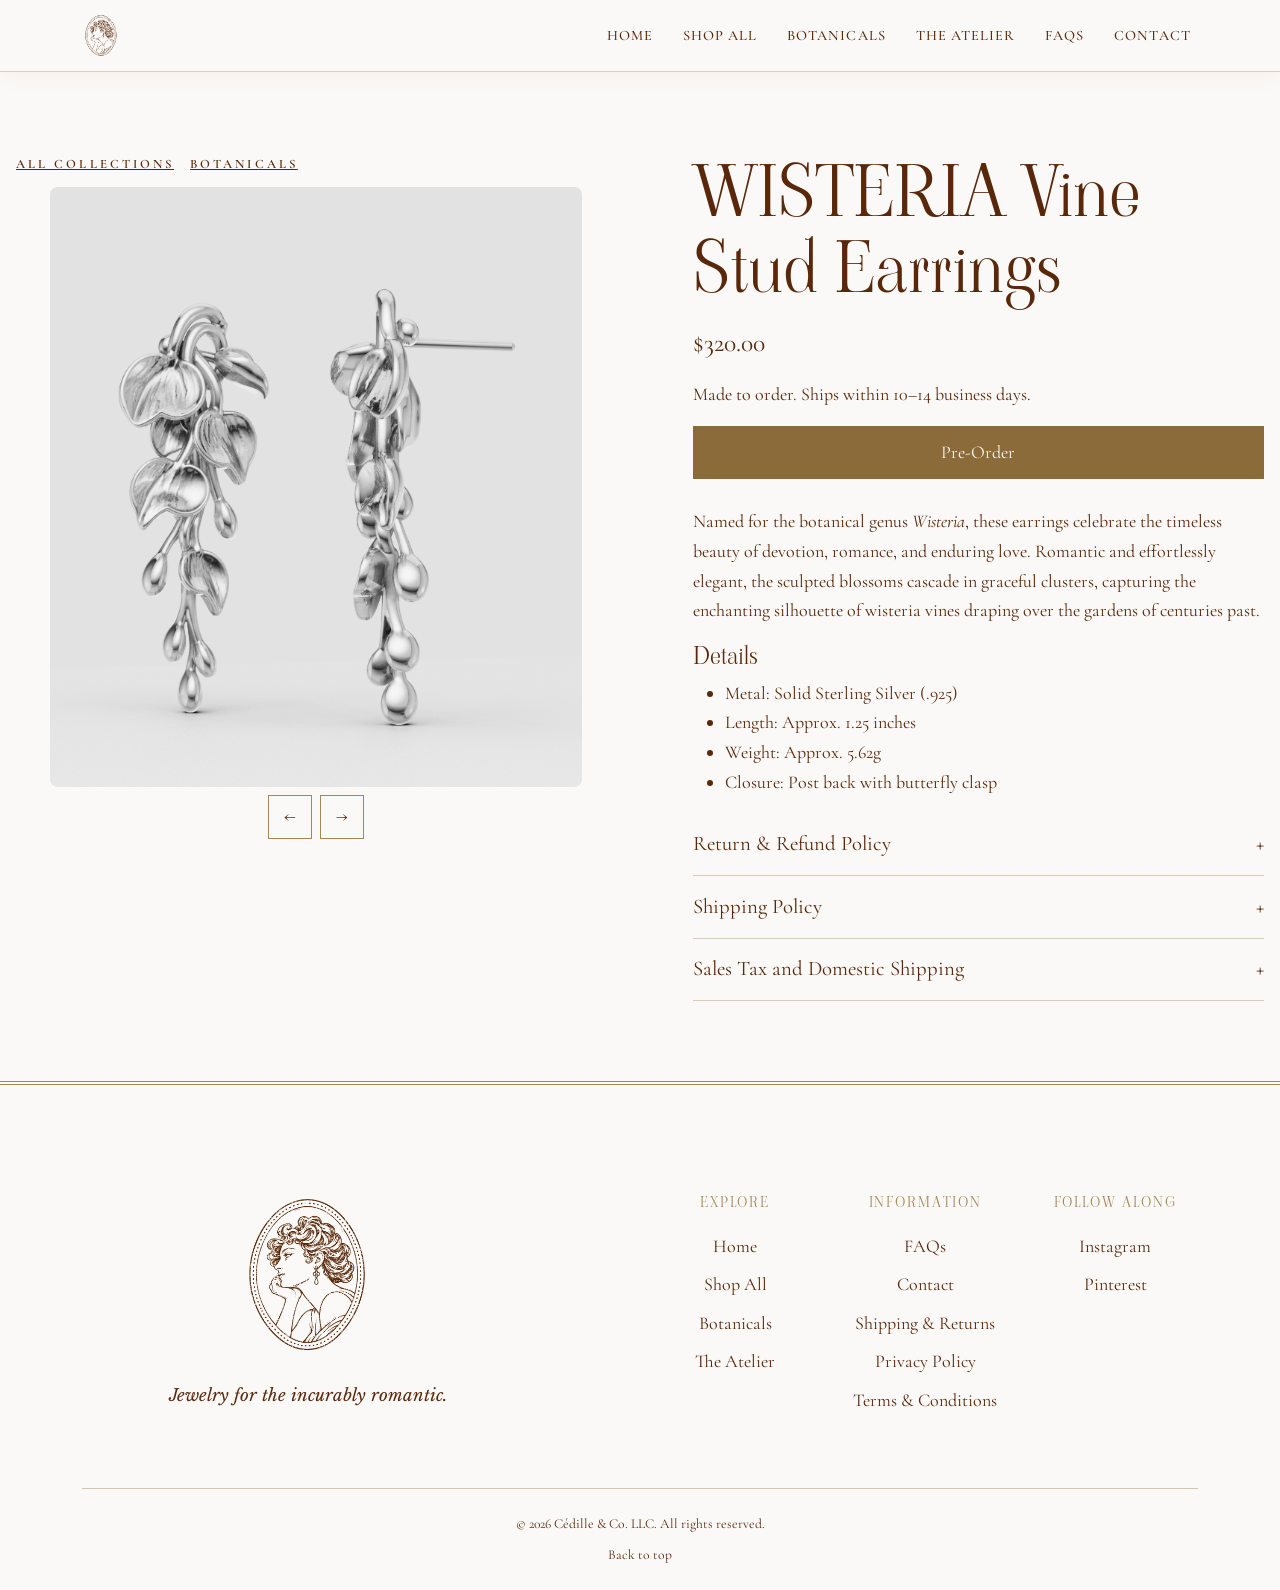
<file: wisteria.html>
<!doctype html>
<html lang="en">
<head>
  <meta charset="utf-8">
  <meta name="viewport" content="width=device-width, initial-scale=1">
  <meta name="description" content="WISTERIA Vine Stud Earrings in solid sterling silver.">
  <meta name="theme-color" content="#FBF9F7">
  <title>WISTERIA Vine Stud Earrings | Cédille &amp; Co.</title>
  <link rel="icon" type="image/png" href="assets/Cedille%20and%20Co%20Favicon.png">
  <link rel="preconnect" href="https://fonts.googleapis.com">
  <link rel="preconnect" href="https://fonts.gstatic.com" crossorigin>
  <link href="https://fonts.googleapis.com/css2?family=Cinzel:wght@400;500;600&amp;family=Cormorant+Garamond:ital,wght@0,400;0,500;0,600;1,400&amp;family=Libre+Baskerville:ital,wght@0,400;1,400&amp;display=swap" rel="stylesheet">
  <link href="https://fonts.googleapis.com/css2?family=Viaoda+Libre&amp;display=swap" rel="stylesheet">
  <link href="https://cdn.jsdelivr.net/npm/bootstrap@5.3.3/dist/css/bootstrap.min.css" rel="stylesheet" integrity="sha384-QWTKZyjpPEjISv5WaRU9OFeRpok6YctnYmDr5pNlyT2bRjXh0JMhjY6hW+ALEwIH" crossorigin="anonymous">
  <link rel="stylesheet" href="css/style.css">
</head>
<body class="product-page">
  <a class="skip-link" href="#product-content">Skip to product details</a>

  <header class="site-header" id="top">
    <nav class="navbar navbar-expand-lg" aria-label="Primary navigation">
      <div class="container-xl">
        <a class="navbar-brand" href="index.html" aria-label="Cédille and Co. home">
          <span class="navbar-logo-crop" aria-hidden="true"><img src="assets/Cedille%20and%20Co%20Primary%20Web%20logo.png" alt="" width="1080" height="1350"></span>
        </a>
        <button class="navbar-toggler" type="button" data-bs-toggle="collapse" data-bs-target="#primaryNav" aria-controls="primaryNav" aria-expanded="false" aria-label="Toggle navigation"><span class="navbar-toggler-icon"></span></button>
        <div class="collapse navbar-collapse" id="primaryNav">
          <ul class="navbar-nav ms-auto align-items-lg-center">
            <li class="nav-item"><a class="nav-link" href="index.html">Home</a></li>
            <li class="nav-item"><a class="nav-link" href="shop.html">Shop All</a></li>
            <li class="nav-item"><a class="nav-link" href="botanicals.html">Botanicals</a></li>
            <li class="nav-item"><a class="nav-link" href="atelier.html">The Atelier</a></li>
            <li class="nav-item"><a class="nav-link" href="faqs.html">FAQs</a></li>
            <li class="nav-item"><a class="nav-link" href="contact.html">Contact</a></li>
          </ul>
        </div>
      </div>
    </nav>
  </header>

  <main class="product-main" id="product-content">
    <div class="product-gallery" role="group" aria-label="Product photos">
      <div class="eyebrow product-gallery-links">
        <a href="shop.html">All Collections</a>
        <a href="botanicals.html">Botanicals</a>
      </div>
      <div class="product-photos" aria-live="polite">
        <img src="assets/Wisteria%20earrings%20%601.png" alt="WISTERIA sterling silver vine stud earrings, first view" width="713" height="805">
        <img src="assets/Wisteria%202.png" alt="WISTERIA sterling silver vine stud earrings, second view" width="767" height="830" hidden>
      </div>
      <button type="button" aria-label="Previous photo">←</button>
      <button type="button" aria-label="Next photo">→</button>
    </div>

    <div class="product-copy">
      <h1>WISTERIA Vine Stud Earrings</h1>
      <p class="product-price">$320.00</p>
      <p>Made to order. Ships within 10–14 business days.</p>
      <button class="product-preorder" type="button" disabled>Pre-Order</button>

      <p>Named for the botanical genus <em>Wisteria</em>, these earrings celebrate the timeless beauty of devotion, romance, and enduring love. Romantic and effortlessly elegant, the sculpted blossoms cascade in graceful clusters, capturing the enchanting silhouette of wisteria vines draping over the gardens of centuries past.</p>

      <h2>Details</h2>
      <ul>
        <li>Metal: Solid Sterling Silver (.925)</li>
        <li>Length: Approx. 1.25 inches</li>
        <li>Weight: Approx. 5.62g</li>
        <li>Closure: Post back with butterfly clasp</li>
      </ul>

      <details class="product-policy">
        <summary>Return &amp; Refund Policy</summary>
        <p>Request a return within 7 days of delivery. Jewelry must be unworn, unused, and in its original condition with all original packaging. Approved refunds are issued to the original payment method within 10 business days of approval.</p>
        <p><a href="faqs.html#policy-section-title">Read the full return policy</a></p>
      </details>
      <details class="product-policy">
        <summary>Shipping Policy</summary>
        <p>Each piece is made to order and ships within 10–14 business days. Orders ship via UPS, with available shipping methods and rates shown at checkout.</p>
        <p><a href="faqs.html#policy-section-title">Read the full shipping policy</a></p>
      </details>
      <details class="product-policy">
        <summary>Sales Tax and Domestic Shipping</summary>
        <p>Sales tax and standard U.S. shipping included. No surprises at checkout.</p>
      </details>
    </div>
  </main>

  <footer class="site-footer">
    <div class="container-xl">
      <div class="row gy-5 align-items-start">
        <div class="col-lg-5 footer-brand"><img src="assets/Cedille%20and%20Co%20Primary%20Web%20logo.png" alt="Cédille and Co." width="1080" height="1350" loading="lazy"><p>Jewelry for the incurably romantic.</p></div>
        <div class="col-6 col-lg-2 offset-lg-1"><h2>Explore</h2><ul><li><a href="index.html">Home</a></li><li><a href="shop.html">Shop All</a></li><li><a href="botanicals.html">Botanicals</a></li><li><a href="atelier.html">The Atelier</a></li></ul></div>
        <div class="col-6 col-lg-2"><h2>Information</h2><ul><li><a href="faqs.html">FAQs</a></li><li><a href="contact.html">Contact</a></li><li><a class="placeholder-link" href="#">Shipping &amp; Returns</a></li><li><a href="legal.html#privacy-policy">Privacy Policy</a></li><li><a href="legal.html#terms-of-service">Terms &amp; Conditions</a></li></ul></div>
        <div class="col-12 col-lg-2"><h2>Follow Along</h2><ul><li><a href="https://www.instagram.com/cedillejewelry/" target="_blank" rel="noopener noreferrer">Instagram</a></li><li><a href="https://www.pinterest.com/cedillejewelry/" target="_blank" rel="noopener noreferrer">Pinterest</a></li></ul></div>
      </div>
      <div class="footer-bottom"><p>&copy; 2026 Cédille &amp; Co. LLC. All rights reserved.</p><a href="#top">Back to top</a></div>
    </div>
  </footer>
  <script src="https://cdn.jsdelivr.net/npm/bootstrap@5.3.3/dist/js/bootstrap.bundle.min.js" integrity="sha384-YvpcrYf0tY3lHB60NNkmXc5s9fDVZLESaAA55NDzOxhy9GkcIdslK1eN7N6jIeHz" crossorigin="anonymous"></script>
  <script src="js/main.js"></script>
  <script src="js/product-gallery.js"></script>
</body>
</html>
</file>
<file: css/style.css>
:root { --espresso:#59280A; --ivory:#FBF9F7; --gold:#A58754; --espresso-rgb:89,40,10; --ivory-rgb:251,249,247; --display-heading:"Viaoda Libre",Georgia,serif; --heading:"Cinzel",Georgia,serif; --body:"Cormorant Garamond",Georgia,serif; --secondary:"Libre Baskerville",Georgia,serif; }
* { box-sizing:border-box; }
html { scroll-behavior:smooth; }
body { margin:0; color:var(--espresso); background:var(--ivory) url("../assets/Cedille and Co Web Banner Art Nouveau (1).png") center top/cover fixed no-repeat; font:1.125rem/1.65 var(--body); overflow-x:hidden; }
img { display:block; max-width:100%; }
a { color:inherit; }
h1,h2 { font-family:var(--display-heading); }
.skip-link { position:fixed; top:.5rem; left:.5rem; z-index:1100; padding:.65rem 1rem; color:var(--ivory); background:var(--espresso); transform:translateY(-150%); }
.skip-link:focus { transform:translateY(0); }
:focus-visible { outline:3px solid var(--gold); outline-offset:4px; }
.site-header { position:fixed; inset:0 0 auto; z-index:1030; }
.navbar { min-height:4.5rem; padding:.3rem 0; background:rgba(var(--ivory-rgb),.98); border-bottom:1px solid rgba(165,135,84,.35); box-shadow:0 4px 24px rgba(var(--espresso-rgb),.045); backdrop-filter:blur(12px); }
.navbar-brand { display:block; padding:0; }
.navbar-logo-crop { position:relative; display:block; width:2.4rem; height:3.45rem; overflow:hidden; }
.navbar-logo-crop img { width:100%; height:100%; object-fit:contain; }
.navbar-nav { gap:clamp(.25rem,1.2vw,1.1rem); }
.nav-link { position:relative; padding:.55rem .45rem!important; color:var(--espresso); font:500 .9rem/1.2 var(--body); letter-spacing:.075em; text-transform:uppercase; }
.nav-link::after { content:""; position:absolute; right:.7rem; bottom:.45rem; left:.7rem; height:1px; background:var(--gold); transform:scaleX(0); transition:transform .3s ease; }
.nav-link:hover,.nav-link:focus,.nav-link.active { color:var(--espresso); }
.nav-link:hover::after,.nav-link:focus::after,.nav-link.active::after { transform:scaleX(1); }
.navbar-toggler { border-color:rgba(89,40,10,.25); border-radius:8px; }
.hero { position:relative; display:grid; min-height:100svh; padding:5.5rem 1.25rem 2rem; overflow:hidden; background:transparent; place-items:center; }
.hero-content { position:relative; z-index:1; display:flex; width:min(42rem,100%); align-items:center; flex-direction:column; padding:clamp(1.5rem,3vw,2.5rem) clamp(1rem,4vw,3.25rem); text-align:center; background:rgba(var(--ivory-rgb),.46); border:1px solid rgba(251,249,247,.48); border-radius:8px; box-shadow:0 16px 50px rgba(var(--espresso-rgb),.06); backdrop-filter:blur(2px); }
.hero-emblem { position:relative; width:clamp(8.5rem,17.5vw,17.5rem); aspect-ratio:4/5; overflow:hidden; }
.hero-figure { width:100%; height:100%; object-fit:contain; pointer-events:none; }
.eyebrow { margin:0 0 1rem; color:var(--gold); font-size:.8rem; font-weight:600; letter-spacing:.24em; text-transform:uppercase; }
.hero h1 { margin:.5rem 0 0; color:rgba(var(--espresso-rgb),.8); font:400 clamp(3rem,6vw,5.4rem)/.98 var(--display-heading); letter-spacing:.01em; }
.ornament { display:flex; align-items:center; gap:.8rem; width:min(13rem,55%); margin:1.5rem auto; color:var(--gold); }
.ornament::before,.ornament::after { content:""; height:1px; flex:1; background:var(--gold); }
.ornament span { font-size:.6rem; }
.hero-tagline { margin:1.1rem 0 0; color:rgba(var(--espresso-rgb),.78); font:italic clamp(.9rem,1.8vw,1.5rem)/1.3 var(--secondary); white-space:nowrap; }
.hero-established { margin:clamp(1.5rem,2.5vw,2.4rem) 0 0; color:rgba(var(--espresso-rgb),.75); font:400 clamp(1rem,1.8vw,1.35rem)/1 var(--body); letter-spacing:.04em; text-transform:uppercase; }
.hero-cta { display:grid; width:min(30rem,78vw); min-height:4.75rem; margin-top:clamp(1.75rem,3vw,2.75rem); padding:1rem 2rem; color:rgba(var(--espresso-rgb),.78); background:rgba(var(--ivory-rgb),.72); border:1px solid rgba(251,249,247,.48); border-radius:8px; font:400 clamp(1.1rem,1.8vw,1.4rem)/1.2 var(--body); text-decoration:underline; text-decoration-thickness:1px; text-underline-offset:.22em; place-items:center; transition:background-color .25s ease,color .25s ease; }
.hero-cta:hover,.hero-cta:focus { color:var(--espresso); background:rgba(var(--ivory-rgb),.94); }
.section-shell { padding:clamp(5rem,9vw,8.5rem) 0; }
.collections-section { background:transparent; }
.instagram-section { background:transparent; }
.section-heading { max-width:44rem; margin:0 auto clamp(2.8rem,5vw,4.5rem); padding:clamp(1.25rem,3vw,2rem); background:rgba(var(--ivory-rgb),.72); border:1px solid rgba(251,249,247,.5); border-radius:8px; box-shadow:0 12px 36px rgba(var(--espresso-rgb),.06); backdrop-filter:blur(2px); }
.section-heading h2,.story-panel h2 { margin:0; font:500 clamp(2rem,4vw,3.4rem)/1.2 var(--display-heading); letter-spacing:.06em; text-transform:uppercase; }
.section-heading>p:last-child { margin:1rem auto 0; font-size:1.2rem; }
.collections-section .section-heading { width:fit-content; max-width:calc(100% - 2rem); padding-inline:clamp(1rem,3vw,2rem); }
.collections-section #collections-title { font-size:clamp(1.3rem,2.6vw,2.35rem); letter-spacing:.04em; white-space:nowrap; }
.collections-section .section-heading .ornament { margin-top:.65rem; margin-bottom:0; }
#story-title { max-width:34rem; margin-inline:auto; font-size:clamp(1.3rem,2.6vw,2.35rem); letter-spacing:.04em; text-wrap:balance; }
.instagram-section h2 { font-size:clamp(1.3rem,2.6vw,2.35rem); letter-spacing:.04em; }
.collection-grid { width:80%; margin-inline:auto; }
.collection-card { position:relative; height:33.6rem; overflow:hidden; background:var(--espresso); border-radius:8px; box-shadow:0 18px 40px rgba(var(--espresso-rgb),.14); }
.collection-card::after { content:""; position:absolute; inset:12px; z-index:2; border:1px solid rgba(251,249,247,.6); border-radius:8px; pointer-events:none; transition:.4s ease; }
a.collection-card { display:block; text-decoration:none; }
.contact-main { padding:clamp(7rem,12vw,10rem) 1rem 5rem; }
.contact-panel {
  width:min(36rem,100%);
  margin-inline:auto;
  padding:clamp(1.25rem,5vw,3rem);
  border:1px solid rgba(165,135,84,.35);
  border-radius:8px;
  background:rgba(var(--ivory-rgb),.96);
  box-shadow:0 12px 36px rgba(var(--espresso-rgb),.1);
}
.contact-panel h1 { margin:0 0 1.5rem; text-align:center; }
.thanks-panel { width:min(28rem,100%); text-align:center; }
.thanks-panel p { margin:0; }
.contact-form,.contact-field { display:grid; }
.contact-form { gap:1rem; }
.contact-field { gap:.25rem; }
.contact-field label { font-weight:600; }
.contact-form .form-control,.contact-form .form-select {
  min-height:2.75rem;
  border-color:var(--gold);
  background-color:var(--ivory);
  color:var(--espresso);
}
.contact-submit {
  padding:.65rem 1rem;
  border:1px solid var(--espresso);
  border-radius:8px;
  background:var(--espresso);
  color:var(--ivory);
}
.collection-card img { width:100%; height:100%; object-fit:cover; transition:transform .8s cubic-bezier(.2,.7,.2,1); }
.collection-card:first-child img { object-position:center 38%; }
.collection-overlay { position:absolute; inset:auto 0 0; z-index:1; padding:7rem clamp(1.5rem,4vw,3rem) clamp(2rem,4vw,3rem); color:var(--ivory); text-align:center; background:linear-gradient(transparent,rgba(var(--espresso-rgb),.88)); }
.collection-kicker { margin-bottom:.4rem; font-size:.78rem; font-weight:600; letter-spacing:.2em; text-transform:uppercase; }
.collection-overlay h3 { margin:0; font:500 clamp(2rem,4vw,3rem)/1.15 var(--heading); letter-spacing:.1em; text-transform:uppercase; }
.gold-rule { display:block; width:3rem; height:1px; margin:1rem auto; background:var(--gold); transition:width .4s ease; }
.collection-overlay p:not(.collection-kicker) { max-width:31rem; margin:0 auto 1.25rem; line-height:1.45; }
.future-link { display:inline-block; padding-bottom:.25rem; border-bottom:1px solid var(--gold); font-size:.8rem; letter-spacing:.16em; text-transform:uppercase; }
.collection-card:hover img,.collection-card:focus img { transform:scale(1.035); }
.collection-card:hover::after,.collection-card:focus::after { inset:16px; border-color:var(--gold); }
.collection-card:hover .gold-rule,.collection-card:focus .gold-rule { width:5rem; }
.story-section { padding-inline:1.25rem; }
.story-panel { width:min(52rem,100%); margin:0 auto; padding:clamp(3.5rem,7vw,6rem) clamp(1.75rem,7vw,6.5rem); text-align:center; background:rgba(var(--ivory-rgb),.78); border:1px solid rgba(251,249,247,.5); border-radius:8px; box-shadow:0 20px 65px rgba(var(--espresso-rgb),.11); backdrop-filter:blur(2px); }
.story-panel>p:not(.eyebrow) { margin:0 auto 1.25rem; font-size:1.2rem; }
.story-panel .story-close { margin-top:2rem!important; font-family:var(--secondary); font-style:italic; }
.instagram-section { border-top:1px solid rgba(165,135,84,.24); }
.instagram-frame { width:min(35rem,100%); margin:0 auto; padding:1rem; overflow:hidden; text-align:center; background:rgba(var(--ivory-rgb),.72); border:1px solid rgba(165,135,84,.3); border-radius:8px; box-shadow:0 12px 36px rgba(var(--espresso-rgb),.06); }
.instagram-media { min-width:0!important; width:100%!important; max-width:100%!important; margin:0 auto!important; border-radius:8px!important; overflow:hidden; }
.instagram-fallback { display:inline-block; margin-top:1.5rem; padding:.6rem 0; border-bottom:1px solid var(--gold); font:600 .9rem/1 var(--heading); letter-spacing:.1em; text-decoration:none; text-transform:uppercase; }
.site-footer { padding:clamp(4.5rem,8vw,7rem) 0 1.5rem; color:var(--espresso); text-align:center; background:var(--ivory); border-top:4px double var(--gold); }
.footer-brand img { width:9.5rem; max-height:11rem; margin:0 auto 1.2rem; object-fit:contain; object-position:center; }
.footer-brand p { font:italic 1.05rem/1.5 var(--secondary); }
.site-footer h2 { margin:.5rem 0 1.25rem; color:var(--gold); font:500 .85rem/1.2 var(--display-heading); letter-spacing:.14em; text-transform:uppercase; }
.site-footer ul { margin:0; padding:0; list-style:none; }
.site-footer li { margin-bottom:.55rem; }
.site-footer a { color:var(--espresso); text-decoration-color:transparent; text-underline-offset:.25rem; transition:.25s ease; }
.site-footer a:hover,.site-footer a:focus { color:var(--gold); text-decoration-color:var(--gold); }
.site-footer .row>div { text-align:center; }
.footer-bottom { display:flex; align-items:center; justify-content:center; flex-direction:column; gap:.5rem; margin-top:4rem; padding:1.5rem 0 0; border-top:1px solid rgba(165,135,84,.45); font-size:.85rem; text-align:center; }
.footer-bottom p { margin:0; }
@media (max-width:991.98px) { .navbar-collapse{padding:.7rem 0 .35rem;border-top:1px solid rgba(165,135,84,.35);margin-top:.4rem}.nav-link{padding-block:.65rem!important}.hero{padding-top:5.25rem}.collection-card{height:28.8rem} }
@media (max-width:767.98px) { body{background-attachment:scroll;background-size:auto 100svh;background-position:center top}.hero{min-height:47rem;padding:5.25rem 1rem 1.75rem}.hero-content{width:min(31rem,94vw);padding:1.4rem 1rem 1.75rem;backdrop-filter:none}.hero-emblem{width:clamp(7.5rem,34vw,11rem)}.hero h1{font-size:clamp(2.9rem,14vw,4.5rem)}.hero-tagline{max-width:28rem}.hero-cta{width:min(27rem,82vw);min-height:4.35rem;margin-top:1.75rem}.collection-grid{width:80%}.collection-card{height:25.6rem}.collection-overlay{padding:5rem 1.25rem 1.5rem}.footer-bottom{align-items:center;flex-direction:column} }
@media (max-width:399px) { .hero h1{font-size:2.15rem}.collection-overlay p:not(.collection-kicker){font-size:1rem} }
@media (prefers-reduced-motion:reduce) { html{scroll-behavior:auto}*,*::before,*::after{scroll-behavior:auto!important;transition-duration:.01ms!important;animation-duration:.01ms!important;animation-iteration-count:1!important} }

/* Legal page */
.legal-page { min-height:100svh; background-color:var(--ivory); background-image:url("../assets/Cedille and Co Web Banner Art Nouveau (1).png"); background-position:center top; background-size:cover; background-attachment:fixed; background-repeat:no-repeat; }
.legal-main { display:grid; position:relative; z-index:1; gap:2rem; padding-top:clamp(7.5rem,11vw,10rem); padding-bottom:clamp(4rem,9vw,8rem); }
.legal-container { width:min(56rem,100%); min-height:12rem; margin-inline:auto; padding:clamp(1.5rem,4vw,3rem); background:rgba(var(--ivory-rgb),.82); border:1px solid rgba(251,249,247,.58); border-radius:8px; box-shadow:0 16px 48px rgba(var(--espresso-rgb),.09); backdrop-filter:blur(3px); }
.legal-container h2 { margin:0; color:var(--espresso); font:500 clamp(1.3rem,2.6vw,2.35rem)/1.2 var(--display-heading); letter-spacing:.04em; text-align:center; text-transform:uppercase; }
.legal-body { margin-top:1.5rem; }
.legal-disclosure { min-height:0; padding:0; }
.legal-disclosure>summary { display:flex; position:relative; align-items:center; justify-content:center; min-height:5.5rem; padding:1.5rem 4rem; cursor:pointer; list-style:none; color:var(--espresso); font:500 clamp(1.3rem,2.6vw,2.35rem)/1.2 var(--heading); letter-spacing:.04em; text-align:center; text-transform:uppercase; }
.legal-disclosure>summary::-webkit-details-marker { display:none; }
.legal-disclosure>summary::after { content:"+"; position:absolute; right:1.75rem; color:var(--gold); font:400 2rem/1 var(--body); transition:transform .25s ease; }
.legal-disclosure[open]>summary::after { transform:rotate(45deg); }
.legal-disclosure[open]>summary { border-bottom:1px solid rgba(165,135,84,.35); }
.legal-disclosure>.legal-body { margin:0; padding:clamp(1.5rem,4vw,3rem); }
.legal-body h3 { margin:2.25rem 0 .85rem; color:var(--espresso); font:500 clamp(1.05rem,2vw,1.35rem)/1.35 var(--heading); letter-spacing:.035em; }
.legal-body h3:first-of-type { margin-top:1.75rem; }
.legal-body h4 { margin:1.5rem 0 .65rem; color:var(--espresso); font:600 1.05rem/1.4 var(--body); }
.legal-body p { margin:0 0 1rem; }
.legal-body ul { margin:0 0 1.25rem; padding-left:1.4rem; }
.legal-body li { margin-bottom:.45rem; }
.legal-body a { color:var(--espresso); text-decoration-color:var(--gold); text-underline-offset:.18em; }
.legal-body a:hover,.legal-body a:focus { color:var(--gold); }
.faq-container { text-align:center; }
.faq-section-title { margin:0; color:var(--espresso); font:500 clamp(1.3rem,2.6vw,2.35rem)/1.2 var(--display-heading); letter-spacing:.04em; text-align:center; text-transform:uppercase; }
.faq-list:empty { display:none; }
.faq-list { display:grid; gap:2.25rem; text-align:left; }
.faq-intro { margin:0!important; font:italic 1.15rem/1.5 var(--secondary); text-align:center; }
.faq-category h3 { margin:0 0 .85rem; color:var(--espresso); font:500 clamp(1.05rem,2vw,1.35rem)/1.35 var(--heading); letter-spacing:.04em; text-align:center; text-transform:uppercase; }
.faq-questions { display:grid; gap:.75rem; }
.faq-disclosure>summary { text-align:left; }
.policy-list { display:grid; gap:.85rem; }
.policy-disclosure { background:rgba(var(--ivory-rgb),.55); border:1px solid rgba(165,135,84,.3); border-radius:8px; overflow:hidden; }
.policy-disclosure>summary { display:flex; position:relative; align-items:center; min-height:4rem; padding:1rem 3.5rem 1rem 1.25rem; cursor:pointer; list-style:none; color:var(--espresso); font:500 clamp(1rem,1.8vw,1.2rem)/1.3 var(--heading); letter-spacing:.025em; text-align:left; }
.policy-disclosure>summary::-webkit-details-marker { display:none; }
.policy-disclosure>summary::after { content:"+"; position:absolute; right:1.25rem; color:var(--gold); font:400 1.7rem/1 var(--body); transition:transform .25s ease; }
.policy-disclosure[open]>summary::after { transform:rotate(45deg); }
.policy-disclosure[open]>summary { border-bottom:1px solid rgba(165,135,84,.3); }
.policy-body { padding:1.25rem; }
.policy-body:empty { display:none; }
.policy-body h4 { margin:0 0 1rem; color:var(--espresso); font:500 clamp(1.2rem,2.2vw,1.55rem)/1.3 var(--heading); letter-spacing:.035em; text-align:center; text-transform:uppercase; }
.policy-body h5 { margin:1.75rem 0 .65rem; color:var(--espresso); font:600 1.05rem/1.4 var(--body); }
.policy-body p { margin:0 0 1rem; }
.policy-body ul { margin:0 0 1.25rem; padding-left:1.4rem; }
.policy-body li { margin-bottom:.45rem; }
.policy-body a { color:var(--espresso); text-decoration-color:var(--gold); text-underline-offset:.18em; }
.policy-body a:hover,.policy-body a:focus { color:var(--gold); }
@media (max-width:767.98px) { .legal-page{background-attachment:scroll;background-size:auto 100svh}.legal-main{gap:1.25rem;padding-inline:1rem}.legal-container{min-height:10rem;padding:1.5rem 1.25rem;backdrop-filter:none}.legal-disclosure{min-height:0;padding:0}.legal-disclosure>summary{min-height:5rem;padding:1.25rem 3.25rem 1.25rem 1rem}.legal-disclosure>summary::after{right:1.25rem}.legal-disclosure>.legal-body{padding:1.5rem 1.25rem}.policy-disclosure>summary{padding-left:1rem} }

/* About page */
.about-page { background:#FBF9F7; }
.about-main { padding:clamp(8rem,10vw,10rem) clamp(1.5rem,5vw,7.5rem) clamp(5rem,9vw,8rem); }
.collections-main { min-height:65vh; }
.about-heading { max-width:52rem; margin:0 auto clamp(3rem,6vw,5rem); text-align:center; }
.about-heading h1 { margin:0; color:var(--espresso); font:500 clamp(2rem,4.5vw,3.5rem)/1.1 var(--display-heading); letter-spacing:.06em; text-transform:uppercase; }
.about-heading h2 { margin:1rem 0 0; color:var(--gold); font:italic 400 clamp(1.25rem,2.5vw,1.8rem)/1.4 var(--display-heading); }
.about-layout { width:min(72rem,100%); margin-inline:auto; }
.about-portrait { flex:0 0 150px; width:150px; height:150px; max-width:150px; margin:0; overflow:hidden; border-radius:8px; }
.about-portrait img { width:100%; height:100%; object-fit:cover; object-position:center top; }
.about-copy { width:100%; color:var(--gold); font-size:16px; line-height:1.62; text-align:center; }
.about-copy p { margin:0 0 clamp(2rem,3vw,3.5rem); }
.about-opening { color:var(--gold); font-size:1.08em; }
.about-copy .aside { white-space:nowrap; }
.story-signoff { display:flex; align-items:center; justify-content:center; gap:1.5rem; margin-top:.5rem; }
.about-signature { margin:0!important; text-align:left; }
.about-signature em { font:italic 1.25em/1.5 var(--secondary); }
.values-section { width:min(72rem,100%); margin:0 auto; }
.story-section { margin-top:clamp(5rem,10vw,9rem); padding-top:clamp(3rem,6vw,5rem); border-top:1px solid rgba(165,135,84,.35); }
.values-heading { margin:0 auto clamp(2.5rem,5vw,4rem); text-align:center; }
.values-heading h2 { margin:0; color:var(--espresso); font:500 clamp(1.5rem,3vw,2.35rem)/1.2 var(--display-heading); letter-spacing:.05em; text-transform:uppercase; }
.values-heading .ornament { margin-top:.8rem; margin-bottom:0; }
.values-grid { display:grid; grid-template-columns:repeat(2,minmax(0,1fr)); gap:1.25rem; }
.value-card { padding:clamp(1.5rem,3vw,2.25rem); background:rgba(var(--ivory-rgb),.82); border:1px solid rgba(165,135,84,.3); border-radius:8px; box-shadow:0 12px 32px rgba(var(--espresso-rgb),.05); }
.value-card h3 { margin:0 0 .8rem; color:var(--gold); font:500 clamp(1.05rem,1.8vw,1.3rem)/1.4 var(--heading); }
.value-card p { margin:0; color:var(--espresso); font-size:1.1rem; line-height:1.6; }
@media (max-width:767.98px) { .about-main{padding:7rem 1rem 4.5rem}.about-layout{width:100%}.about-portrait{width:150px;height:150px;max-width:150px;margin:0}.about-copy{width:100%;margin-inline:auto;font-size:16px;line-height:1.65}.about-copy p{margin-bottom:2rem}.about-copy .aside{white-space:normal}.story-signoff{gap:1rem}.story-signoff .about-signature{margin:0!important}.values-section{margin-top:0;padding-top:0}.story-section{margin-top:4.5rem;padding-top:3rem}.values-grid{grid-template-columns:1fr}.value-card p{font-size:1.05rem} }
.product-page { background:var(--ivory); }
.shop-page { background:var(--ivory); }
.shop-main {
  min-height:75vh;
  padding:7rem clamp(1rem,2.5vw,2.25rem) 6rem;
  color:#795b30;
}
.shop-breadcrumb {
  display:flex;
  align-items:center;
  gap:.7rem;
  margin-bottom:clamp(3rem,8vw,7rem);
}
.shop-count { margin-bottom:1.25rem; }
.shop-grid {
  display:grid;
  grid-template-columns:repeat(auto-fill,minmax(min(100%,15rem),1fr));
  max-width:66rem;
  gap:2rem .75rem;
}
.shop-card a { display:block; text-decoration:none; }
.shop-card img {
  width:100%;
  height:auto;
  aspect-ratio:3/4;
  object-fit:cover;
  border-radius:8px;
}
.shop-card h2 { margin:.9rem 0 .25rem; font-size:1.25rem; }
.shop-card p { margin:0; }
.shop-card a:hover h2,.shop-card a:focus-visible h2 { text-decoration:underline; }
.product-main {
  display:grid;
  grid-template-columns:minmax(0,600px) minmax(18rem,1fr);
  align-items:start;
  gap:clamp(2rem,6vw,5rem);
  width:min(78rem,calc(100% - 2rem));
  margin-inline:auto;
  padding-block:clamp(7rem,12vw,10rem) 5rem;
}
.product-gallery {
  display:flex;
  flex-wrap:wrap;
  align-items:center;
  gap:.5rem;
  justify-content:center;
  width:min(100%,600px);
}
.product-gallery-links {
  display:flex;
  flex-wrap:wrap;
  gap:.25rem 1rem;
  width:100%;
  margin:0 0 .25rem;
  color:var(--espresso);
}
.product-gallery button {
  min-width:2.75rem;
  min-height:2.75rem;
  border:1px solid var(--gold);
  background:var(--ivory);
  color:var(--espresso);
  cursor:pointer;
}
.product-photos {
  display:grid;
  grid-template: minmax(0,1fr) / minmax(0,1fr);
  place-items:center;
  width:100%;
  aspect-ratio:1;
}
.product-photos img { width:auto; height:auto; max-width:100%; max-height:100%; border-radius:8px; }
.product-photos img[hidden] { display:none; }
.product-copy h1 {
  font-size:clamp(2.25rem,5.5vw,4.5rem);
  line-height:1.08;
  margin-bottom:1rem;
}
.product-price { font-size:1.6rem; }
.product-preorder {
  width:100%;
  margin-bottom:1.75rem;
  padding:.75rem 1rem;
  border:0;
  background:#8b6b39;
  color:var(--ivory);
  cursor:not-allowed;
}
.product-copy h2 { font-size:1.5rem; }
.product-policy { border-bottom:1px solid rgba(165,135,84,.4); }
.product-policy summary {
  display:flex;
  justify-content:space-between;
  align-items:center;
  gap:1rem;
  padding:.85rem 0;
  list-style:none;
  cursor:pointer;
  font-size:1.3rem;
}
.product-policy summary::-webkit-details-marker { display:none; }
.product-policy summary::after { content:"+" / ""; }
.product-policy[open] summary::after { content:"−" / ""; }
@media (max-width:767.98px) {
  .product-main { grid-template-columns:minmax(0,1fr); }
}
</file>
